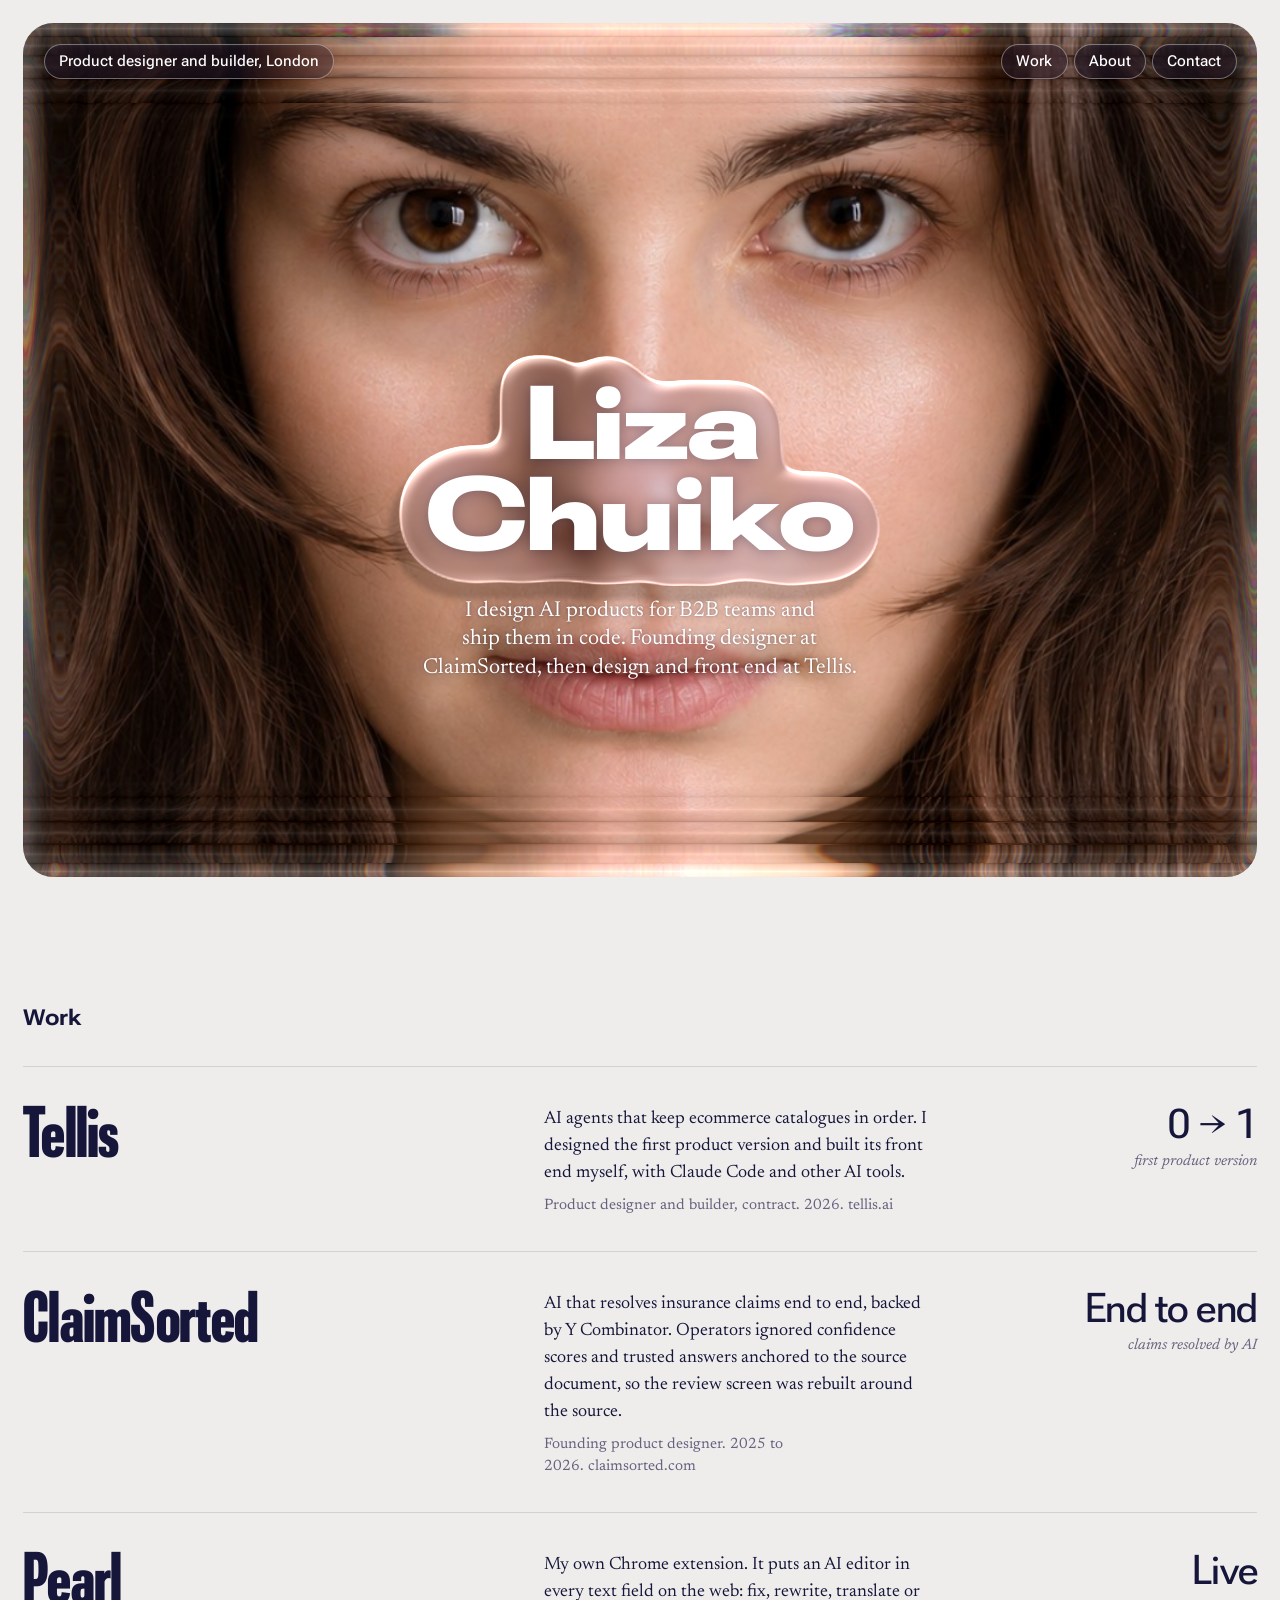
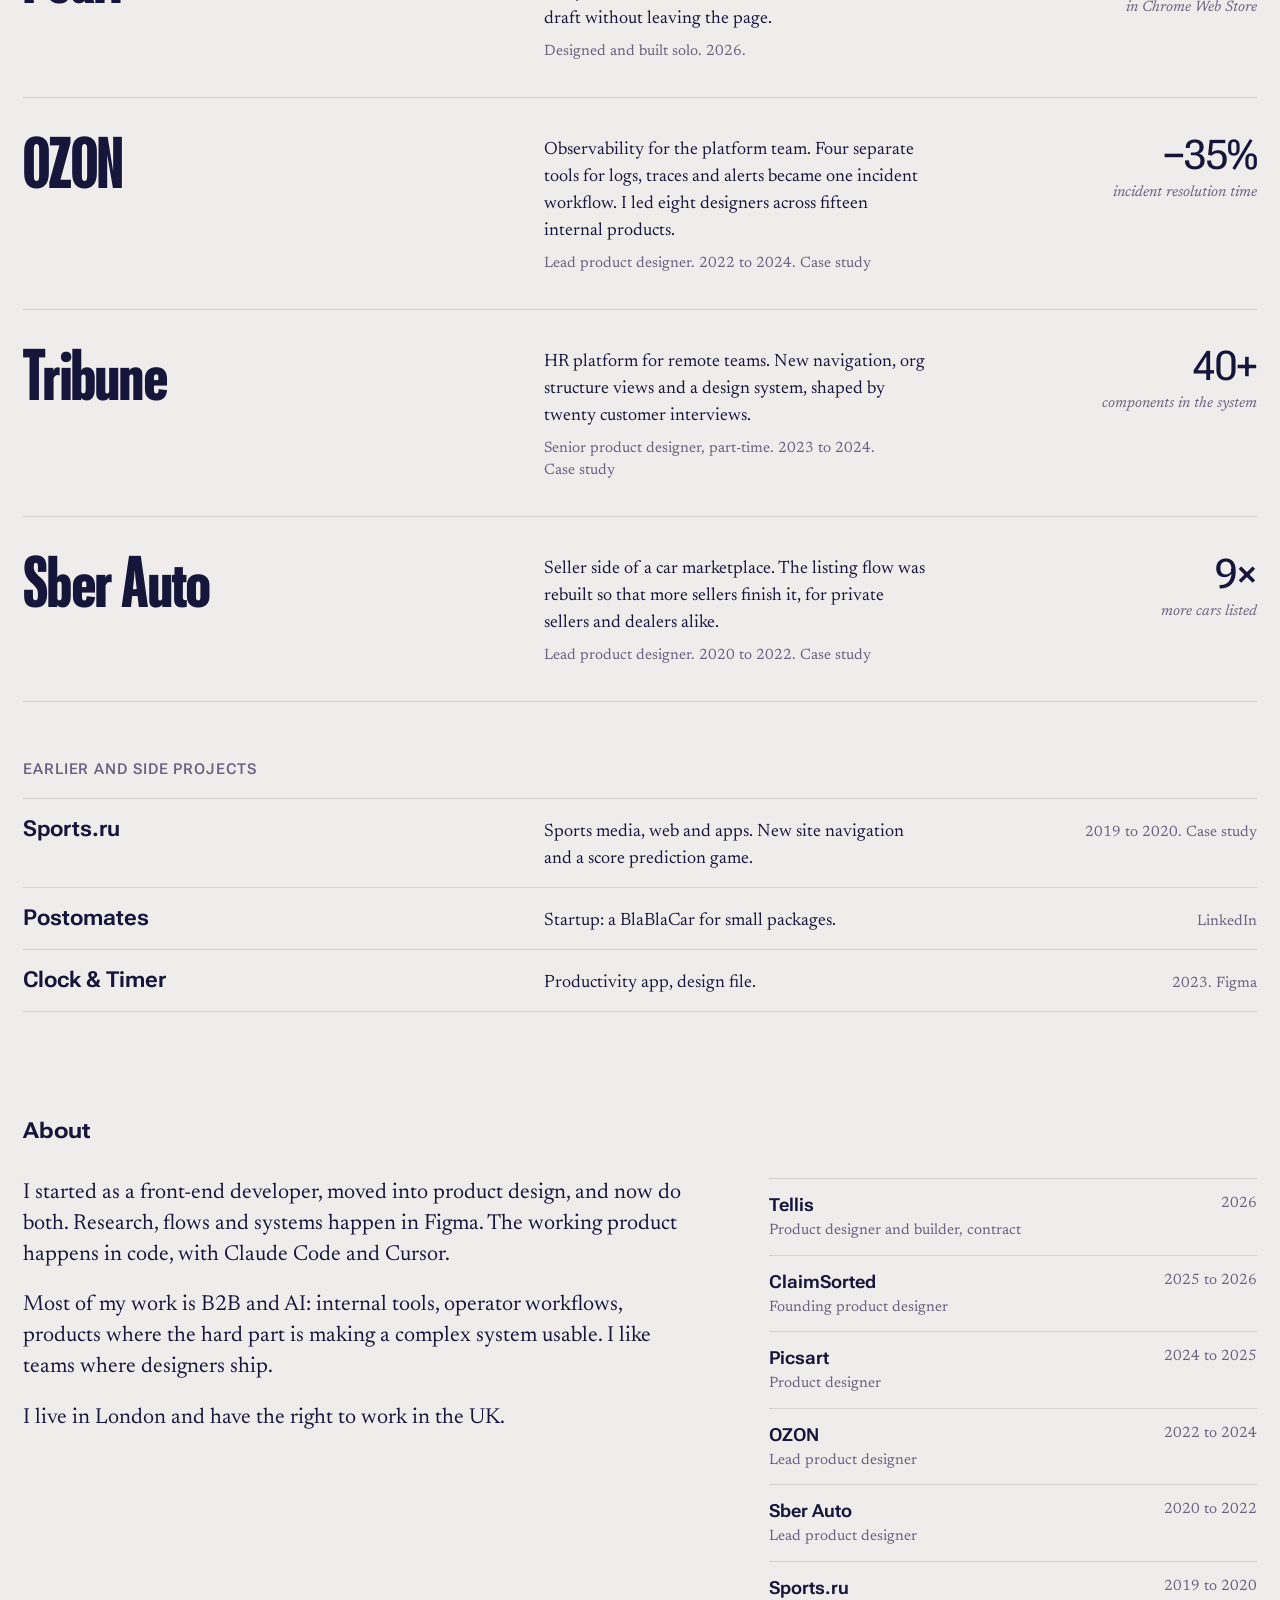
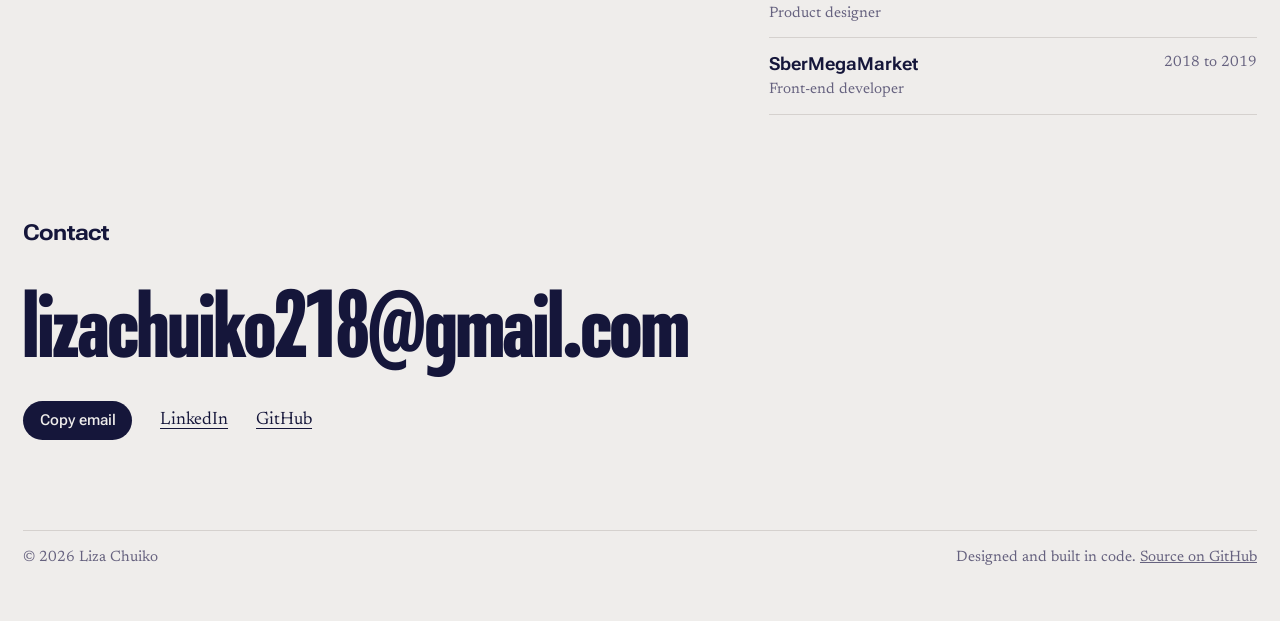
<file: index.html>
<!doctype html>
<html lang="en">
<head>
<meta charset="utf-8">
<meta name="viewport" content="width=device-width, initial-scale=1, viewport-fit=cover">
<title>Liza Chuiko Portfolio</title>
<meta name="description" content="Liza Chuiko, product designer and builder in London. AI products for B2B teams, designed and shipped in code.">
<link rel="canonical" href="https://lizachuiko.github.io/">
<meta property="og:type" content="website">
<meta property="og:url" content="https://lizachuiko.github.io/">
<meta property="og:title" content="Liza Chuiko, product designer and builder">
<meta property="og:description" content="AI products for B2B teams, designed and shipped in code. London.">
<meta property="og:image" content="https://lizachuiko.github.io/og.jpg">
<meta property="og:image:width" content="1200">
<meta property="og:image:height" content="630">
<meta name="twitter:card" content="summary_large_image">
<link rel="preconnect" href="https://fonts.googleapis.com">
<link rel="preconnect" href="https://fonts.gstatic.com" crossorigin>
<link rel="stylesheet" href="https://fonts.googleapis.com/css2?family=Newsreader:ital,opsz,wght@0,6..72,300..700;1,6..72,300..700&family=Roboto+Flex:opsz,wdth,wght@8..144,25..151,100..1000&display=swap">
<style>
  /* Layout: one inset slab of liquid glass holds the portrait and the name;
     below it the work is a ledger of wide rows whose type stretches the way the face does. */
  :root {
    --paper: #EFEDEB;
    --ink: #15163A;
    --mute: #66627F;
    --line: #D5D1CE;
    --signal: #3B2BFF;
    --on-glass: #FFFFFF;
    --glass-tint: rgba(21, 22, 58, 0.30);
    --glass-edge: rgba(255, 255, 255, 0.38);
    --plate: #15163A;
    --plate-alpha: 0.36;

    --display: "Roboto Flex", "Arial Black", "Helvetica Neue", Arial, sans-serif;
    --text: "Newsreader", "Iowan Old Style", Georgia, serif;

    --gutter: clamp(16px, 1.8vw, 28px);
    --pad-l: max(var(--gutter), env(safe-area-inset-left, 0px));
    --pad-r: max(var(--gutter), env(safe-area-inset-right, 0px));
    --step-0: 15px;
    --step-1: 18px;
    --step-2: clamp(20px, 1.7vw, 25px);
    color-scheme: light;
  }

  *, *::before, *::after { box-sizing: border-box; }
  [hidden] { display: none !important; }
  html { scroll-behavior: smooth; }
  body {
    margin: 0;
    background: var(--paper);
    color: var(--ink);
    font-family: var(--text);
    font-size: var(--step-1);
    line-height: 1.5;
    -webkit-font-smoothing: antialiased;
    overflow-x: hidden;
  }
  a { color: inherit; }
  :focus-visible { outline: 2px solid var(--signal); outline-offset: 3px; border-radius: 4px; }
  .hero :focus-visible { outline-color: var(--on-glass); }

  .wrap {
    padding-left: var(--pad-l);
    padding-right: var(--pad-r);
  }

  /* ───── Hero: the glass slab ───── */
  .hero-wrap { position: relative; padding-block: var(--gutter); }
  .hero {
    position: relative;
    height: min(calc(100svh - 2 * var(--gutter)), 105vw);
    min-height: min(540px, 105vw);
    border-radius: clamp(20px, 2.4vw, 36px);
    overflow: hidden;
    background: #CFC8C1;
    color: var(--on-glass);
    isolation: isolate;
  }
  .hero__glass, .hero__still {
    position: absolute; inset: 0;
    width: 100%; height: 100%;
    display: block;
    z-index: -1;
  }
  .hero__still { object-fit: cover; }
  .hero__top {
    position: absolute; inset: 0 0 auto 0;
    display: flex; justify-content: space-between; align-items: flex-start;
    flex-wrap: wrap; gap: 8px;
    padding: clamp(14px, 1.6vw, 24px);
  }
  .hero__nav { display: flex; gap: 6px; }
  .chip {
    display: inline-block;
    margin: 0;
    padding: 0.5em 0.95em 0.52em;
    border-radius: 999px;
    border: 1px solid var(--glass-edge);
    background: var(--glass-tint);
    -webkit-backdrop-filter: blur(14px) saturate(1.3);
    backdrop-filter: blur(14px) saturate(1.3);
    color: var(--on-glass);
    font-family: var(--display);
    font-size: var(--step-0);
    font-variation-settings: "wdth" 104, "wght" 480;
    line-height: 1.2;
    text-decoration: none;
    transition: background-color 0.2s;
  }
  a.chip:hover { background: rgba(21, 22, 58, 0.55); }

  .hero__foot {
    position: absolute;
    inset: var(--gutter) var(--pad-r) var(--gutter) var(--pad-l);
    padding: clamp(64px, 6vw, 96px) clamp(14px, 1.6vw, 24px) clamp(28px, 4vw, 64px);
    display: flex; flex-direction: column; align-items: center; justify-content: center;
    gap: clamp(16px, 1.9vw, 30px);
    text-align: center;
    translate: 0 8%;                 /* sit on the nose, below the eyes */
    color: var(--on-glass);
    pointer-events: none;
  }
  .hero__intro {
    margin: 0;
    max-width: 21em;
    font-size: var(--step-2);
    line-height: 1.32;
    text-wrap: balance;
    text-shadow: 0 1px 16px rgba(21, 22, 58, 0.5), 0 0 3px rgba(21, 22, 58, 0.3);
  }
  .hero__name {
    position: relative; isolation: isolate;
    margin: 0;
    display: grid; justify-items: center;
    white-space: nowrap;
    font-family: var(--display);
    font-size: 6vw;
    font-weight: 800;
    font-variation-settings: "wdth" 151, "wght" 820, "opsz" 144;
    letter-spacing: -0.025em;
    line-height: 0.88;
  }
  .hero__name span { display: block; }
  .hero__plate span::before { content: attr(data-w); }   /* not real text, so the name reads once */
  /* the plate: the same two words, swollen into one soft shape behind the name */
  .hero__name .hero__plate {
    position: absolute; inset: 0; z-index: -1;
    display: grid; justify-items: center;
    color: var(--plate);
    opacity: var(--plate-alpha);
    filter: url(#plate-goo);
  }
  .glass-on .hero__plate { display: none; }
  .glass-on .hero__name { text-shadow: 0 1px 14px rgba(21, 22, 58, 0.30); }
  .glass-on .hero__intro { margin-top: 0.55em; }       /* clear of the plate's lower edge */
  .hero__note { position: absolute; right: clamp(14px, 1.6vw, 24px); top: clamp(64px, 6vw, 84px); max-width: 14em; }
  @media (max-width: 760px) { .hero__note { top: 112px; right: auto; left: clamp(14px, 1.6vw, 24px); } }

  /* ───── Work ledger ───── */
  .section { padding-block: clamp(56px, 8vw, 128px) 0; }
  .section__head {
    display: grid; grid-template-columns: minmax(0, 5fr) minmax(0, 7fr);
    gap: 12px clamp(16px, 3vw, 48px);
    align-items: baseline;
    padding-bottom: clamp(20px, 2.4vw, 36px);
  }
  h2 {
    margin: 0;
    font-family: var(--display);
    font-size: var(--step-2);
    font-variation-settings: "wdth" 130, "wght" 700;
    letter-spacing: -0.005em;
  }
  .section__head p { margin: 0; color: var(--mute); max-width: 34em; text-wrap: pretty; }

  .ledger { list-style: none; margin: 0; padding: 0; border-top: 1px solid var(--line); }
  .job {
    display: grid;
    grid-template-columns: minmax(0, 5fr) minmax(0, 4fr) minmax(0, 3fr);
    gap: 10px clamp(16px, 3vw, 48px);
    align-items: start;
    padding-block: clamp(20px, 2.6vw, 38px);
    border-bottom: 1px solid var(--line);
    text-decoration: none;
  }
  .job__name {
    font-family: var(--display);
    font-size: clamp(40px, 5.6vw, 88px);
    line-height: 0.92;
    letter-spacing: -0.01em;
    font-variation-settings: "wdth" 38, "wght" 640, "opsz" 144;
    transition: font-variation-settings 0.6s cubic-bezier(0.2, 0.9, 0.25, 1.12), color 0.25s;
    white-space: nowrap;
  }
  .job:hover .job__name,
  .job:focus-visible .job__name {
    font-variation-settings: "wdth" 112, "wght" 780, "opsz" 144;
    color: var(--signal);
  }
  .job__what { min-width: 0; padding-top: 0.35em; }
  .job__what p { margin: 0; text-wrap: pretty; max-width: 30em; }
  .job__meta { color: var(--mute); font-size: var(--step-0); margin-top: 0.5em !important; }
  .job__fig { min-width: 0; text-align: right; padding-top: 0.2em; }
  .job__num {
    display: block;
    font-family: var(--display);
    font-size: clamp(26px, 3.2vw, 50px);
    line-height: 1;
    font-variation-settings: "wdth" 110, "wght" 520, "opsz" 144;
    font-variant-numeric: tabular-nums;
    letter-spacing: -0.02em;
    white-space: nowrap;
  }
  .job__label { display: block; margin-top: 0.4em; color: var(--mute); font-size: var(--step-0); font-style: italic; }

  /* smaller and earlier work: the same three columns as the ledger, in ordinary type */
  .more__h { margin: clamp(36px, 4.4vw, 64px) 0 clamp(12px, 1.4vw, 20px); font-family: var(--display); font-size: var(--step-0); font-variation-settings: "wdth" 110, "wght" 560; letter-spacing: 0.06em; text-transform: uppercase; color: var(--mute); }
  .more { list-style: none; margin: 0; padding: 0; border-top: 1px solid var(--line); }
  .more a {
    display: grid; grid-template-columns: minmax(0, 5fr) minmax(0, 4fr) minmax(0, 3fr);
    gap: 2px clamp(16px, 3vw, 48px); align-items: baseline;
    padding-block: 14px; border-bottom: 1px solid var(--line);
    text-decoration: none;
  }
  .more__name { font-family: var(--display); font-size: var(--step-2); font-variation-settings: "wdth" 112, "wght" 640; transition: color 0.25s; }
  .more a:hover .more__name, .more a:focus-visible .more__name { color: var(--signal); }
  .more__meta { color: var(--mute); font-size: var(--step-0); text-align: right; }

  /* ───── About ───── */
  .about {
    display: grid; grid-template-columns: minmax(0, 7fr) minmax(0, 5fr);
    gap: 40px clamp(24px, 5vw, 96px);
    align-items: start;
  }
  .about__text p { margin: 0 0 0.9em; font-size: var(--step-2); line-height: 1.42; max-width: 31em; text-wrap: pretty; }
  .cv { margin: 0; border-top: 1px solid var(--line); }
  .cv div {
    display: grid; grid-template-columns: minmax(0, 1fr) auto; gap: 2px 16px;
    padding-block: 12px; border-bottom: 1px solid var(--line);
  }
  .cv dt { font-family: var(--display); font-variation-settings: "wdth" 112, "wght" 640; font-size: var(--step-1); grid-column: 1; }
  .cv dd { margin: 0; color: var(--mute); font-size: var(--step-0); }
  .cv dd.years { grid-column: 2; grid-row: 1; font-variant-numeric: tabular-nums; align-self: center; }
  .cv dd.role { grid-column: 1 / -1; }

  /* ───── Contact ───── */
  .contact { padding-bottom: clamp(32px, 4vw, 56px); }
  .contact__mail {
    display: block;
    margin: 0;
    font-family: var(--display);
    font-size: clamp(30px, 7.4vw, 124px);
    line-height: 0.95;
    letter-spacing: -0.01em;
    font-variation-settings: "wdth" 36, "wght" 640, "opsz" 144;
    text-decoration: none;
    overflow-wrap: anywhere;
    transition: font-variation-settings 0.6s cubic-bezier(0.2, 0.9, 0.25, 1.12), color 0.25s;
  }
  a.contact__mail:hover { font-variation-settings: "wdth" 52, "wght" 760, "opsz" 144; color: var(--signal); }
  .contact__row {
    display: flex; flex-wrap: wrap; gap: 10px 28px; align-items: center;
    margin-top: clamp(20px, 2.4vw, 32px);
  }
  .contact__row a { text-underline-offset: 0.2em; text-decoration-thickness: 1px; }
  .contact__row a:hover { color: var(--signal); }
  .copy {
    font: inherit; font-family: var(--display); font-size: var(--step-0);
    font-variation-settings: "wdth" 104, "wght" 520;
    color: var(--paper); background: var(--ink);
    border: 0; border-radius: 999px; padding: 0.55em 1.1em 0.57em; cursor: pointer;
  }
  .copy:hover { background: var(--signal); }
  .foot {
    display: flex; flex-wrap: wrap; justify-content: space-between; gap: 8px 24px;
    margin-top: clamp(48px, 7vw, 104px);
    padding-top: 16px; border-top: 1px solid var(--line);
    color: var(--mute); font-size: var(--step-0);
  }

  @media (max-width: 760px) {
    /* phones: as tall as the photo allows. It is a landscape shot, so any taller and the eyes run off the sides */
    .hero { height: auto; min-height: 0; aspect-ratio: 16 / 25; max-height: calc(100svh - 2 * var(--gutter)); }
    .hero__foot { padding-top: 104px; padding-bottom: 20px; gap: 14px; translate: 0 6%; }
    .hero__intro { max-width: 17em; font-size: 17px; line-height: 1.3; }
    .section__head, .about { grid-template-columns: minmax(0, 1fr); }
    .job { grid-template-columns: minmax(0, 1fr); }
    .more a { grid-template-columns: minmax(0, 1fr); }
    .more__meta { text-align: left; }
    .job__name { font-size: clamp(44px, 15vw, 76px); }
    .job:hover .job__name, .job:focus-visible .job__name { font-variation-settings: "wdth" 70, "wght" 760, "opsz" 144; }
    .job__fig { text-align: left; display: flex; align-items: baseline; gap: 12px; flex-wrap: wrap; }
    .job__label { margin-top: 0; }
  }
  @media (prefers-reduced-motion: reduce) {
    html { scroll-behavior: auto; }
    .job__name, .contact__mail { transition: none; }
  }
</style>
</head>
<body>

<svg width="0" height="0" style="position:absolute" aria-hidden="true" focusable="false">
  <defs>
    <filter id="plate-goo" x="-30%" y="-45%" width="160%" height="190%" color-interpolation-filters="sRGB">
      <feGaussianBlur in="SourceGraphic" stdDeviation="16"/>
      <feColorMatrix values="1 0 0 0 0  0 1 0 0 0  0 0 1 0 0  0 0 0 30 -3"/>
    </filter>
  </defs>
</svg>

<div class="wrap hero-wrap">
  <header class="hero" id="top" data-photo="liza.jpg" data-focus="0.5 0.57" data-zoom="1.45" data-keep="0.36">
    <canvas class="hero__glass" aria-hidden="true"></canvas>

    <div class="hero__top">
      <p class="chip">Product designer and builder, London</p>
      <nav class="hero__nav" aria-label="Sections">
        <a class="chip" href="#work">Work</a>
        <a class="chip" href="#about">About</a>
        <a class="chip" href="#contact">Contact</a>
      </nav>
    </div>

    <p class="chip hero__note" hidden>Placeholder portrait. Your photo goes here.</p>
  </header>

  <div class="hero__foot">
    <h1 class="hero__name"><span class="hero__plate" aria-hidden="true"><span data-w="Liza"></span><span data-w="Chuiko"></span></span><span>Liza</span><span>Chuiko</span></h1>
    <p class="hero__intro">I design AI products for B2B teams and ship them in code. Founding designer at ClaimSorted, then design and front end at Tellis.</p>
  </div>
</div>

<main class="wrap">
  <section class="section" id="work" aria-labelledby="work-h">
    <div class="section__head">
      <h2 id="work-h">Work</h2>
    </div>

    <ul class="ledger">
      <li><a class="job" href="https://tellis.ai/" target="_blank" rel="noopener">
        <span class="job__name">Tellis</span>
        <span class="job__what">
          <p>AI agents that keep ecommerce catalogues in order. I designed the first product version and built its front end myself, with Claude Code and other AI tools.</p>
          <p class="job__meta">Product designer and builder, contract. 2026. tellis.ai</p>
        </span>
        <span class="job__fig"><span class="job__num">0 → 1</span><span class="job__label">first product version</span></span>
      </a></li>

      <li><a class="job" href="https://claimsorted.com/" target="_blank" rel="noopener">
        <span class="job__name">ClaimSorted</span>
        <span class="job__what">
          <p>AI that resolves insurance claims end to end, backed by Y Combinator. Operators ignored confidence scores and trusted answers anchored to the source document, so the review screen was rebuilt around the source.</p>
          <p class="job__meta">Founding product designer. 2025 to 2026. claimsorted.com</p>
        </span>
        <span class="job__fig"><span class="job__num">End to end</span><span class="job__label">claims resolved by AI</span></span>
      </a></li>

      <li><a class="job" href="https://chromewebstore.google.com/detail/bennnfghbaeajmjgnlncboleealmkgfk" target="_blank" rel="noopener">
        <span class="job__name">Pearl</span>
        <span class="job__what">
          <p>My own Chrome extension. It puts an AI editor in every text field on the web: fix, rewrite, translate or draft without leaving the page.</p>
          <p class="job__meta">Designed and built solo. 2026.</p>
        </span>
        <span class="job__fig"><span class="job__num">Live</span><span class="job__label">in Chrome Web Store</span></span>
      </a></li>

      <li><a class="job" href="case-ozon.html">
        <span class="job__name">OZON</span>
        <span class="job__what">
          <p>Observability for the platform team. Four separate tools for logs, traces and alerts became one incident workflow. I led eight designers across fifteen internal products.</p>
          <p class="job__meta">Lead product designer. 2022 to 2024. Case study</p>
        </span>
        <span class="job__fig"><span class="job__num">−35%</span><span class="job__label">incident resolution time</span></span>
      </a></li>

      <li><a class="job" href="case-tribune.html">
        <span class="job__name">Tribune</span>
        <span class="job__what">
          <p>HR platform for remote teams. New navigation, org structure views and a design system, shaped by twenty customer interviews.</p>
          <p class="job__meta">Senior product designer, part-time. 2023 to 2024. Case study</p>
        </span>
        <span class="job__fig"><span class="job__num">40+</span><span class="job__label">components in the system</span></span>
      </a></li>

      <li><a class="job" href="case-sberauto.html">
        <span class="job__name">Sber Auto</span>
        <span class="job__what">
          <p>Seller side of a car marketplace. The listing flow was rebuilt so that more sellers finish it, for private sellers and dealers alike.</p>
          <p class="job__meta">Lead product designer. 2020 to 2022. Case study</p>
        </span>
        <span class="job__fig"><span class="job__num">9×</span><span class="job__label">more cars listed</span></span>
      </a></li>
    </ul>
    <h3 class="more__h">Earlier and side projects</h3>
    <ul class="more">
      <li><a href="case-sports.html">
        <span class="more__name">Sports.ru</span>
        <span>Sports media, web and apps. New site navigation and a score prediction game.</span>
        <span class="more__meta">2019 to 2020. Case study</span>
      </a></li>
      <li><a href="https://www.linkedin.com/company/postomates/about/" target="_blank" rel="noopener">
        <span class="more__name">Postomates</span>
        <span>Startup: a BlaBlaCar for small packages.</span>
        <span class="more__meta">LinkedIn</span>
      </a></li>
      <li><a href="https://www.figma.com/file/zcFK0ZXOY7SRN7jhjCfYCC/Clock-%26-Timer?type=design&amp;node-id=0:1&amp;mode=design" target="_blank" rel="noopener">
        <span class="more__name">Clock &amp; Timer</span>
        <span>Productivity app, design file.</span>
        <span class="more__meta">2023. Figma</span>
      </a></li>
    </ul>
  </section>

  <section class="section" id="about" aria-labelledby="about-h">
    <div class="section__head">
      <h2 id="about-h">About</h2>
    </div>
    <div class="about">
      <div class="about__text">
        <p>I started as a front-end developer, moved into product design, and now do both. Research, flows and systems happen in Figma. The working product happens in code, with Claude Code and Cursor.</p>
        <p>Most of my work is B2B and AI: internal tools, operator workflows, products where the hard part is making a complex system usable. I like teams where designers ship.</p>
        <p>I live in London and have the right to work in the UK.</p>
      </div>
      <dl class="cv">
        <div><dt>Tellis</dt><dd class="years">2026</dd><dd class="role">Product designer and builder, contract</dd></div>
        <div><dt>ClaimSorted</dt><dd class="years">2025 to 2026</dd><dd class="role">Founding product designer</dd></div>
        <div><dt>Picsart</dt><dd class="years">2024 to 2025</dd><dd class="role">Product designer</dd></div>
        <div><dt>OZON</dt><dd class="years">2022 to 2024</dd><dd class="role">Lead product designer</dd></div>
        <div><dt>Sber Auto</dt><dd class="years">2020 to 2022</dd><dd class="role">Lead product designer</dd></div>
        <div><dt>Sports.ru</dt><dd class="years">2019 to 2020</dd><dd class="role">Product designer</dd></div>
        <div><dt>SberMegaMarket</dt><dd class="years">2018 to 2019</dd><dd class="role">Front-end developer</dd></div>
      </dl>
    </div>
  </section>

  <section class="section contact" id="contact" aria-labelledby="contact-h">
    <div class="section__head">
      <h2 id="contact-h">Contact</h2>
    </div>
    <a class="contact__mail" id="mail" href="mailto:lizachuiko218@gmail.com">lizachuiko218@gmail.com</a>
    <div class="contact__row">
      <button class="copy" id="copy-mail" type="button">Copy email</button>
      <a href="https://www.linkedin.com/in/elizaveta-chuiko-1a038ab4/" target="_blank" rel="noopener">LinkedIn</a>
      <a href="https://github.com/Lizachuiko" target="_blank" rel="noopener">GitHub</a>
    </div>
    <div class="foot">
      <span>© 2026 Liza Chuiko</span>
      <span>Designed and built in code. <a href="https://github.com/Lizachuiko/Lizachuiko.github.io" target="_blank" rel="noopener">Source on GitHub</a></span>
    </div>
  </section>
</main>

<script>
(() => {
  const hero = document.querySelector('.hero');
  const stage = hero.parentElement;
  const canvas = hero.querySelector('.hero__glass');
  const note = hero.querySelector('.hero__note');
  const reduce = matchMedia('(prefers-reduced-motion: reduce)').matches;

  /* ── Name: two lines in the middle of the slab, on a plate that hugs the letters ── */
  const nameEl = stage.querySelector('.hero__name');
  const words = [...nameEl.querySelectorAll(':scope > span:not(.hero__plate)')];
  const plateBlur = document.querySelector('#plate-goo feGaussianBlur');
  let onName = () => {};                                    // set once the shader is up
  function fitName() {
    const foot = nameEl.parentElement;
    const cs = getComputedStyle(foot);
    const room = foot.clientWidth - parseFloat(cs.paddingLeft) - parseFloat(cs.paddingRight);
    nameEl.style.fontSize = '100px';
    const widest = Math.max(...words.map(w => w.getBoundingClientRect().width));
    const share = room < 700 ? 0.6 : 0.36;                   // the longer word takes this much of the slab
    const size = Math.min(132, 100 * room * share / widest);
    if (isFinite(size) && size > 0) {
      nameEl.style.fontSize = size + 'px';
      plateBlur.setAttribute('stdDeviation', (size * 0.2).toFixed(2));   // plate swells by about a quarter of an em
    }
    onName();
  }
  fitName();
  if (document.fonts && document.fonts.ready) document.fonts.ready.then(fitName);
  addEventListener('resize', fitName);

  /* ── Copy email ── */
  const copyBtn = document.getElementById('copy-mail');
  copyBtn.addEventListener('click', () => {
    const mail = document.getElementById('mail');
    const done = () => { copyBtn.textContent = 'Copied'; setTimeout(() => (copyBtn.textContent = 'Copy email'), 1800); };
    const select = () => { const r = document.createRange(); r.selectNodeContents(mail); const s = getSelection(); s.removeAllRanges(); s.addRange(r); };
    try { navigator.clipboard.writeText(mail.textContent).then(done, select); } catch (e) { select(); }
  });

  /* ── Portrait source: the photo if set, otherwise a drawn stand-in ── */
  function drawStandIn() {
    const c = document.createElement('canvas'); c.width = 1200; c.height = 1500;
    const x = c.getContext('2d');
    const ell = (cx, cy, rx, ry) => { x.beginPath(); x.ellipse(cx, cy, rx, ry, 0, 0, Math.PI * 2); x.fill(); };
    let g = x.createLinearGradient(0, 0, 0, 1500);
    g.addColorStop(0, '#C3CEE4'); g.addColorStop(1, '#E6E9F1');
    x.fillStyle = g; x.fillRect(0, 0, 1200, 1500);
    // hair, back
    x.fillStyle = '#3B2A25';
    ell(600, 640, 440, 560);
    x.beginPath(); x.moveTo(170, 640); x.bezierCurveTo(130, 1100, 150, 1400, 210, 1500);
    x.lineTo(990, 1500); x.bezierCurveTo(1050, 1400, 1070, 1100, 1030, 640); x.closePath(); x.fill();
    // strands
    let seed = 7; const rnd = () => (seed = (seed * 16807) % 2147483647) / 2147483647;
    x.lineWidth = 3;
    for (let i = 0; i < 150; i++) {
      const sx = 170 + rnd() * 860, lean = (sx - 600) * 0.12;
      x.strokeStyle = `rgba(${150 + rnd() * 60 | 0},${105 + rnd() * 40 | 0},${85 + rnd() * 30 | 0},${0.10 + rnd() * 0.22})`;
      x.beginPath(); x.moveTo(sx - lean, 120 + rnd() * 200);
      x.bezierCurveTo(sx + lean * 0.4, 600, sx + lean, 1100, sx + lean * 1.2, 1500); x.stroke();
    }
    // shoulders
    x.fillStyle = '#1D1F52';
    x.beginPath(); x.moveTo(120, 1500); x.bezierCurveTo(190, 1290, 420, 1255, 600, 1255);
    x.bezierCurveTo(780, 1255, 1010, 1290, 1080, 1500); x.closePath(); x.fill();
    // neck
    x.fillStyle = '#E0A68C';
    x.beginPath(); x.moveTo(478, 1000); x.lineTo(722, 1000); x.lineTo(742, 1285);
    x.quadraticCurveTo(600, 1365, 458, 1285); x.closePath(); x.fill();
    // face
    g = x.createRadialGradient(600, 660, 60, 600, 700, 420);
    g.addColorStop(0, '#F8D3BD'); g.addColorStop(1, '#ECB398');
    x.fillStyle = g; ell(600, 700, 300, 400);
    // cheeks
    for (const cx of [415, 785]) {
      g = x.createRadialGradient(cx, 850, 0, cx, 850, 110);
      g.addColorStop(0, 'rgba(238,128,120,0.38)'); g.addColorStop(1, 'rgba(238,128,120,0)');
      x.fillStyle = g; ell(cx, 850, 110, 110);
    }
    // hair, front
    x.fillStyle = '#3B2A25';
    x.beginPath(); x.moveTo(282, 720); x.bezierCurveTo(262, 370, 520, 262, 650, 296);
    x.bezierCurveTo(830, 286, 946, 420, 918, 720); x.bezierCurveTo(900, 560, 820, 446, 650, 408);
    x.bezierCurveTo(520, 470, 336, 530, 282, 720); x.fill();
    // brows
    x.strokeStyle = '#3B2A25'; x.lineWidth = 17; x.lineCap = 'round';
    x.beginPath(); x.moveTo(420, 624); x.quadraticCurveTo(486, 588, 552, 612); x.stroke();
    x.beginPath(); x.moveTo(648, 612); x.quadraticCurveTo(714, 588, 780, 624); x.stroke();
    // eyes
    for (const cx of [486, 714]) {
      x.fillStyle = '#FBF7F2'; ell(cx, 688, 64, 31);
      x.fillStyle = '#6A4330'; ell(cx, 688, 29, 29);
      x.fillStyle = '#170F0D'; ell(cx, 688, 13, 13);
      x.fillStyle = '#FFFFFF'; ell(cx - 9, 679, 6, 6);
      x.strokeStyle = '#3B2A25'; x.lineWidth = 7;
      x.beginPath(); x.moveTo(cx - 68, 690); x.quadraticCurveTo(cx, 644, cx + 68, 690); x.stroke();
    }
    // nose
    x.strokeStyle = '#D29378'; x.lineWidth = 10;
    x.beginPath(); x.moveTo(596, 716); x.quadraticCurveTo(566, 836, 578, 862);
    x.quadraticCurveTo(600, 884, 632, 864); x.stroke();
    // lips
    x.fillStyle = '#C4625C';
    x.beginPath(); x.moveTo(498, 962); x.quadraticCurveTo(560, 924, 600, 946);
    x.quadraticCurveTo(640, 924, 702, 962); x.quadraticCurveTo(600, 986, 498, 962); x.fill();
    x.fillStyle = '#D67B72';
    x.beginPath(); x.moveTo(498, 962); x.quadraticCurveTo(600, 1050, 702, 962);
    x.quadraticCurveTo(600, 986, 498, 962); x.fill();
    // grain
    const im = x.getImageData(0, 0, 1200, 1500), d = im.data;
    for (let i = 0; i < d.length; i += 4) { const n = (rnd() - 0.5) * 16; d[i] += n; d[i + 1] += n; d[i + 2] += n; }
    x.putImageData(im, 0, 0);
    return c;
  }

  function loadPortrait() {
    const src = hero.dataset.photo;
    return new Promise(resolve => {
      const standIn = () => { note.hidden = false; resolve(drawStandIn()); };
      if (!src) return standIn();
      const img = new Image();
      img.onload = () => {
        // keep the texture under 2400px on the long side
        const k = Math.min(1, 2400 / Math.max(img.naturalWidth, img.naturalHeight));
        const c = document.createElement('canvas');
        c.width = Math.round(img.naturalWidth * k); c.height = Math.round(img.naturalHeight * k);
        c.getContext('2d').drawImage(img, 0, 0, c.width, c.height);
        resolve(c);
      };
      img.onerror = standIn;
      img.src = src;
    });
  }

  /* ── Liquid glass: one fragment shader over the portrait ── */
  const VERT = 'attribute vec2 a; varying vec2 vUv; void main(){ vUv = a * 0.5 + 0.5; gl_Position = vec4(a, 0.0, 1.0); }';
  const FRAG = `
    precision highp float;
    varying vec2 vUv;
    uniform sampler2D uTex, uPlate;
    uniform vec2 uRes, uScale, uFocus, uM, uVel;
    uniform float uT, uAmt, uRad, uGlass;

    float slab(vec2 px) {
      vec2 h = uRes * 0.5;
      vec2 q = abs(px - h) - (h - uRad);
      return length(max(q, 0.0)) + min(max(q.x, q.y), 0.0) - uRad;
    }
    vec3 portrait(vec2 p) {
      vec2 q = clamp((p - 0.5) * uScale + uFocus, 0.001, 0.999);
      return texture2D(uTex, q).rgb;
    }
    vec3 frosted(vec2 p) {
      vec2 q = clamp((p - 0.5) * uScale + uFocus, 0.001, 0.999);
      return texture2D(uTex, q, 2.2).rgb;
    }
    void main() {
      vec2 uv = vUv;
      vec2 p = uv;

      // a roll of glass lying across the face. It follows the pointer up and down
      // and stretches height only: tall in the middle, pressed together at its shoulders.
      float c = mix(0.27, 0.73, smoothstep(0.0, 1.0, uM.y));
      float dy = uv.y - c;
      float g = exp(-0.5 * dy * dy / (0.205 * 0.205));
      float dx = uv.x - mix(0.5, uM.x, 0.4);
      float across = 0.44 + 0.56 * exp(-dx * dx / 0.30);     // the roll is thickest where the pointer is
      p.y -= dy * 0.67 * uAmt * g * across;

      // the liquid lags behind the pointer, and never sits quite still
      p.y -= uVel.y * g * 0.16;
      p.y += uAmt * 0.0028 * (0.4 + g) * sin(uv.x * 7.0 + uT * 0.8);

      // reeded edges: the top and bottom of the slab are cut into ribs, each one a small lens
      float zone = 0.125;
      float eb = uv.y / zone, et = (1.0 - uv.y) / zone;
      float e1 = min(eb, et);
      float crest = 0.0, groove = 0.0;
      if (e1 < 1.0) {
        float t = pow(max(e1, 0.0005), 0.78) * 5.0;             // ribs thin out toward the edge
        float f = fract(t) - 0.5;
        float w = zone * pow(max(e1, 0.02), 0.22) / 3.9;
        float fade = smoothstep(1.0, 0.5, e1);
        p.y += (eb < et ? 1.0 : -1.0) * f * w * 1.35 * fade;       // the edges are part of the slab, always there
        float h = 1.0 - abs(f) * 2.0;
        crest = pow(h, 5.0) * fade;
        groove = pow(1.0 - h, 7.0) * fade;
      }

      // the thick rim of the slab bends the picture inward
      vec2 px = uv * uRes;
      float d = slab(px);
      float w2 = min(uRes.x, uRes.y) * 0.075;
      float e = smoothstep(-w2, 0.0, d);
      // only near the edge: in the middle of the slab the distance field has no direction,
      // and asking for one there gave stray lines of broken pixels
      if (e > 0.0) {
        vec2 gr = vec2(slab(px + vec2(1.0, 0.0)) - d, slab(px + vec2(0.0, 1.0)) - d);
        float gm = length(gr);
        if (gm > 1e-3) p -= (gr / gm) * e * e * e * (w2 * 1.5) / uRes;
      }

      // the name plate: a thick pebble of glass lying on the picture. uPlate is its height,
      // 0 outside, 1 on the flat top; the letters sit on it as plain type.
      float H = texture2D(uPlate, uv).r * uGlass;
      float inside = smoothstep(0.46, 0.54, H);
      float bevel = 0.0;
      vec2 gN = vec2(0.0);
      if (H > 0.01) {
        vec2 st = 3.0 / uRes;
        gN = vec2(texture2D(uPlate, uv + vec2(st.x, 0.0)).r - texture2D(uPlate, uv - vec2(st.x, 0.0)).r,
                  texture2D(uPlate, uv + vec2(0.0, st.y)).r - texture2D(uPlate, uv - vec2(0.0, st.y)).r);
        float glen = length(gN);
        gN = glen > 1e-4 ? gN / glen : vec2(0.0);                    // points up the slope, into the plate
        bevel = inside * (1.0 - smoothstep(0.5, 0.97, H));       // the rounded shoulder
        p += gN * bevel * bevel * 0.085 * vec2(uRes.y / uRes.x, 1.0);   // the shoulder is a lens
      }

      // dispersion grows with the amount of bending
      vec2 off = (p - uv) * 0.07;
      off *= min(1.0, 0.0045 / (length(off) + 1e-5));
      vec3 col = vec3(portrait(p + off).r, portrait(p).g, portrait(p - off).b);

      // light in the glass
      float sh = 4.0 * g * (1.0 - g);                                        // the roll's shoulders
      col += sh * 0.085 * uAmt * across * smoothstep(-0.03, 0.12, dy);       // upper one catches the light
      col *= 1.0 - sh * 0.07 * uAmt * across * smoothstep(0.03, -0.12, dy);  // lower one sits in shade
      float streak = exp(-pow((dy - 0.27) / 0.022, 2.0));                       // soft glint along the upper shoulder
      col += streak * 0.06 * uAmt * across * across;
      col += crest * 0.09 - groove * 0.08;
      col += pow(e, 5.0) * 0.24;                                             // rim

      if (H > 0.01) {
        // frost: what lies under the plate goes soft, a little deeper and cooler
        vec2 ar = vec2(uRes.y / uRes.x, 1.0) * 0.011;
        vec3 fr = frosted(p);
        for (int i = 0; i < 6; i++) {
          float a = float(i) * 1.0472;
          fr += frosted(p + vec2(cos(a), sin(a)) * ar);
        }
        fr /= 7.0;
        vec3 body = fr * vec3(0.84, 0.85, 0.90) + vec3(0.03, 0.03, 0.045);
        col = mix(col, body, inside * 0.92);
        // light from the upper left: bright shoulder facing it, a thinner glow on the far side
        vec2 L = normalize(vec2(-0.45, 0.89));
        float lit = max(dot(-gN, L), 0.0), back = max(dot(gN, L), 0.0);
        col += bevel * (0.62 * lit * lit + 0.24 * back * back * back);
        col *= 1.0 - bevel * 0.16 * back * (1.0 - back);
        float edge = inside * (1.0 - smoothstep(0.54, 0.64, H));               // hairline at the very edge
        col += edge * (0.14 + 0.34 * lit + 0.10 * back);
        // the plate's own shadow on the picture below it
        float Hs = texture2D(uPlate, uv + vec2(0.006, 0.016)).r * uGlass;
        col *= 1.0 - smoothstep(0.2, 0.62, Hs) * (1.0 - inside) * 0.2;
      }
      gl_FragColor = vec4(col, 1.0);
    }`;

  const gl = canvas.getContext('webgl', { antialias: false, alpha: false, powerPreference: 'high-performance' });

  function still(source) {
    // no WebGL: show the portrait as a plain picture
    const img = document.createElement('img');
    img.className = 'hero__still'; img.alt = '';
    img.src = source.toDataURL('image/jpeg', 0.9);
    canvas.replaceWith(img);
  }

  loadPortrait().then(source => {
    if (!gl) return still(source);

    const sh = (type, src) => { const s = gl.createShader(type); gl.shaderSource(s, src); gl.compileShader(s); return s; };
    const prog = gl.createProgram();
    gl.attachShader(prog, sh(gl.VERTEX_SHADER, VERT));
    gl.attachShader(prog, sh(gl.FRAGMENT_SHADER, FRAG));
    gl.linkProgram(prog);
    if (!gl.getProgramParameter(prog, gl.LINK_STATUS)) return still(source);
    gl.useProgram(prog);

    gl.bindBuffer(gl.ARRAY_BUFFER, gl.createBuffer());
    gl.bufferData(gl.ARRAY_BUFFER, new Float32Array([-1, -1, 3, -1, -1, 3]), gl.STATIC_DRAW);
    const loc = gl.getAttribLocation(prog, 'a');
    gl.enableVertexAttribArray(loc);
    gl.vertexAttribPointer(loc, 2, gl.FLOAT, false, 0, 0);

    gl.pixelStorei(gl.UNPACK_FLIP_Y_WEBGL, true);
    gl.bindTexture(gl.TEXTURE_2D, gl.createTexture());
    // power-of-two copy so the squeezed edges can use mipmaps instead of shimmering
    const pot = n => Math.min(2048, Math.pow(2, Math.ceil(Math.log2(n))));
    const texel = document.createElement('canvas');
    texel.width = pot(source.width); texel.height = pot(source.height);
    texel.getContext('2d').drawImage(source, 0, 0, texel.width, texel.height);
    gl.texImage2D(gl.TEXTURE_2D, 0, gl.RGB, gl.RGB, gl.UNSIGNED_BYTE, texel);
    gl.generateMipmap(gl.TEXTURE_2D);
    gl.texParameteri(gl.TEXTURE_2D, gl.TEXTURE_MIN_FILTER, gl.LINEAR_MIPMAP_LINEAR);
    gl.texParameteri(gl.TEXTURE_2D, gl.TEXTURE_MAG_FILTER, gl.LINEAR);
    gl.texParameteri(gl.TEXTURE_2D, gl.TEXTURE_WRAP_S, gl.CLAMP_TO_EDGE);
    gl.texParameteri(gl.TEXTURE_2D, gl.TEXTURE_WRAP_T, gl.CLAMP_TO_EDGE);

    const U = {};
    for (const n of ['uRes', 'uScale', 'uFocus', 'uM', 'uVel', 'uT', 'uAmt', 'uRad', 'uPlate', 'uGlass']) U[n] = gl.getUniformLocation(prog, n);

    const focusIn = (hero.dataset.focus || '0.5 0.45').split(/\s+/).map(Number);
    const zoom = Number(hero.dataset.zoom) || 1;
    const keep = Number(hero.dataset.keep) || 0;          // share of the photo's width that must stay in view
    const imgAsp = source.width / source.height;

    function resize() {
      const dpr = Math.min(devicePixelRatio || 1, 2);
      const w = Math.max(1, Math.round(hero.clientWidth * dpr)), h = Math.max(1, Math.round(hero.clientHeight * dpr));
      if (canvas.width !== w || canvas.height !== h) { canvas.width = w; canvas.height = h; }
      gl.viewport(0, 0, w, h);
      const asp = w / h;
      let sx = 1, sy = 1;
      if (asp > imgAsp) sy = imgAsp / asp; else sx = asp / imgAsp;
      // crop in on the face, but never tighter than `keep` of the photo's width (narrow screens)
      const z = Math.max(1, keep ? Math.min(zoom, sx / keep) : zoom);
      sx /= z; sy /= z;
      const fx = Math.min(1 - sx / 2, Math.max(sx / 2, focusIn[0]));
      const fy = Math.min(1 - sy / 2, Math.max(sy / 2, 1 - focusIn[1]));
      gl.uniform2f(U.uRes, w, h);
      gl.uniform2f(U.uScale, sx, sy);
      gl.uniform2f(U.uFocus, fx, fy);
      gl.uniform1f(U.uRad, parseFloat(getComputedStyle(hero).borderTopLeftRadius) * dpr);
    }

    // the name plate's height map: the two words, swollen and softened, drawn where the type stands
    const plateCv = document.createElement('canvas'), pc = plateCv.getContext('2d');
    const plateTex = gl.createTexture();
    gl.uniform1i(U.uPlate, 1);
    function buildPlate() {
      const r = hero.getBoundingClientRect();
      if (!r.width || !r.height) return;
      const s = Math.min(1, 1000 / r.width);
      const w = Math.max(2, Math.round(r.width * s)), h = Math.max(2, Math.round(r.height * s));
      plateCv.width = w; plateCv.height = h;
      const fs = parseFloat(getComputedStyle(nameEl).fontSize) * s;
      pc.fillStyle = '#000'; pc.fillRect(0, 0, w, h);
      pc.font = `820 extra-expanded ${fs}px "Roboto Flex", "Arial Black", sans-serif`;
      pc.textBaseline = 'alphabetic'; pc.lineJoin = 'round';
      pc.lineWidth = fs * 0.6;                                // how far the plate swells past the letters
      pc.fillStyle = pc.strokeStyle = '#fff';
      // drawn off to the left; only the blurred shadow lands on the canvas, which softens the edge
      const OFF = w * 3;
      pc.shadowColor = '#fff'; pc.shadowBlur = fs * 0.2; pc.shadowOffsetX = OFF; pc.shadowOffsetY = 0;
      for (const word of words) {
        const b = word.getBoundingClientRect(), txt = word.textContent;
        const m = pc.measureText(txt);
        const asc = m.fontBoundingBoxAscent || fs * 0.93, desc = m.fontBoundingBoxDescent || fs * 0.24;
        pc.save();
        pc.translate((b.left - r.left) * s - OFF, (b.top - r.top) * s + (b.height * s - asc - desc) / 2 + asc);
        pc.scale(b.width * s / m.width, 1);                  // match the width the page gave the word
        pc.strokeText(txt, 0, 0); pc.fillText(txt, 0, 0);
        pc.restore();
      }
      gl.activeTexture(gl.TEXTURE1);
      gl.bindTexture(gl.TEXTURE_2D, plateTex);
      gl.texImage2D(gl.TEXTURE_2D, 0, gl.LUMINANCE, gl.LUMINANCE, gl.UNSIGNED_BYTE, plateCv);
      gl.texParameteri(gl.TEXTURE_2D, gl.TEXTURE_MIN_FILTER, gl.LINEAR);
      gl.texParameteri(gl.TEXTURE_2D, gl.TEXTURE_MAG_FILTER, gl.LINEAR);
      gl.texParameteri(gl.TEXTURE_2D, gl.TEXTURE_WRAP_S, gl.CLAMP_TO_EDGE);
      gl.texParameteri(gl.TEXTURE_2D, gl.TEXTURE_WRAP_T, gl.CLAMP_TO_EDGE);
      gl.activeTexture(gl.TEXTURE0);
      gl.uniform1f(U.uGlass, 1);
      stage.classList.add('glass-on');
    }

    // pointer, with the weight of a liquid
    // the glass only bends the portrait while a mouse is over it; otherwise the photo is left as it is
    const pos = { x: 0.5, y: 0.56 }, vel = { x: 0, y: 0 }, target = { x: 0.5, y: 0.56 };
    let amt = 0, amtTo = 0, t = 0, last = performance.now(), running = false, raf = 0;
    const K = 38, C = reduce ? 12.4 : 7.5;

    stage.addEventListener('pointermove', e => {
      if (e.pointerType === 'touch') return;                // a finger is scrolling, not pointing
      const r = hero.getBoundingClientRect();
      target.x = (e.clientX - r.left) / r.width;
      target.y = 1 - (e.clientY - r.top) / r.height;
      if (amt < 0.02) { pos.x = target.x; pos.y = target.y; vel.x = vel.y = 0; }   // the roll swells up under the pointer
      amtTo = 1;
      kick();
    });
    const release = () => { amtTo = 0; kick(); };
    stage.addEventListener('pointerleave', e => { if (e.pointerType !== 'touch') release(); });
    document.addEventListener('mouseleave', release);       // the pointer left the window altogether
    addEventListener('blur', release);

    // Phones have nothing to hover with. There the roll of glass hangs at eye level on the screen and
    // the portrait slides under it as the page scrolls; a touch pulls it under the finger for a moment.
    const touchUI = matchMedia('(hover: none), (pointer: coarse)').matches || /[?&]touch\b/.test(location.search);
    if (touchUI) {
      let held = false, letGo = 0, intro = !reduce;
      const atTop = () => scrollY <= 8;
      const follow = () => {
        if (held || reduce) return;
        const r = hero.getBoundingClientRect();
        if (atTop() || r.bottom < 0) { if (!intro) release(); return; }   // browsers fire a scroll event on load
        intro = false;
        target.x = 0.5;
        target.y = Math.min(1, Math.max(0, 1 - (innerHeight * 0.42 - r.top) / r.height));
        amtTo = 1; kick();
      };
      addEventListener('scroll', follow, { passive: true });
      const touch = e => {
        if (e.pointerType !== 'touch') return;
        const r = hero.getBoundingClientRect();
        target.x = (e.clientX - r.left) / r.width;
        target.y = 1 - (e.clientY - r.top) / r.height;
        if (amt < 0.02) { pos.x = target.x; pos.y = target.y; vel.x = vel.y = 0; }
        held = true; intro = false; amtTo = 1; clearTimeout(letGo); kick();
      };
      const lift = e => {
        if (e.pointerType !== 'touch' || !held) return;
        held = false; clearTimeout(letGo);
        letGo = setTimeout(() => (atTop() ? release() : follow()), 1300);
      };
      stage.addEventListener('pointerdown', touch);
      stage.addEventListener('pointermove', e => { if (held) touch(e); });
      stage.addEventListener('pointerup', lift);
      stage.addEventListener('pointercancel', lift);
      // on opening, pass the roll over the face once to show what the glass does, then leave the photo alone
      if (intro) {
        pos.y = 0.98; target.y = 0.36; amtTo = 1;
        letGo = setTimeout(() => { intro = false; if (!held) (atTop() ? release() : follow()); }, 2200);
      }
    }

    function draw() {
      gl.uniform2f(U.uM, pos.x, pos.y);
      gl.uniform2f(U.uVel, Math.max(-0.05, Math.min(0.05, vel.x * 0.06)), Math.max(-0.05, Math.min(0.05, vel.y * 0.06)));
      gl.uniform1f(U.uT, t);
      gl.uniform1f(U.uAmt, amt);
      gl.drawArrays(gl.TRIANGLES, 0, 3);
    }
    function frame(now) {
      const dt = Math.min((now - last) / 1000, 0.05); last = now;
      if (!reduce) t += dt;
      for (const ax of ['x', 'y']) {
        vel[ax] += ((target[ax] - pos[ax]) * K - vel[ax] * C) * dt;
        pos[ax] += vel[ax] * dt;
      }
      amt += (amtTo - amt) * Math.min(1, dt * (amtTo > amt ? 4.0 : 2.6));
      draw();
      const settled = Math.abs(target.x - pos.x) + Math.abs(target.y - pos.y) + Math.abs(vel.x) + Math.abs(vel.y) + Math.abs(amtTo - amt) < 0.002;
      raf = running && !settled ? requestAnimationFrame(frame) : 0;
    }
    function kick() { if (!raf && running) { last = performance.now(); raf = requestAnimationFrame(frame); } }

    let onScreen = true;
    const sync = () => { running = onScreen && !document.hidden; kick(); };
    if ('IntersectionObserver' in window) {
      new IntersectionObserver(es => { onScreen = es[0].isIntersecting; sync(); }).observe(hero);
    }
    document.addEventListener('visibilitychange', sync);
    addEventListener('resize', () => { resize(); buildPlate(); if (!raf) draw(); });
    onName = () => { buildPlate(); if (!raf) draw(); };

    resize();
    buildPlate();
    draw();
    sync();
  });
})();
</script>
</body>
</html>
</file>
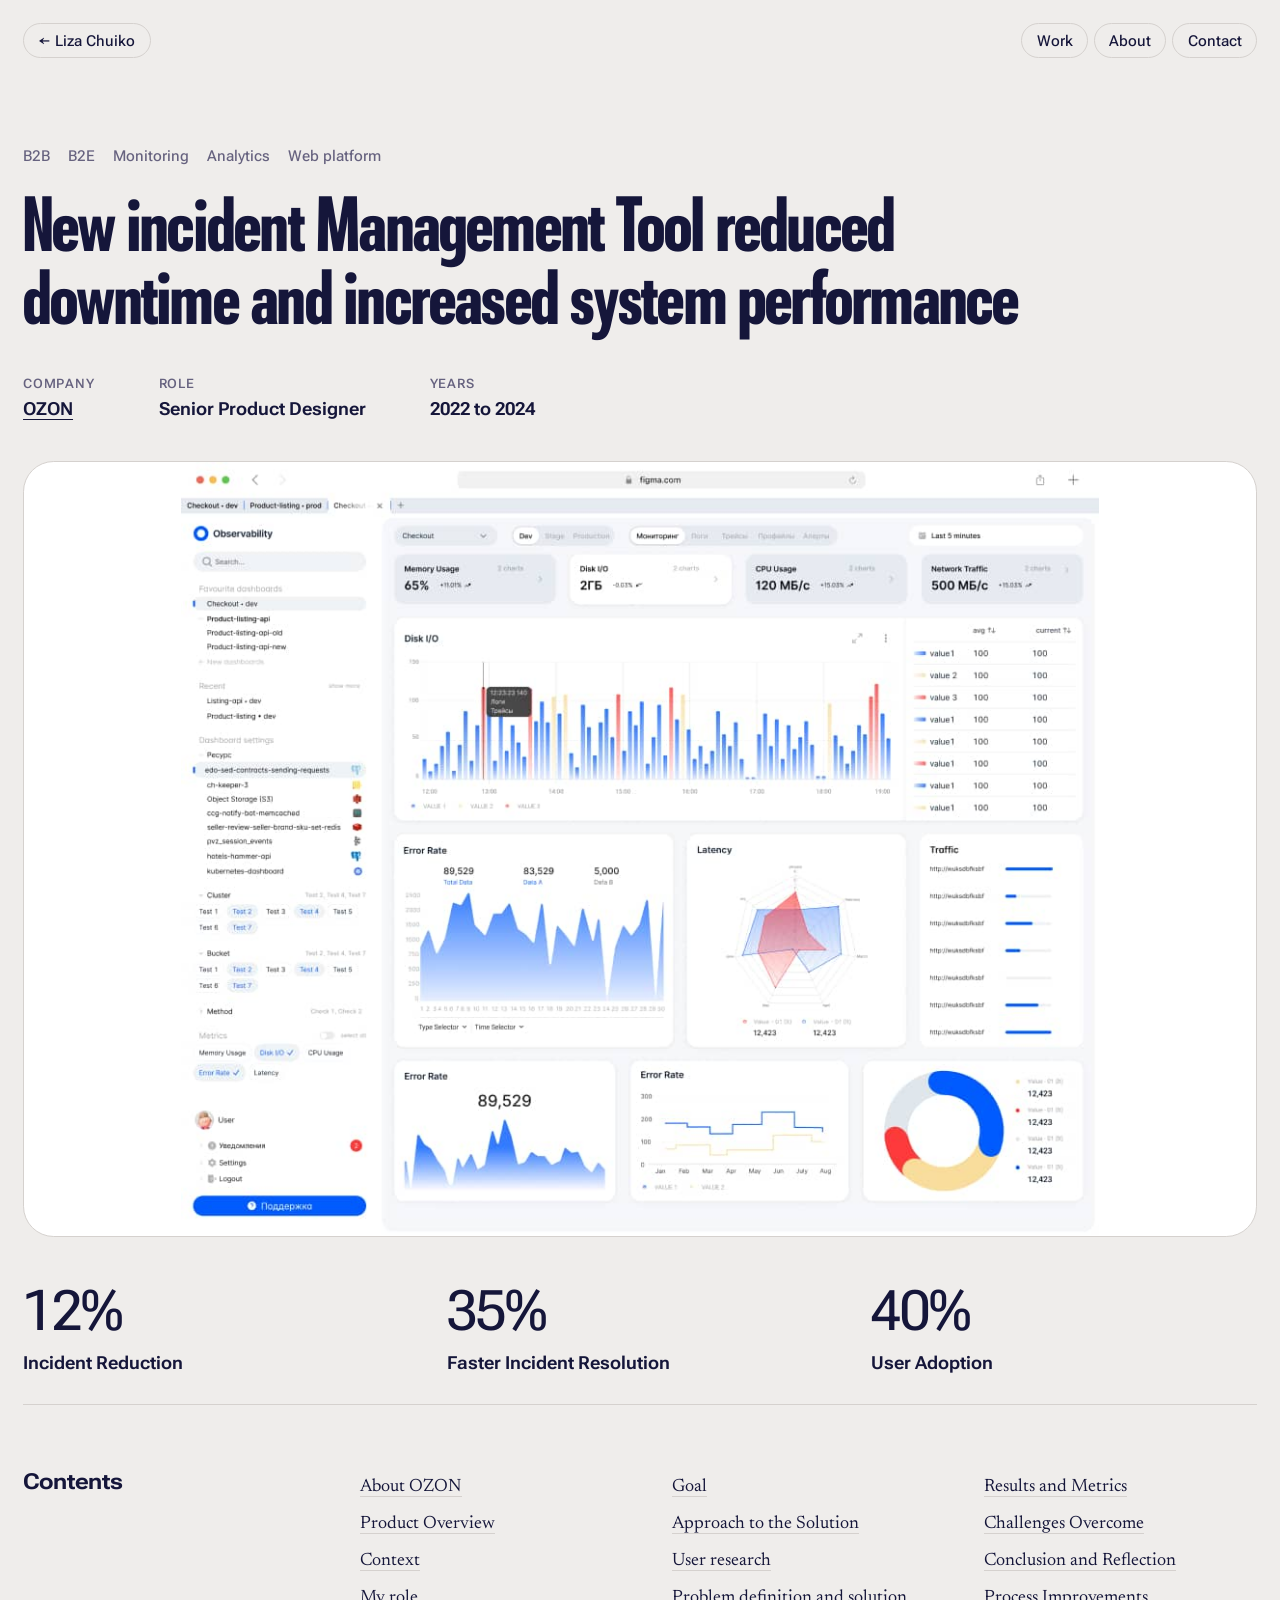
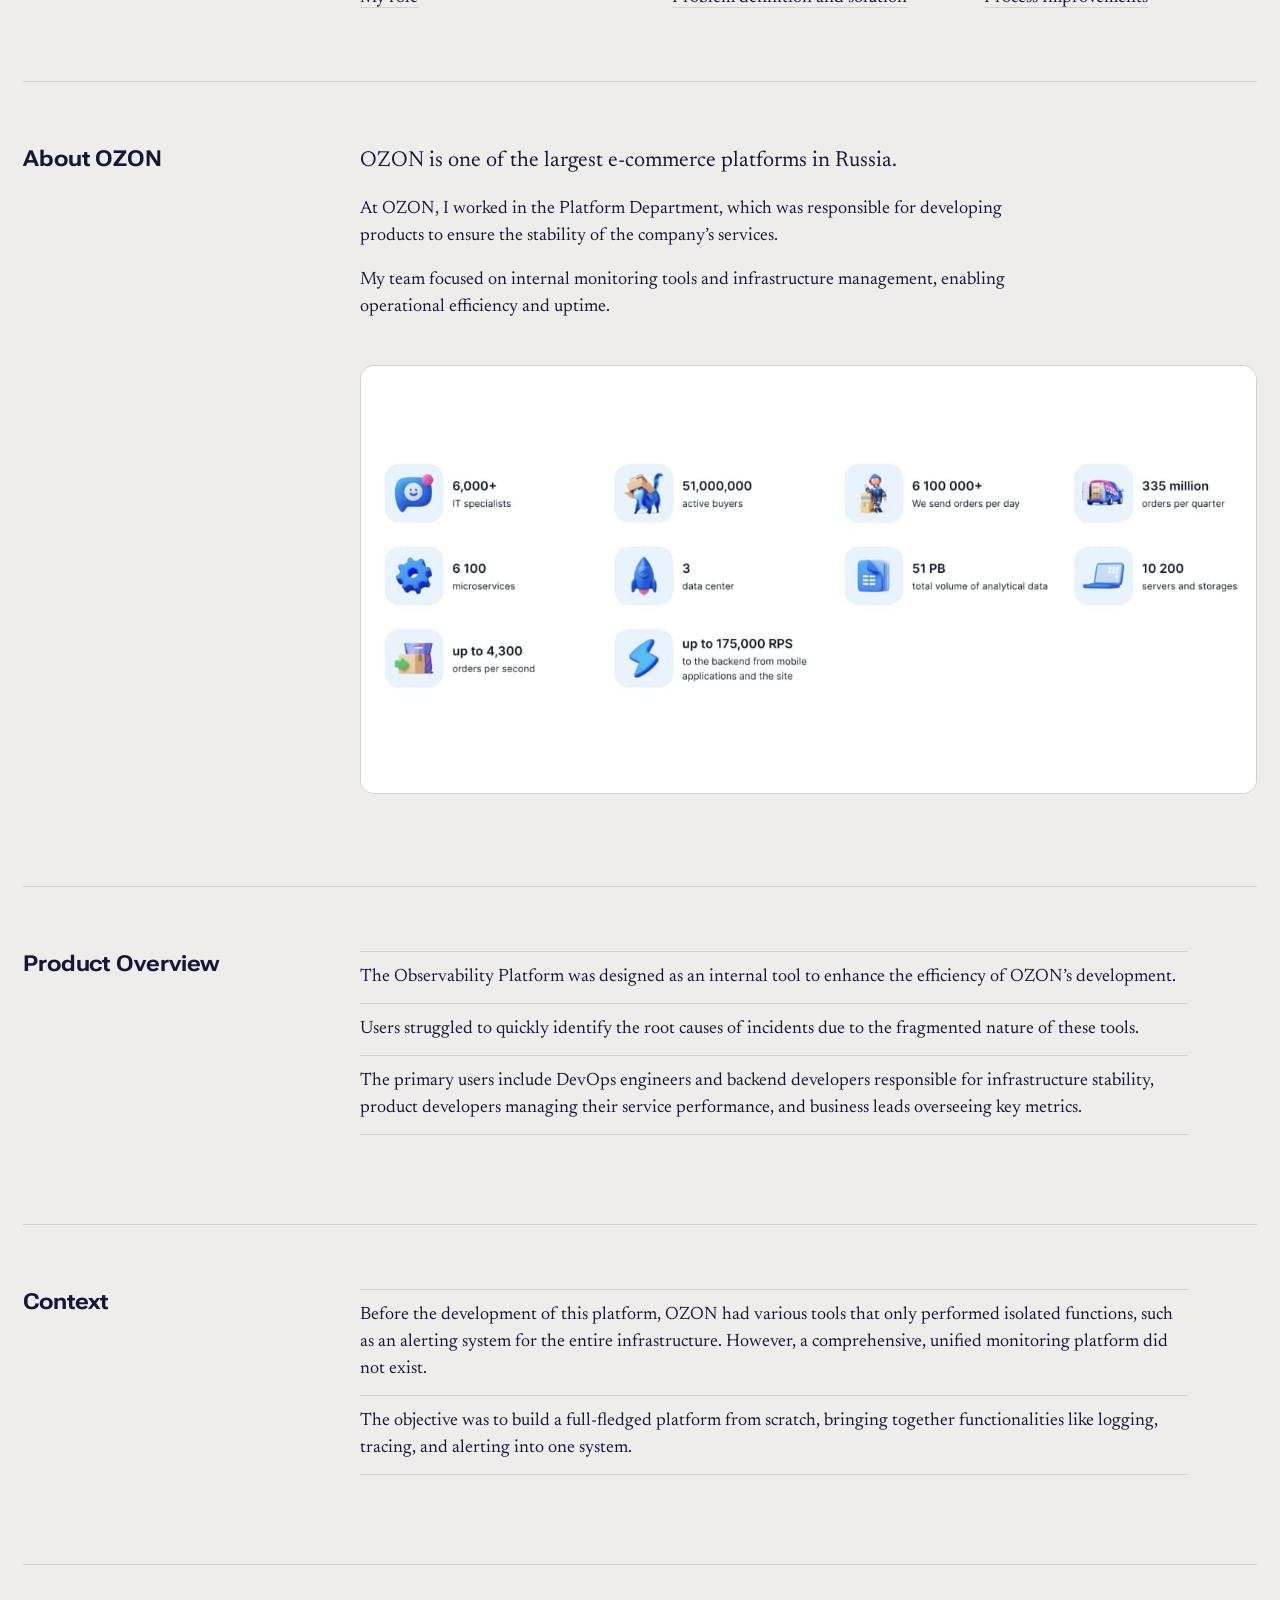
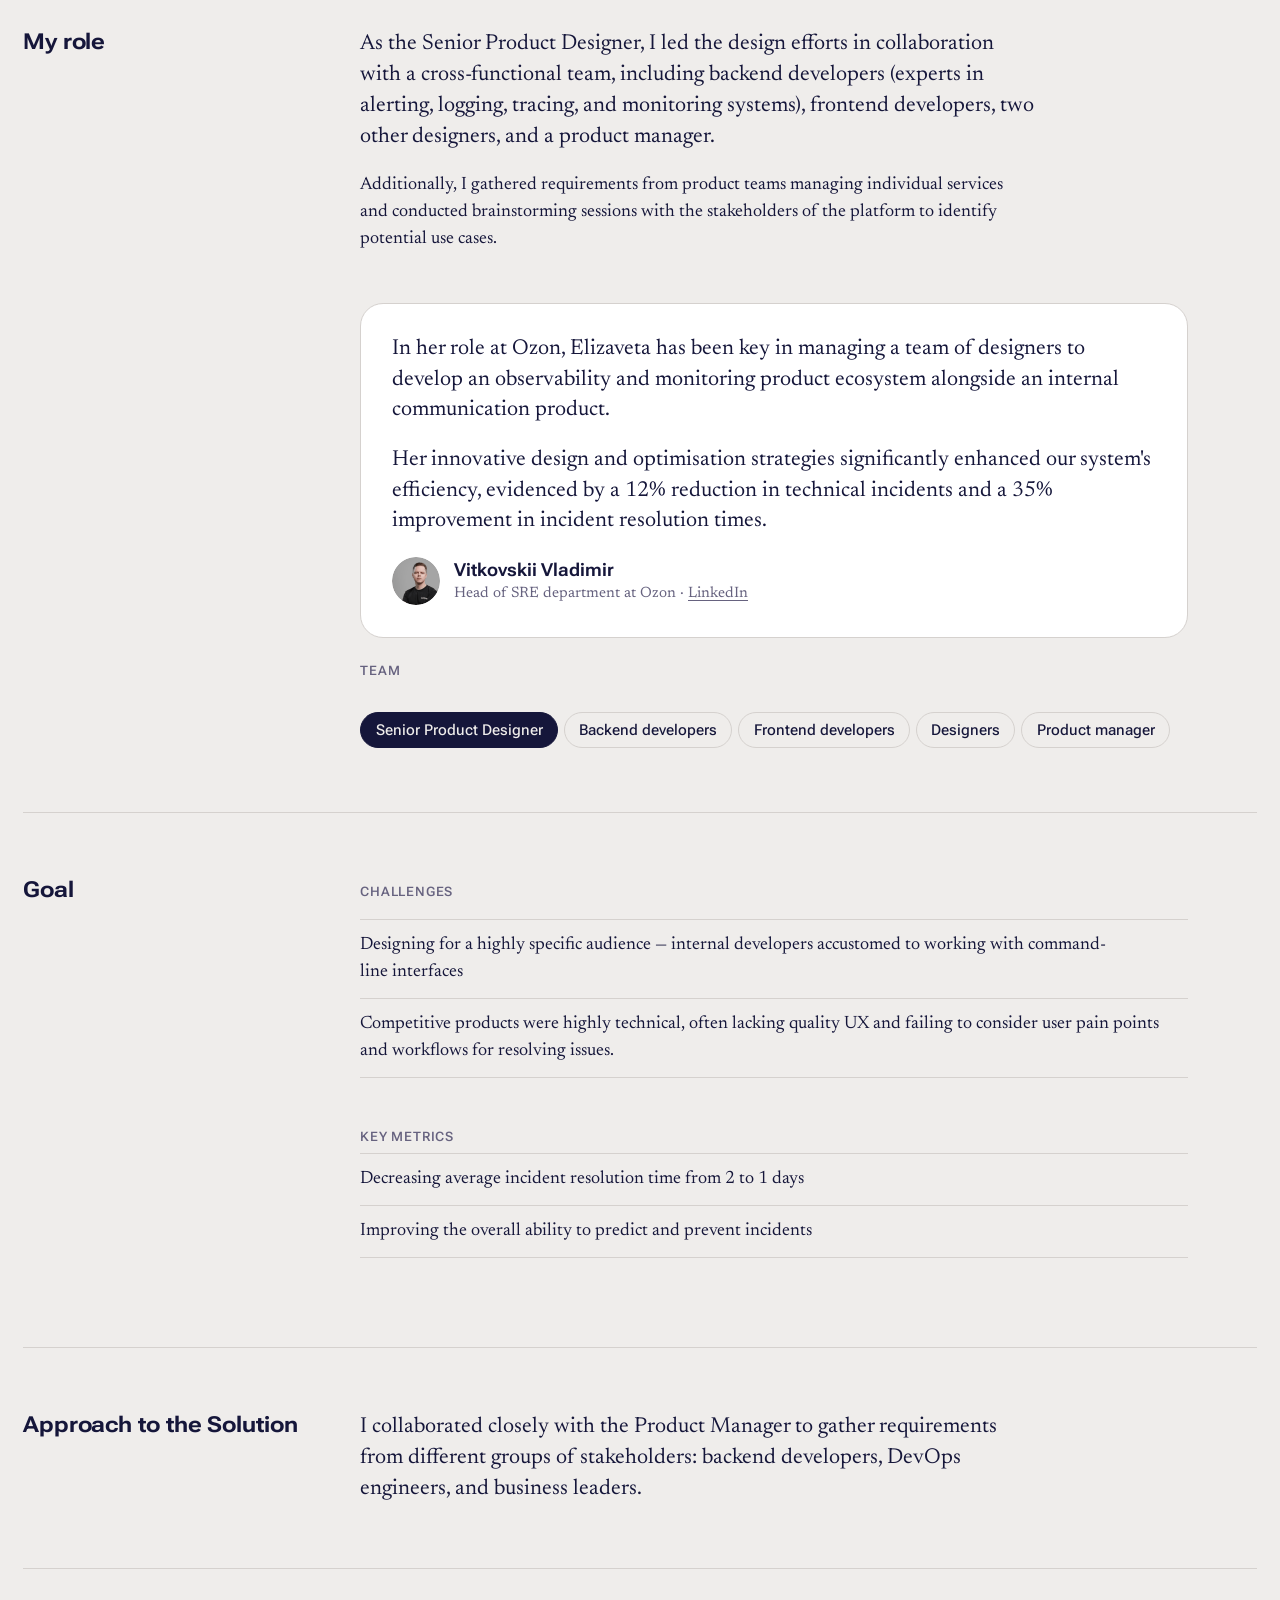
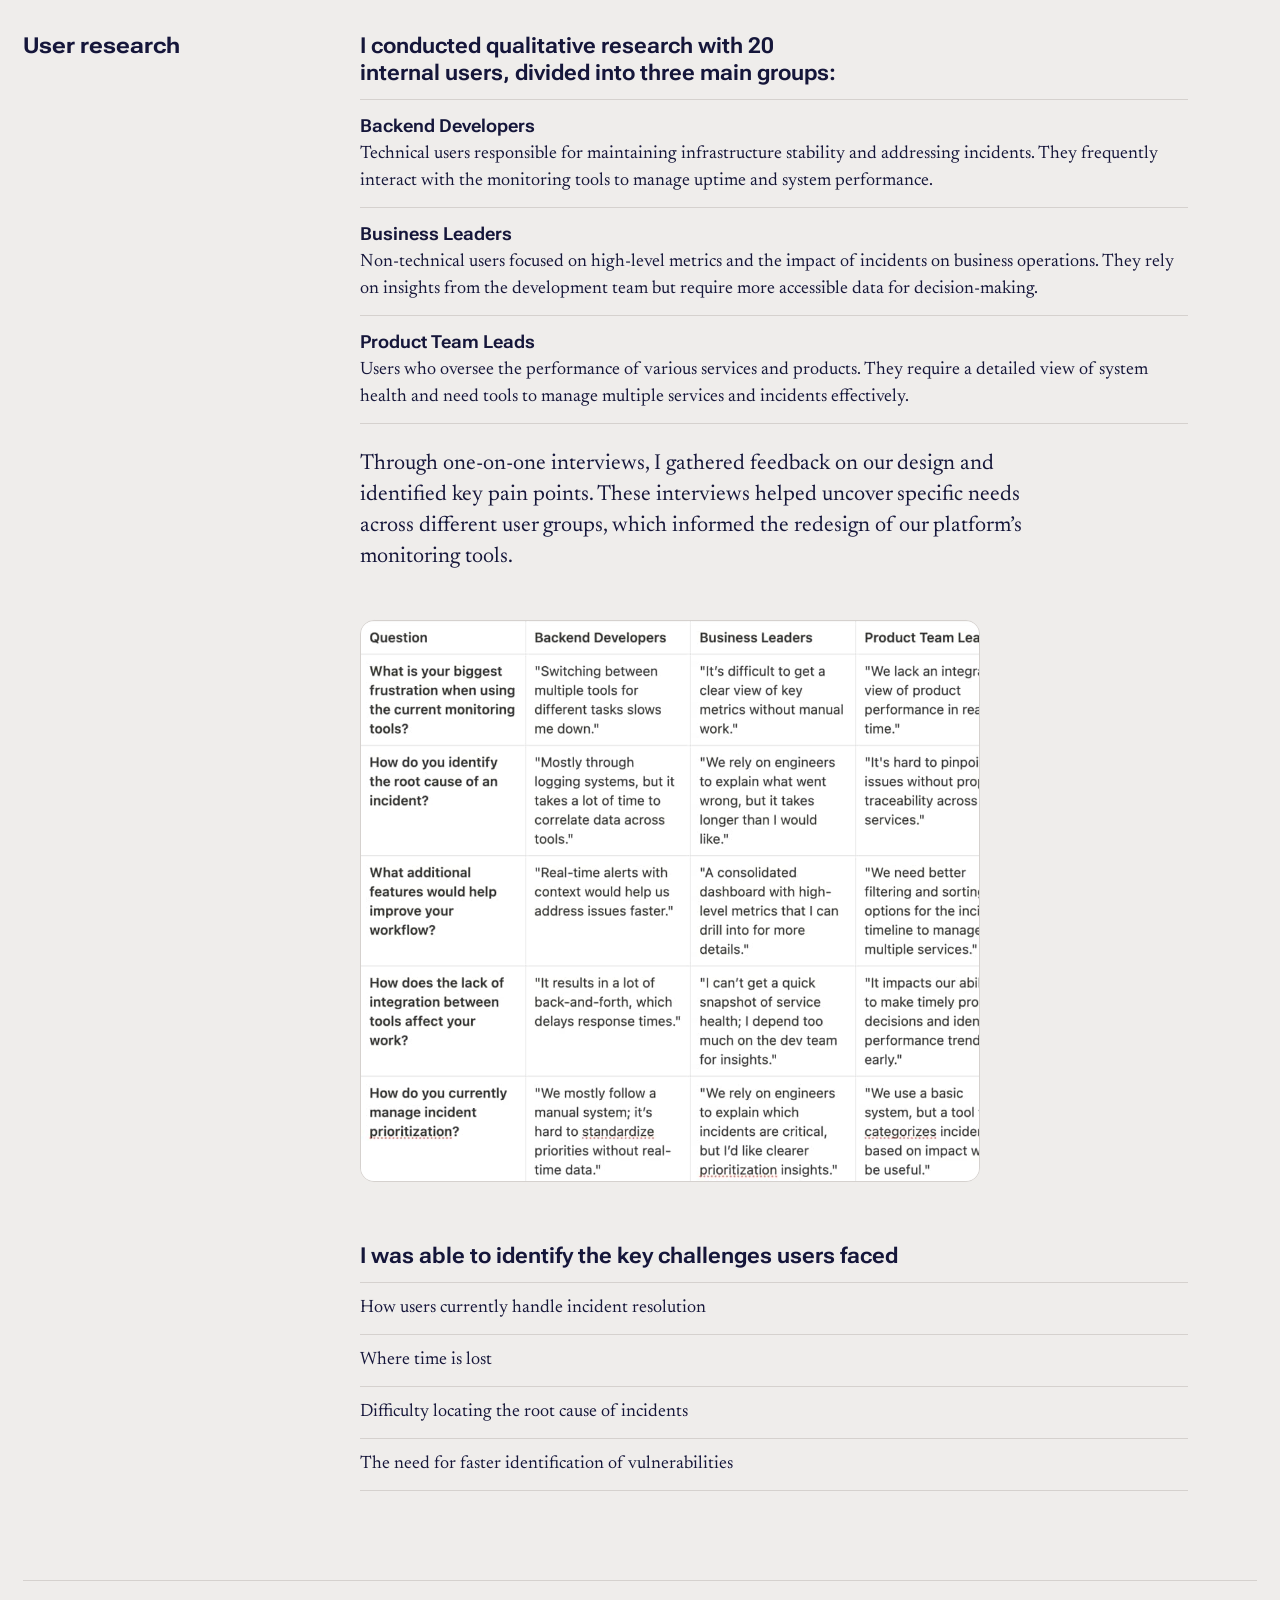
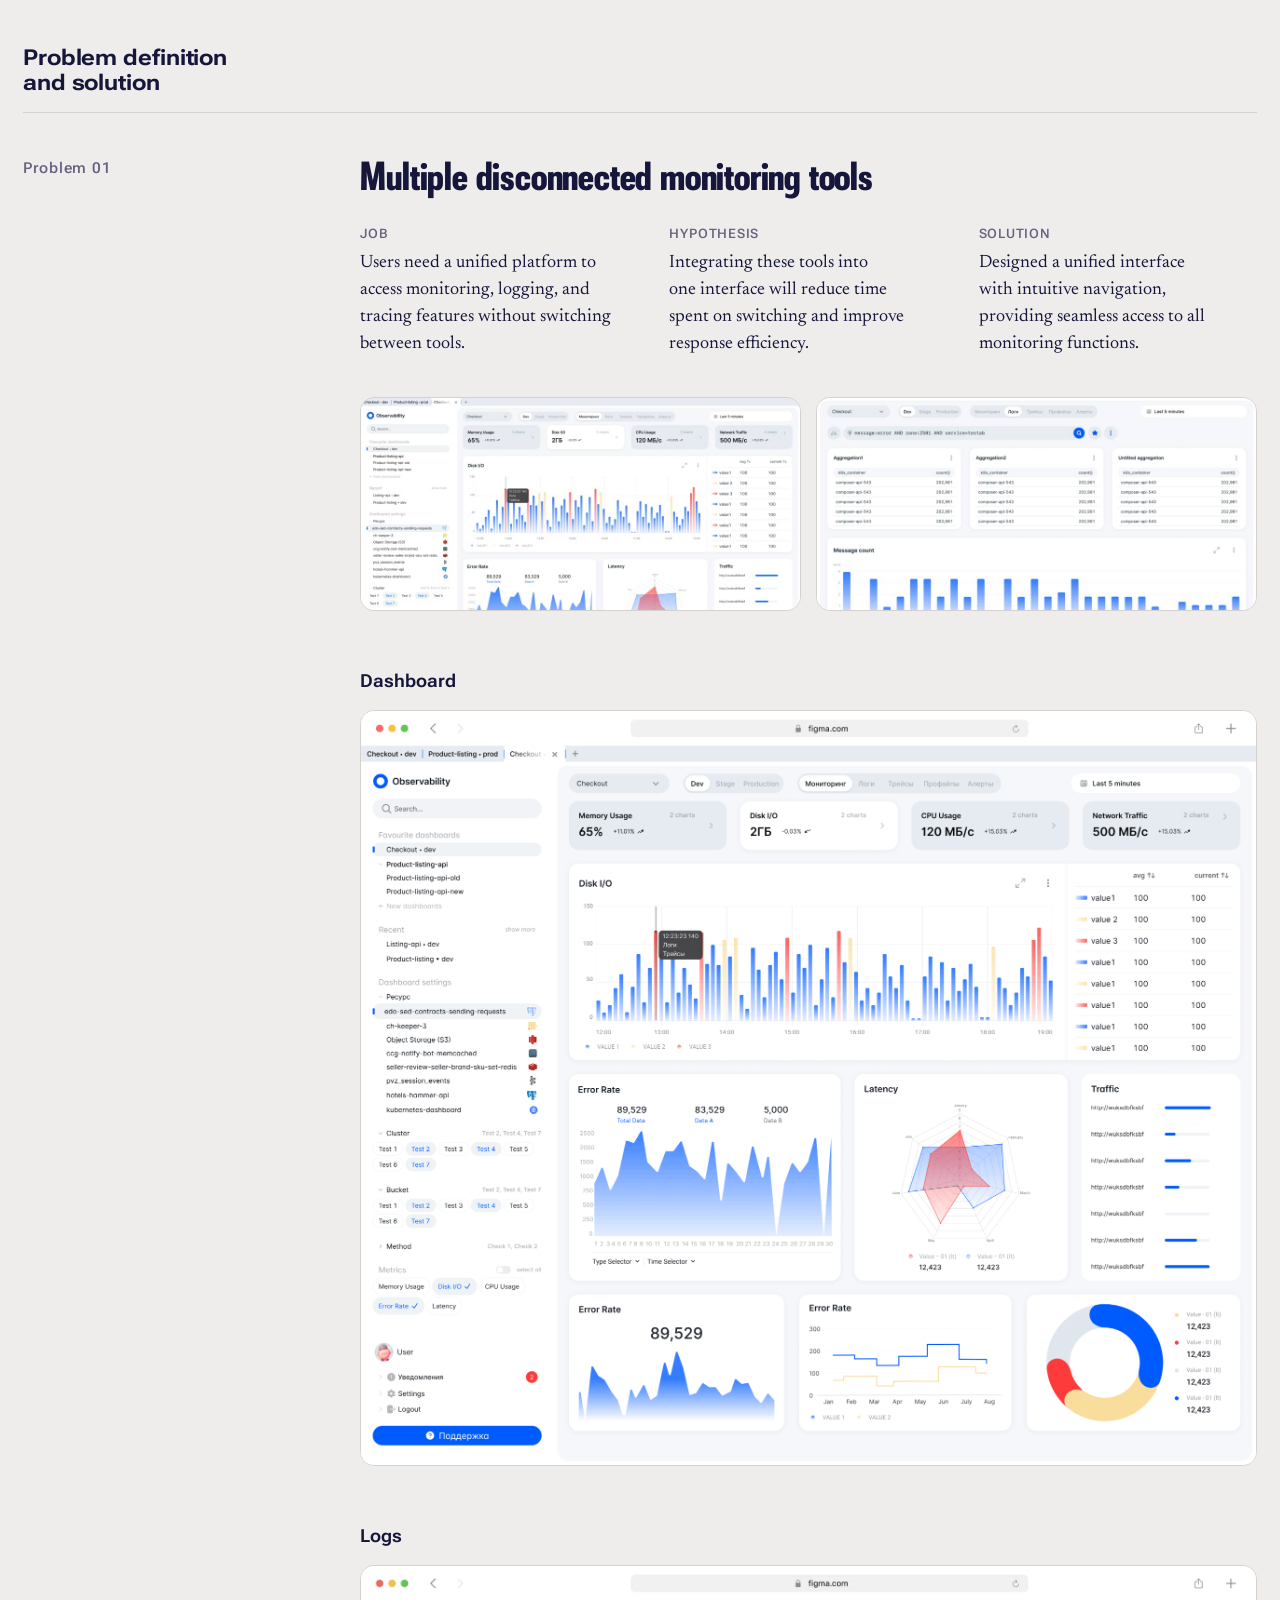
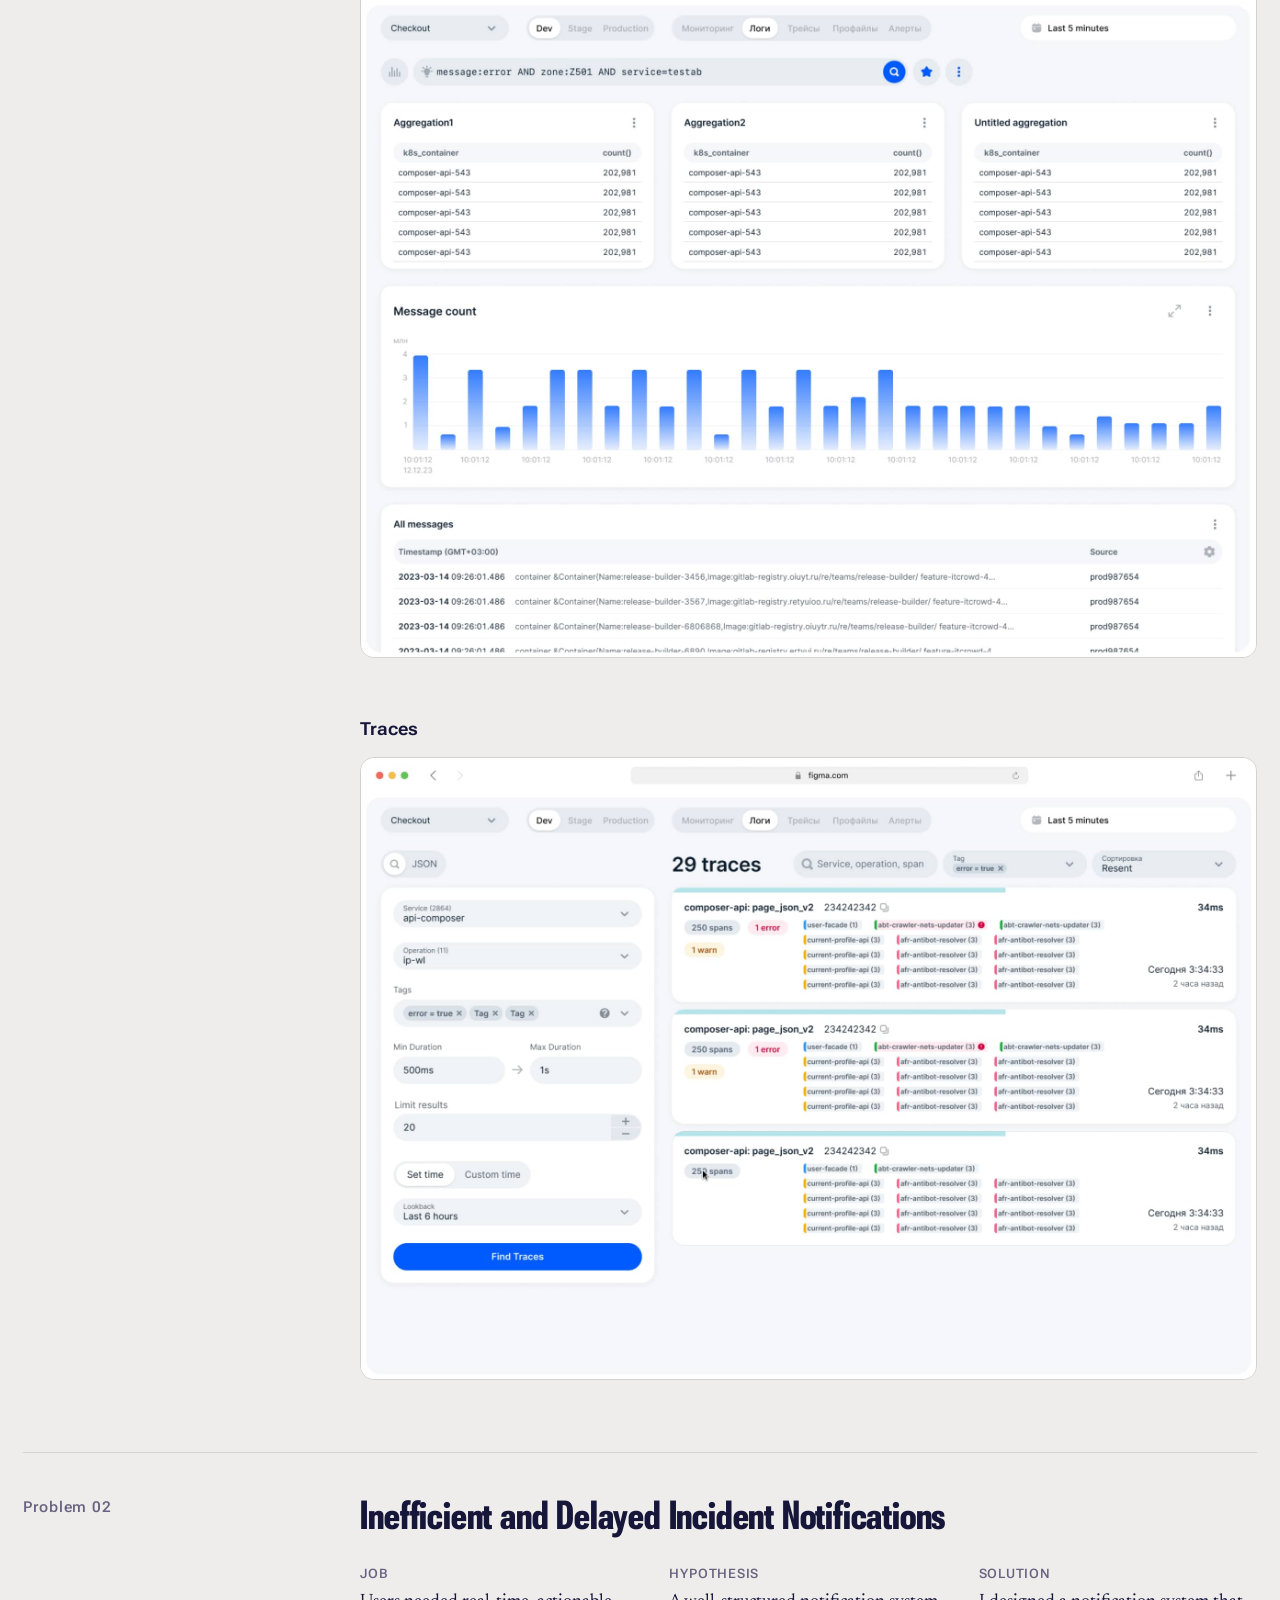
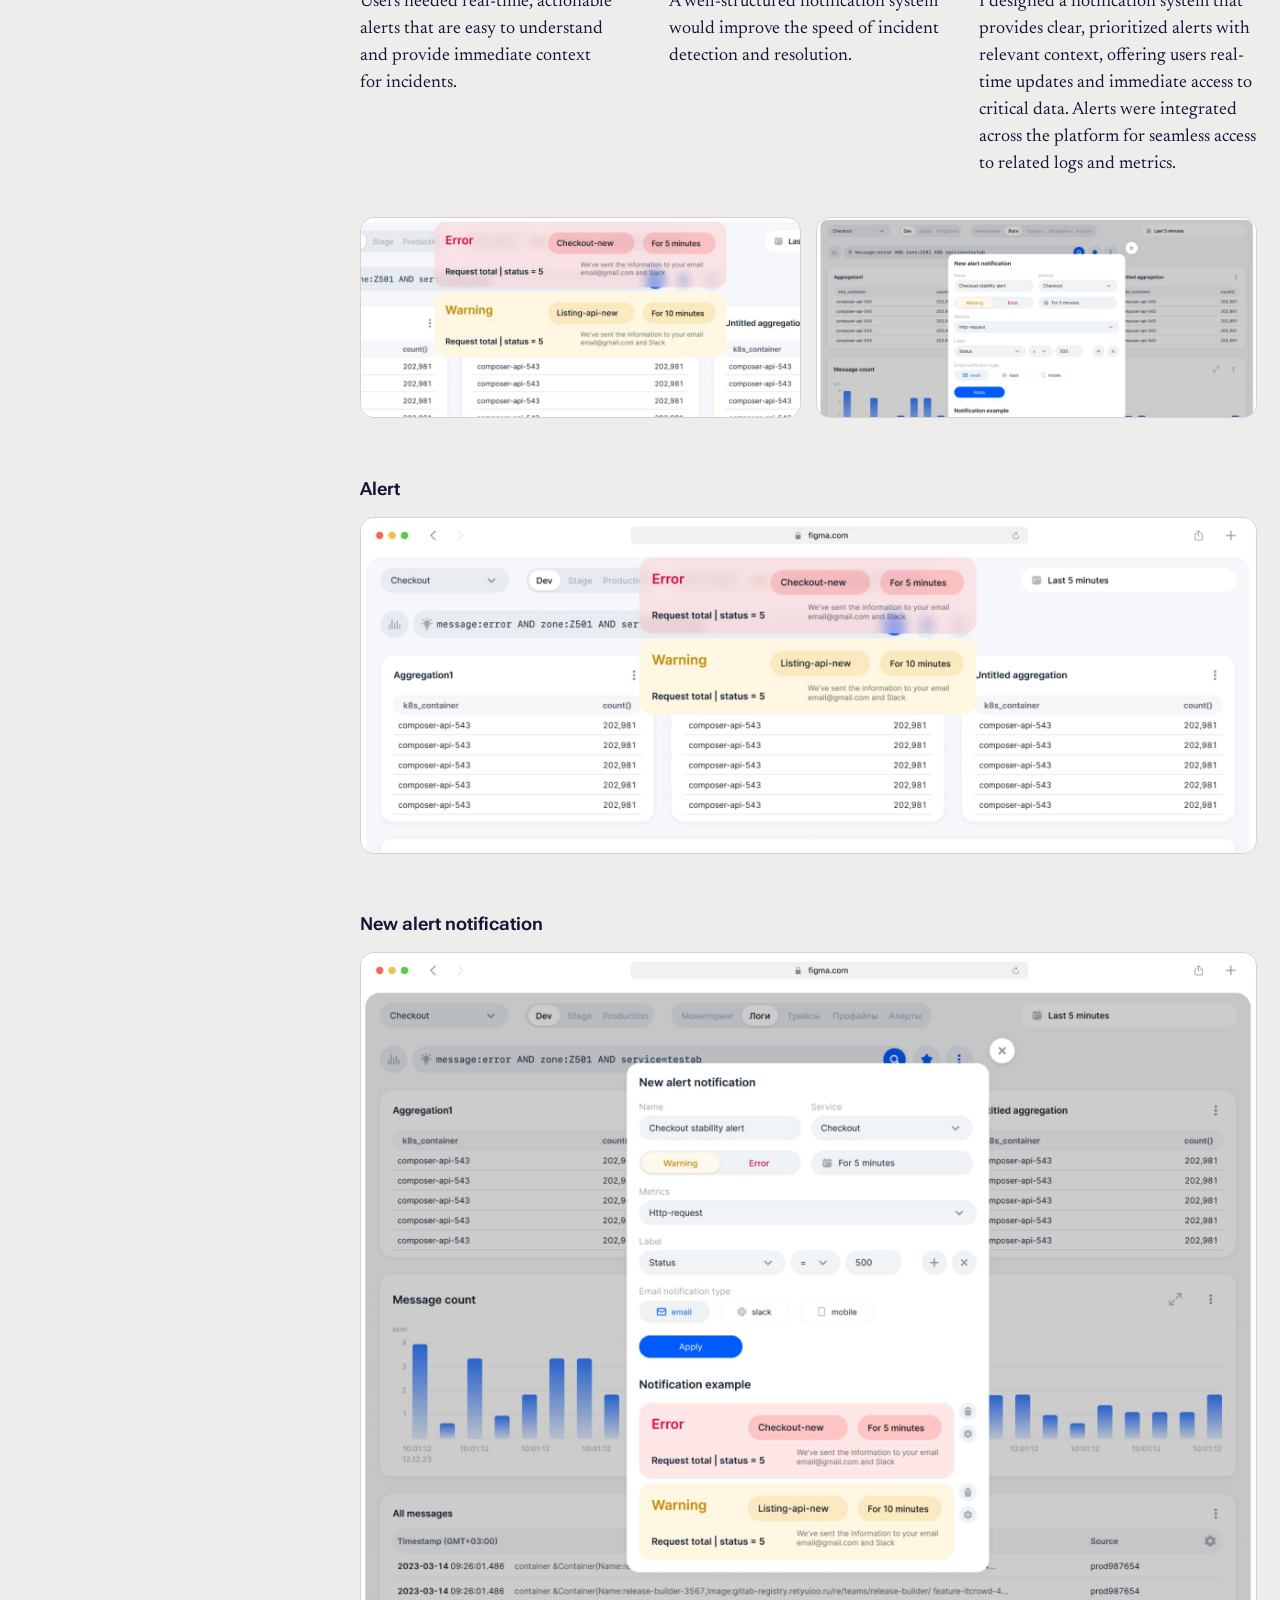
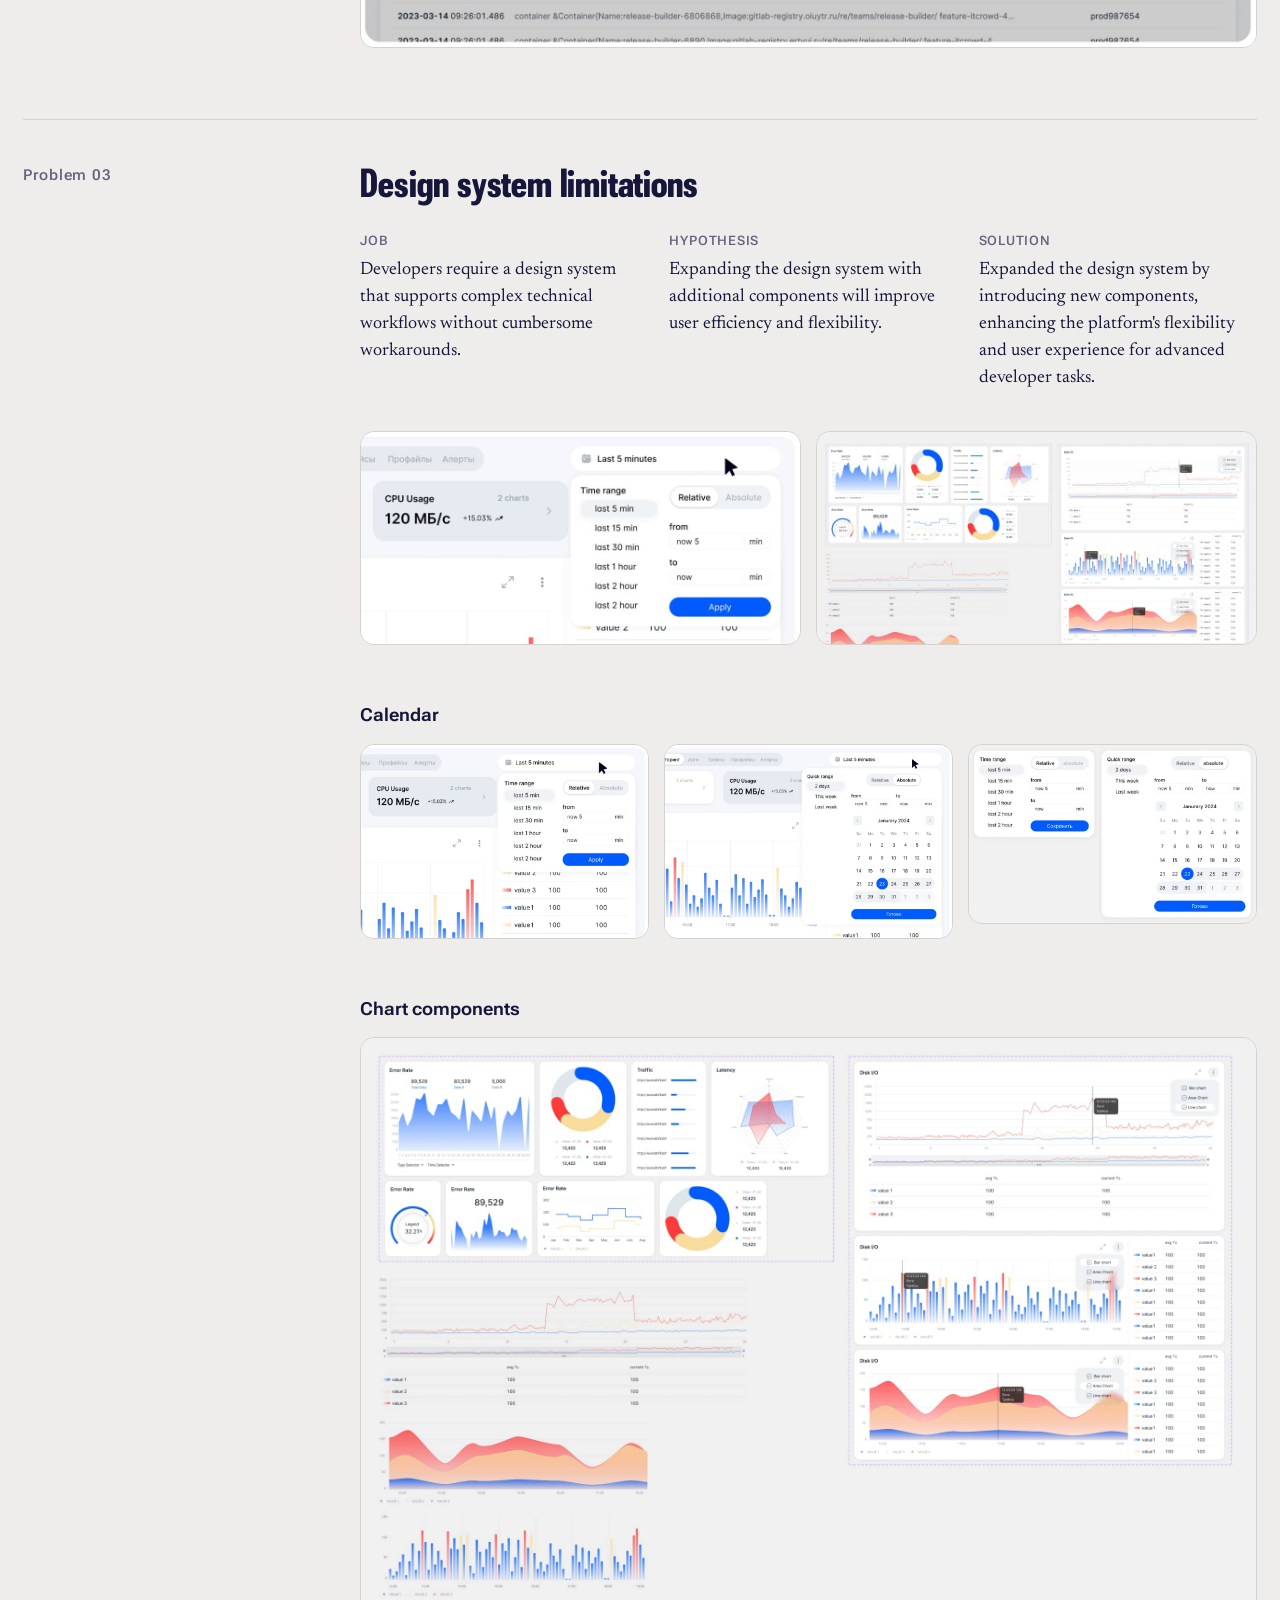
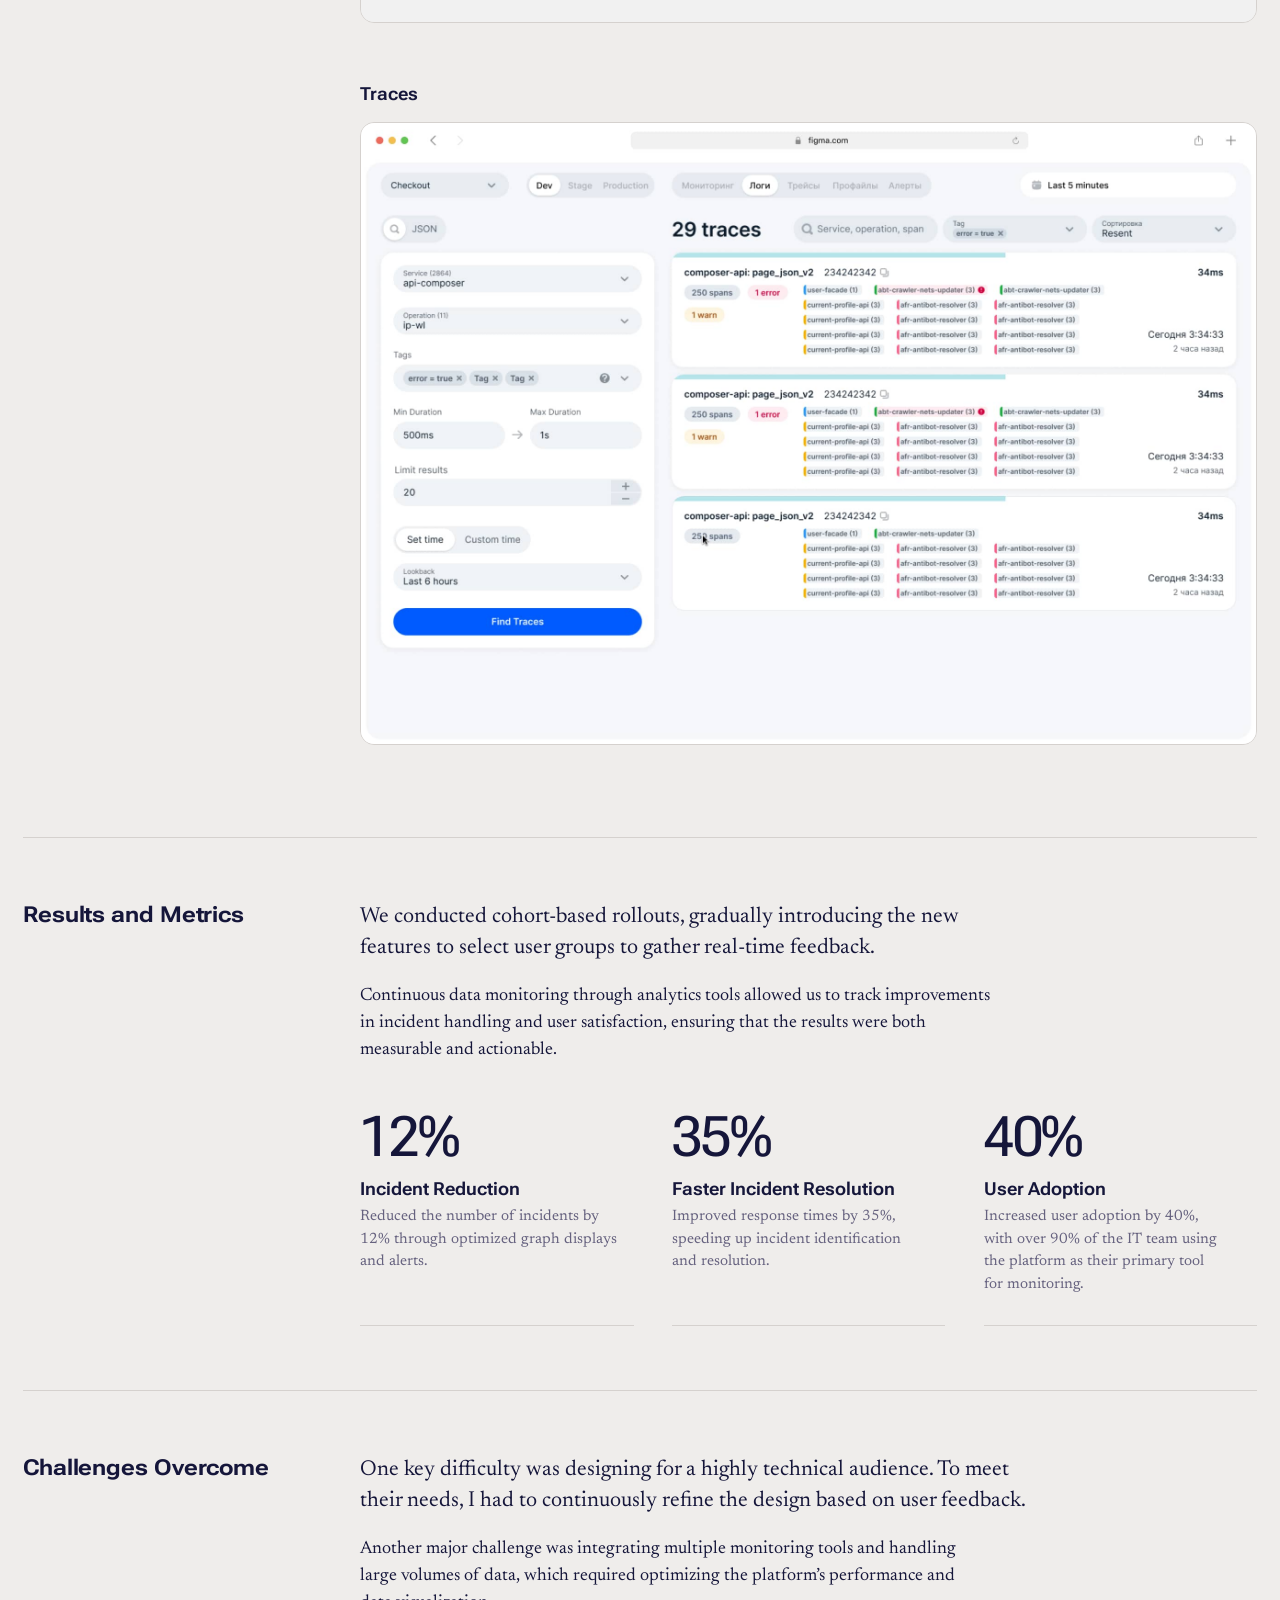
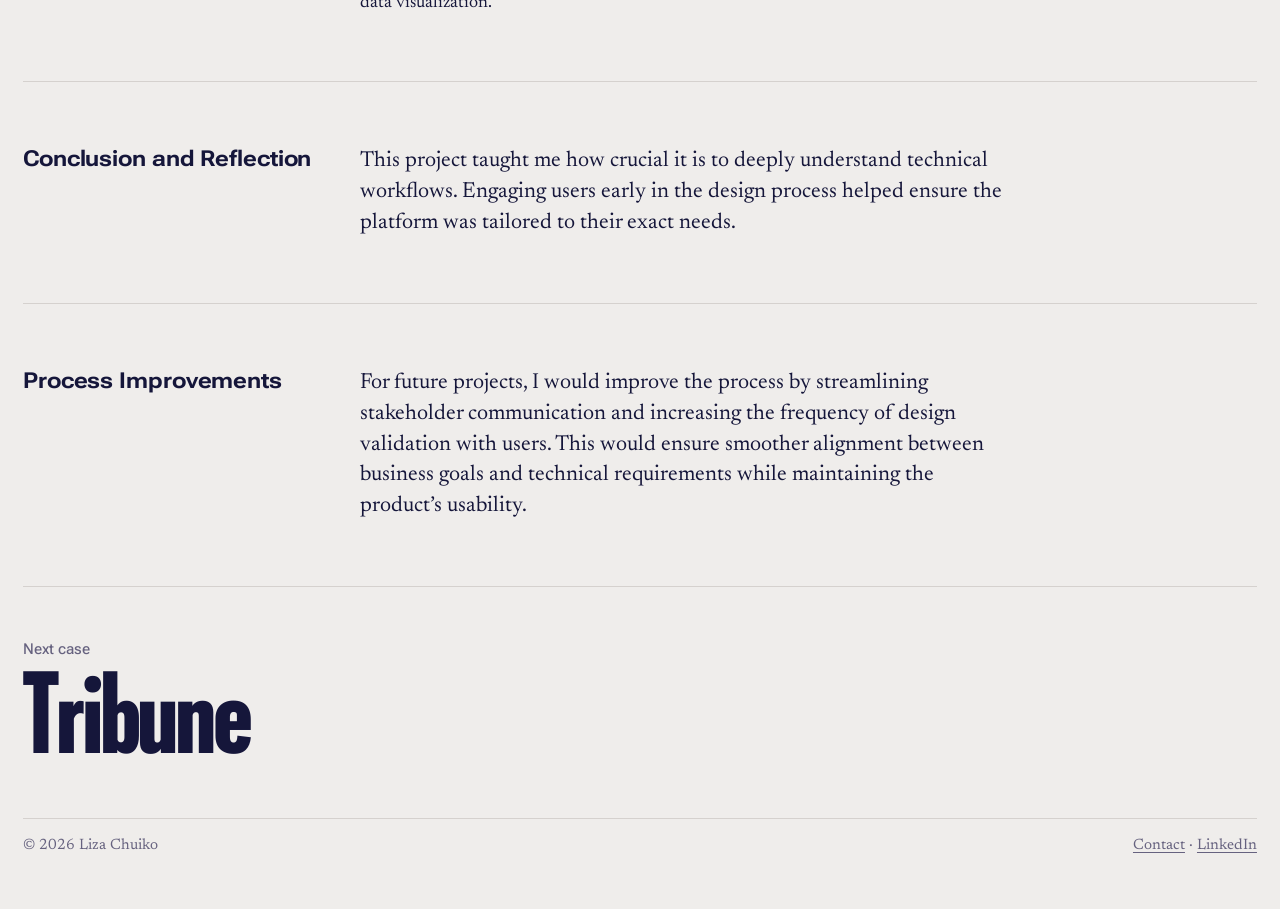
<file: case-ozon.html>
<!doctype html>
<html lang="en">
<head>
<meta charset="utf-8">
<meta name="viewport" content="width=device-width, initial-scale=1, viewport-fit=cover">
<title>OZON case study, Liza Chuiko</title>
<meta name="description" content="OZON case study by Liza Chuiko. New incident Management Tool reduced downtime and increased system performance">
<link rel="canonical" href="https://lizachuiko.github.io/case-ozon.html">
<meta property="og:type" content="article">
<meta property="og:url" content="https://lizachuiko.github.io/case-ozon.html">
<meta property="og:title" content="OZON case study, Liza Chuiko">
<meta property="og:description" content="New incident Management Tool reduced downtime and increased system performance">
<meta property="og:image" content="https://lizachuiko.github.io/assets/cases/ozon/01-ozon-final-dashboard.jpg">
<meta name="twitter:card" content="summary_large_image">
<link rel="preconnect" href="https://fonts.googleapis.com">
<link rel="preconnect" href="https://fonts.gstatic.com" crossorigin>
<link rel="stylesheet" href="https://fonts.googleapis.com/css2?family=Newsreader:ital,opsz,wght@0,6..72,300..700;1,6..72,300..700&family=Roboto+Flex:opsz,wdth,wght@8..144,25..151,100..1000&display=swap">
<link rel="stylesheet" href="assets/case.css">
</head>
<body>

<header class="wrap bar">
  <a class="chip" href="./">← Liza Chuiko</a>
  <nav aria-label="Site">
    <a class="chip" href="./#work">Work</a>
    <a class="chip" href="./#about">About</a>
    <a class="chip" href="./#contact">Contact</a>
  </nav>
</header>

<main class="wrap">
<article>
<header class="case-head">
  <ul class="tags"><li>B2B</li><li>B2E</li><li>Monitoring</li><li>Analytics</li><li>Web platform</li></ul>
  <h1>New incident Management Tool reduced downtime and increased system performance</h1>
  <dl class="facts">
    <div><dt>Company</dt><dd><a href="https://www.ozon.ru" target="_blank" rel="noopener">OZON</a></dd></div>
    <div><dt>Role</dt><dd>Senior Product Designer</dd></div>
    <div><dt>Years</dt><dd>2022 to 2024</dd></div>
  </dl>
</header>

<figure class="lead"><img src="assets/cases/ozon/01-ozon-final-dashboard.jpg" width="952" height="802" alt="OZON: the finished product"></figure>
<dl class="stats stats--top"><div><dt>12%</dt><dd class="stat__label">Incident Reduction</dd></div><div><dt>35%</dt><dd class="stat__label">Faster Incident Resolution</dd></div><div><dt>40%</dt><dd class="stat__label">User Adoption</dd></div></dl>

<section class="row" aria-labelledby="toc-h">
<h2 id="toc-h">Contents</h2>
<ol class="toc"><li><a href="#about">About OZON</a></li><li><a href="#product-overview">Product Overview</a></li><li><a href="#context">Context</a></li><li><a href="#my-role">My role</a></li><li><a href="#goal">Goal</a></li><li><a href="#approach-to-the-solution">Approach to the Solution</a></li><li><a href="#user-research">User research</a></li><li><a href="#problem-definition-and-solution">Problem definition and solution</a></li><li><a href="#results-and-metrics">Results and Metrics</a></li><li><a href="#challenges-overcome">Challenges Overcome</a></li><li><a href="#conclusion-and-reflection">Conclusion and Reflection</a></li><li><a href="#process-improvements">Process Improvements</a></li></ol>
</section>

<section class="row" id="about" aria-labelledby="about-h">
<h2 id="about-h">About OZON</h2>
<p class="lede">OZON is one of the largest e-commerce platforms in Russia.</p><p>At OZON, I worked in the Platform Department, which was responsible for developing products to ensure the stability of the company’s services.</p><p>My team focused on internal monitoring tools and infrastructure management, enabling operational efficiency and uptime.</p><figure class="shots"><img src="assets/cases/ozon/02-ozon-about-company.jpg" width="1208" height="576" alt="OZON in numbers" loading="lazy" decoding="async"></figure>
</section>

<section class="row" id="product-overview" aria-labelledby="product-overview-h">
<h2 id="product-overview-h">Product Overview</h2>
<ul class="list"><li>The Observability Platform was designed as an internal tool to enhance the efficiency of OZON’s development.</li><li>Users struggled to quickly identify the root causes of incidents due to the fragmented nature of these tools.</li><li>The primary users include DevOps engineers and backend developers responsible for infrastructure stability, product developers managing their service performance, and business leads overseeing key metrics.</li></ul>
</section>

<section class="row" id="context" aria-labelledby="context-h">
<h2 id="context-h">Context</h2>
<ul class="list"><li>Before the development of this platform, OZON had various tools that only performed isolated functions, such as an alerting system for the entire infrastructure. However, a comprehensive, unified monitoring platform did not exist.</li><li>The objective was to build a full-fledged platform from scratch, bringing together functionalities like logging, tracing, and alerting into one system.</li></ul>
</section>

<section class="row" id="my-role" aria-labelledby="my-role-h">
<h2 id="my-role-h">My role</h2>
<p class="lede">As the Senior Product Designer, I led the design efforts in collaboration with a cross-functional team, including backend developers (experts in alerting, logging, tracing, and monitoring systems), frontend developers, two other designers, and a product manager.</p>
<p>Additionally, I gathered requirements from product teams managing individual services and conducted brainstorming sessions with the stakeholders of the platform to identify potential use cases.</p>
<figure class="quote"><blockquote><p>In her role at Ozon, Elizaveta has been key in managing a team of designers to develop an observability and monitoring product ecosystem alongside an internal communication product.</p><p>Her innovative design and optimisation strategies significantly enhanced our system's efficiency, evidenced by a 12% reduction in technical incidents and a 35% improvement in incident resolution times.</p></blockquote><figcaption><img src="assets/cases/ozon/03-vitkovskii-vladimir-photo.png" width="96" height="96" alt="" loading="lazy" decoding="async"><span><b>Vitkovskii Vladimir</b>Head of SRE department at Ozon · <a href="https://www.linkedin.com/in/vitkovskiivladimir" target="_blank" rel="noopener">LinkedIn</a></span></figcaption></figure>
<p class="label">Team</p><ul class="team"><li class="chip">Senior Product Designer</li><li class="chip">Backend developers</li><li class="chip">Frontend developers</li><li class="chip">Designers</li><li class="chip">Product manager</li></ul>
</section>

<section class="row" id="goal" aria-labelledby="goal-h">
<h2 id="goal-h">Goal</h2>
<p class="label">Challenges</p>
<ul class="list"><li>Designing for a highly specific audience — internal developers accustomed to working with command-line interfaces</li><li>Competitive products were highly technical, often lacking quality UX and failing to consider user pain points and workflows for resolving issues.</li></ul>
<p class="label">Key metrics</p>
<ul class="list"><li>Decreasing average incident resolution time from 2 to 1 days</li><li>Improving the overall ability to predict and prevent incidents</li></ul>
</section>

<section class="row" id="approach-to-the-solution" aria-labelledby="approach-to-the-solution-h">
<h2 id="approach-to-the-solution-h">Approach to the Solution</h2>
<p class="lede">I collaborated closely with the Product Manager to gather requirements from different groups of stakeholders: backend developers, DevOps engineers, and business leaders.</p>
</section>

<section class="row" id="user-research" aria-labelledby="user-research-h">
<h2 id="user-research-h">User research</h2>
<h3>I conducted qualitative research with 20 internal users, divided into three main groups:</h3>
<ul class="list"><li><strong>Backend Developers</strong>Technical users responsible for maintaining infrastructure stability and addressing incidents. They frequently interact with the monitoring tools to manage uptime and system performance.</li><li><strong>Business Leaders</strong>Non-technical users focused on high-level metrics and the impact of incidents on business operations. They rely on insights from the development team but require more accessible data for decision-making.</li><li><strong>Product Team Leads</strong>Users who oversee the performance of various services and products. They require a detailed view of system health and need tools to manage multiple services and incidents effectively.</li></ul>
<p class="lede">Through one-on-one interviews, I gathered feedback on our design and identified key pain points. These interviews helped uncover specific needs across different user groups, which informed the redesign of our platform’s monitoring tools.</p>
<figure class="shots shots--plain"><img src="assets/cases/ozon/04-research-fragment.jpg" width="972" height="880" alt="OZON. research fragment" loading="lazy" decoding="async"></figure>
<h3>I was able to identify the key challenges users faced</h3>
<ul class="list"><li>How users currently handle incident resolution</li><li>Where time is lost</li><li>Difficulty locating the root cause of incidents</li><li>The need for faster identification of vulnerabilities</li></ul>
</section>

<section class="row" id="problem-definition-and-solution" aria-labelledby="problem-definition-and-solution-h">
<h2 id="problem-definition-and-solution-h">Problem definition and solution</h2>
<article class="problem"><div class="problem__head"><p class="problem__n">Problem 01</p></div><h3>Multiple disconnected monitoring tools</h3><dl class="jhs"><div><dt>Job</dt><dd>Users need a unified platform to access monitoring, logging, and tracing features without switching between tools.</dd></div><div><dt>Hypothesis</dt><dd>Integrating these tools into one interface will reduce time spent on switching and improve response efficiency.</dd></div><div><dt>Solution</dt><dd>Designed a unified interface with intuitive navigation, providing seamless access to all monitoring functions.</dd></div></dl><figure class="shots shots--pair"><img src="assets/cases/ozon/05-problem-1-dashboard.jpg" width="942" height="456" alt="OZON. problem 1 dashboard" loading="lazy" decoding="async"><img src="assets/cases/ozon/06-problem-1-dashboard.jpg" width="942" height="456" alt="OZON. problem 1 dashboard" loading="lazy" decoding="async"></figure>
<figure class="shots"><figcaption>Dashboard</figcaption><img src="assets/cases/ozon/07-dashboard.png" width="1920" height="1619" alt="OZON. dashboard" loading="lazy" decoding="async"></figure>
<figure class="shots"><figcaption>Logs</figcaption><img src="assets/cases/ozon/08-logs.jpg" width="1948" height="1506" alt="OZON. logs" loading="lazy" decoding="async"></figure>
<figure class="shots"><figcaption>Traces</figcaption><img src="assets/cases/ozon/09-traces.jpg" width="1948" height="1352" alt="OZON. traces" loading="lazy" decoding="async"></figure></article>
<article class="problem"><div class="problem__head"><p class="problem__n">Problem 02</p></div><h3>Inefficient and Delayed Incident Notifications</h3><dl class="jhs"><div><dt>Job</dt><dd>Users needed real-time, actionable alerts that are easy to understand and provide immediate context for incidents.</dd></div><div><dt>Hypothesis</dt><dd>A well-structured notification system would improve the speed of incident detection and resolution.</dd></div><div><dt>Solution</dt><dd>I designed a notification system that provides clear, prioritized alerts with relevant context, offering users real-time updates and immediate access to critical data. Alerts were integrated across the platform for seamless access to related logs and metrics.</dd></div></dl><figure class="shots shots--pair"><img src="assets/cases/ozon/10-problem-2-dashboard.jpg" width="942" height="428" alt="OZON. problem 2 dashboard" loading="lazy" decoding="async"><img src="assets/cases/ozon/11-problem-2-dashboard.jpg" width="942" height="428" alt="OZON. problem 2 dashboard" loading="lazy" decoding="async"></figure>
<figure class="shots"><figcaption>Alert</figcaption><img src="assets/cases/ozon/12-alert-dashboard.jpg" width="1948" height="728" alt="OZON. Alert dashboard" loading="lazy" decoding="async"></figure>
<figure class="shots"><figcaption>New alert notification</figcaption><img src="assets/cases/ozon/13-new-alert-notification-dashboard.jpg" width="1948" height="1510" alt="OZON. new alert notification dashboard" loading="lazy" decoding="async"></figure></article>
<article class="problem"><div class="problem__head"><p class="problem__n">Problem 03</p></div><h3>Design system limitations</h3><dl class="jhs"><div><dt>Job</dt><dd>Developers require a design system that supports complex technical workflows without cumbersome workarounds.</dd></div><div><dt>Hypothesis</dt><dd>Expanding the design system with additional components will improve user efficiency and flexibility.</dd></div><div><dt>Solution</dt><dd>Expanded the design system by introducing new components, enhancing the platform's flexibility and user experience for advanced developer tasks.</dd></div></dl><figure class="shots shots--pair"><img src="assets/cases/ozon/14-problem-3-dashboard.jpg" width="942" height="456" alt="OZON. problem 3 dashboard" loading="lazy" decoding="async"><img src="assets/cases/ozon/15-problem-3-dashboard.jpg" width="942" height="456" alt="OZON. problem 3 dashboard" loading="lazy" decoding="async"></figure>
<figure class="shots shots--pair"><figcaption>Calendar</figcaption><img src="assets/cases/ozon/16-calendar-dashboard-1.jpg" width="942" height="634" alt="OZON. calendar dashboard 1" loading="lazy" decoding="async"><img src="assets/cases/ozon/17-calendar-dashboard-2.jpg" width="942" height="634" alt="OZON. calendar dashboard 2" loading="lazy" decoding="async"><img src="assets/cases/ozon/18-calendar-dashboard-3.jpg" width="942" height="586" alt="OZON. calendar dashboard 3" loading="lazy" decoding="async"></figure>
<figure class="shots"><figcaption>Chart components</figcaption><img src="assets/cases/ozon/19-chart-components.jpg" width="1946" height="1270" alt="OZON. chart components" loading="lazy" decoding="async"></figure>
<figure class="shots"><figcaption>Traces</figcaption><img src="assets/cases/ozon/09-traces.jpg" width="1948" height="1352" alt="OZON. traces" loading="lazy" decoding="async"></figure></article>
</section>

<section class="row" id="results-and-metrics" aria-labelledby="results-and-metrics-h">
<h2 id="results-and-metrics-h">Results and Metrics</h2>
<p class="lede">We conducted cohort-based rollouts, gradually introducing the new features to select user groups to gather real-time feedback.</p>
<p>Continuous data monitoring through analytics tools allowed us to track improvements in incident handling and user satisfaction, ensuring that the results were both measurable and actionable.</p>
<dl class="stats"><div><dt>12%</dt><dd class="stat__label">Incident Reduction</dd><dd class="stat__text">Reduced the number of incidents by 12% through optimized graph displays and alerts.</dd></div><div><dt>35%</dt><dd class="stat__label">Faster Incident Resolution</dd><dd class="stat__text">Improved response times by 35%, speeding up incident identification and resolution.</dd></div><div><dt>40%</dt><dd class="stat__label">User Adoption</dd><dd class="stat__text">Increased user adoption by 40%, with over 90% of the IT team using the platform as their primary tool for monitoring.</dd></div></dl>
</section>

<section class="row" id="challenges-overcome" aria-labelledby="challenges-overcome-h">
<h2 id="challenges-overcome-h">Challenges Overcome</h2>
<p class="lede">One key difficulty was designing for a highly technical audience. To meet their needs, I had to continuously refine the design based on user feedback.</p>
<p>Another major challenge was integrating multiple monitoring tools and handling large volumes of data, which required optimizing the platform’s performance and data visualization.</p>
</section>

<section class="row" id="conclusion-and-reflection" aria-labelledby="conclusion-and-reflection-h">
<h2 id="conclusion-and-reflection-h">Conclusion and Reflection</h2>
<p class="lede">This project taught me how crucial it is to deeply understand technical workflows. Engaging users early in the design process helped ensure the platform was tailored to their exact needs.</p>
</section>

<section class="row" id="process-improvements" aria-labelledby="process-improvements-h">
<h2 id="process-improvements-h">Process Improvements</h2>
<p class="lede">For future projects, I would improve the process by streamlining stakeholder communication and increasing the frequency of design validation with users. This would ensure smoother alignment between business goals and technical requirements while maintaining the product’s usability.</p>
</section>
</article>

<a class="next" href="case-tribune.html"><span>Next case</span><b>Tribune</b></a>

<footer class="foot">
  <span>© 2026 Liza Chuiko</span>
  <span><a href="./#contact">Contact</a> · <a href="https://www.linkedin.com/in/elizaveta-chuiko-1a038ab4/" target="_blank" rel="noopener">LinkedIn</a></span>
</footer>
</main>
</body>
</html>
</file>
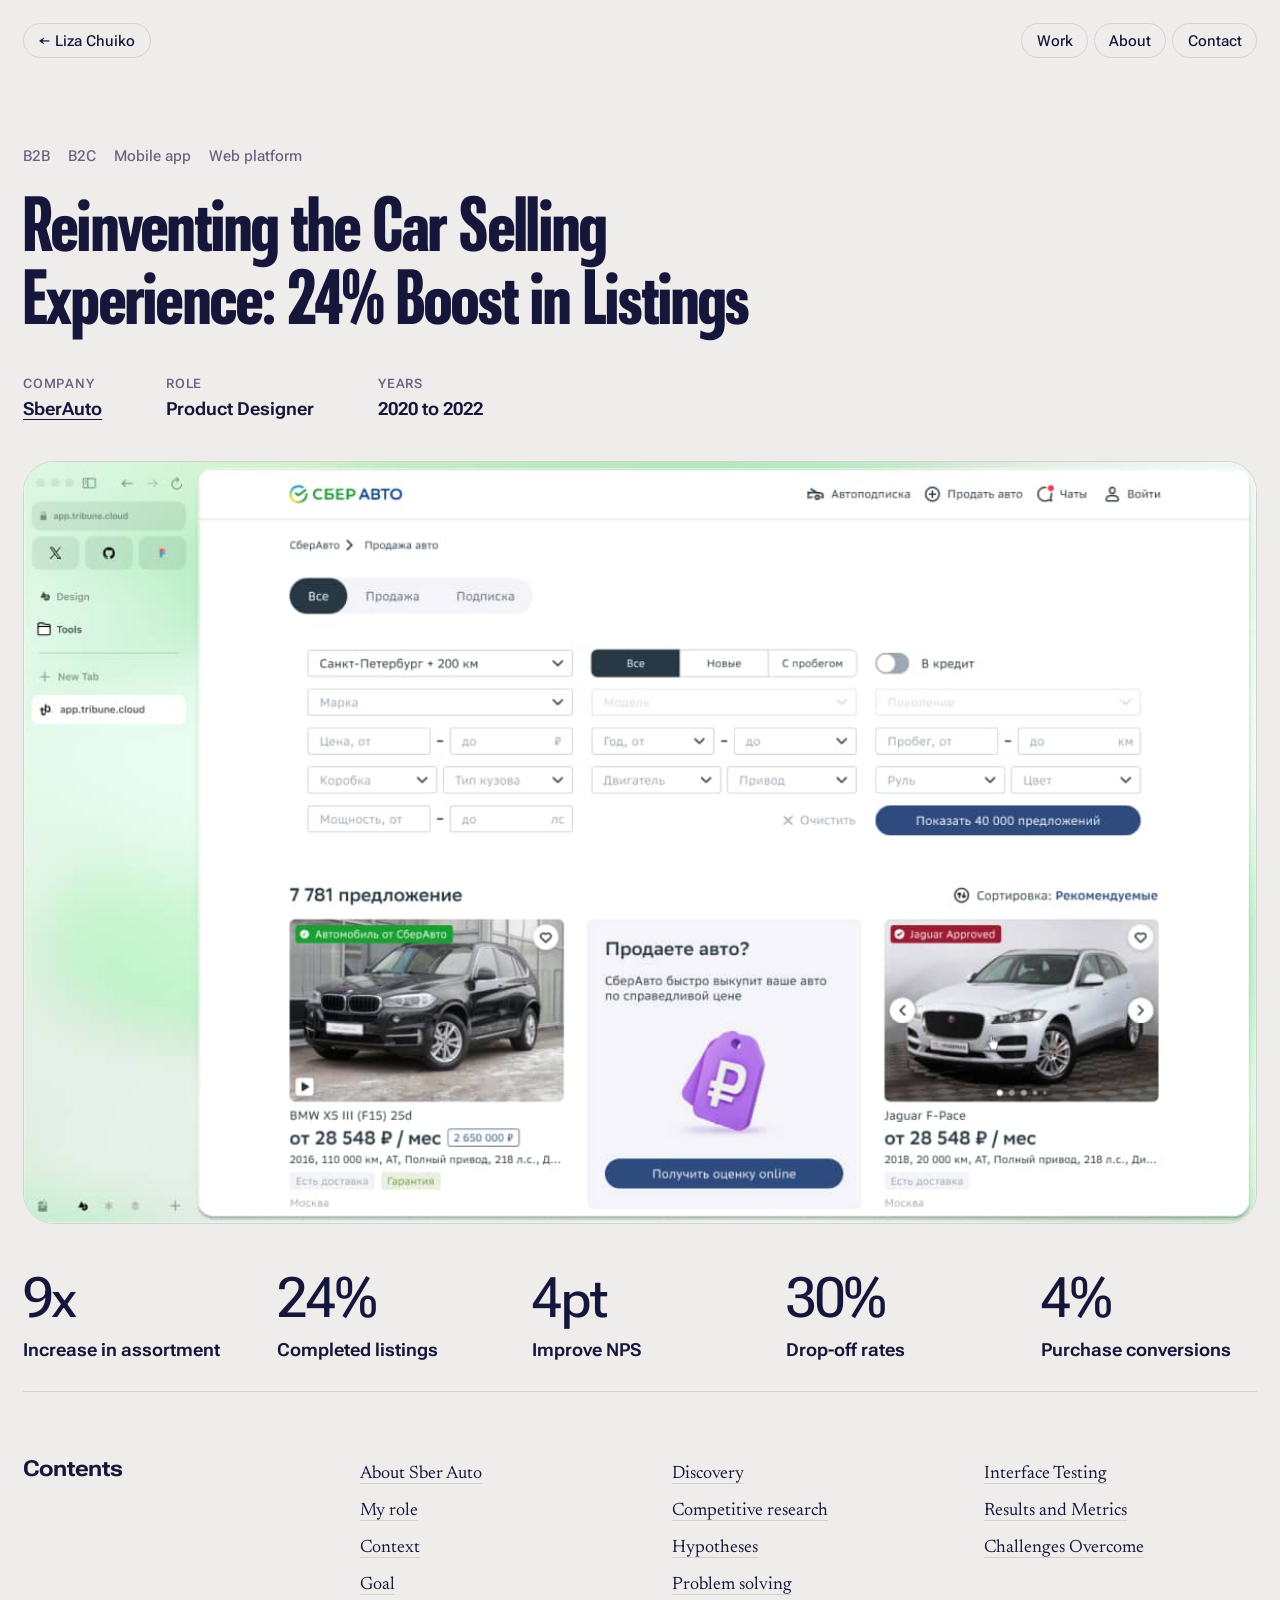
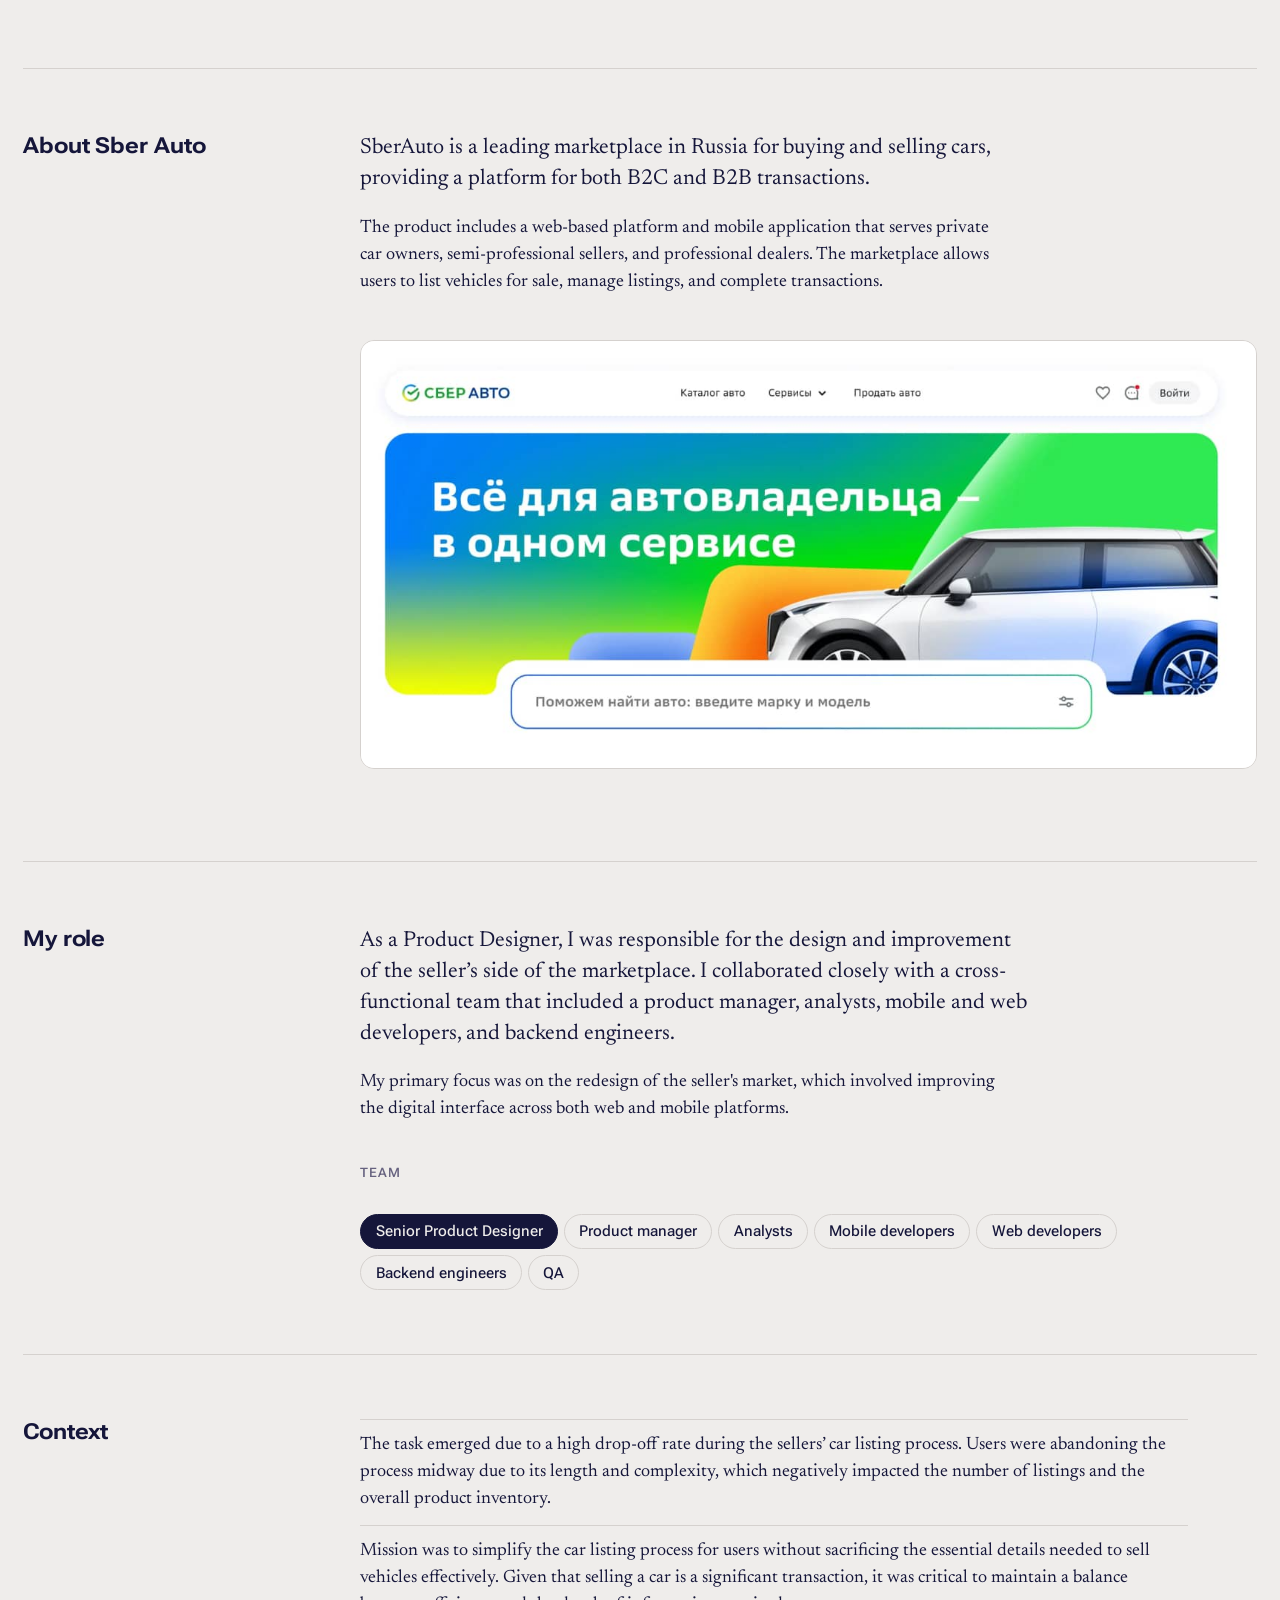
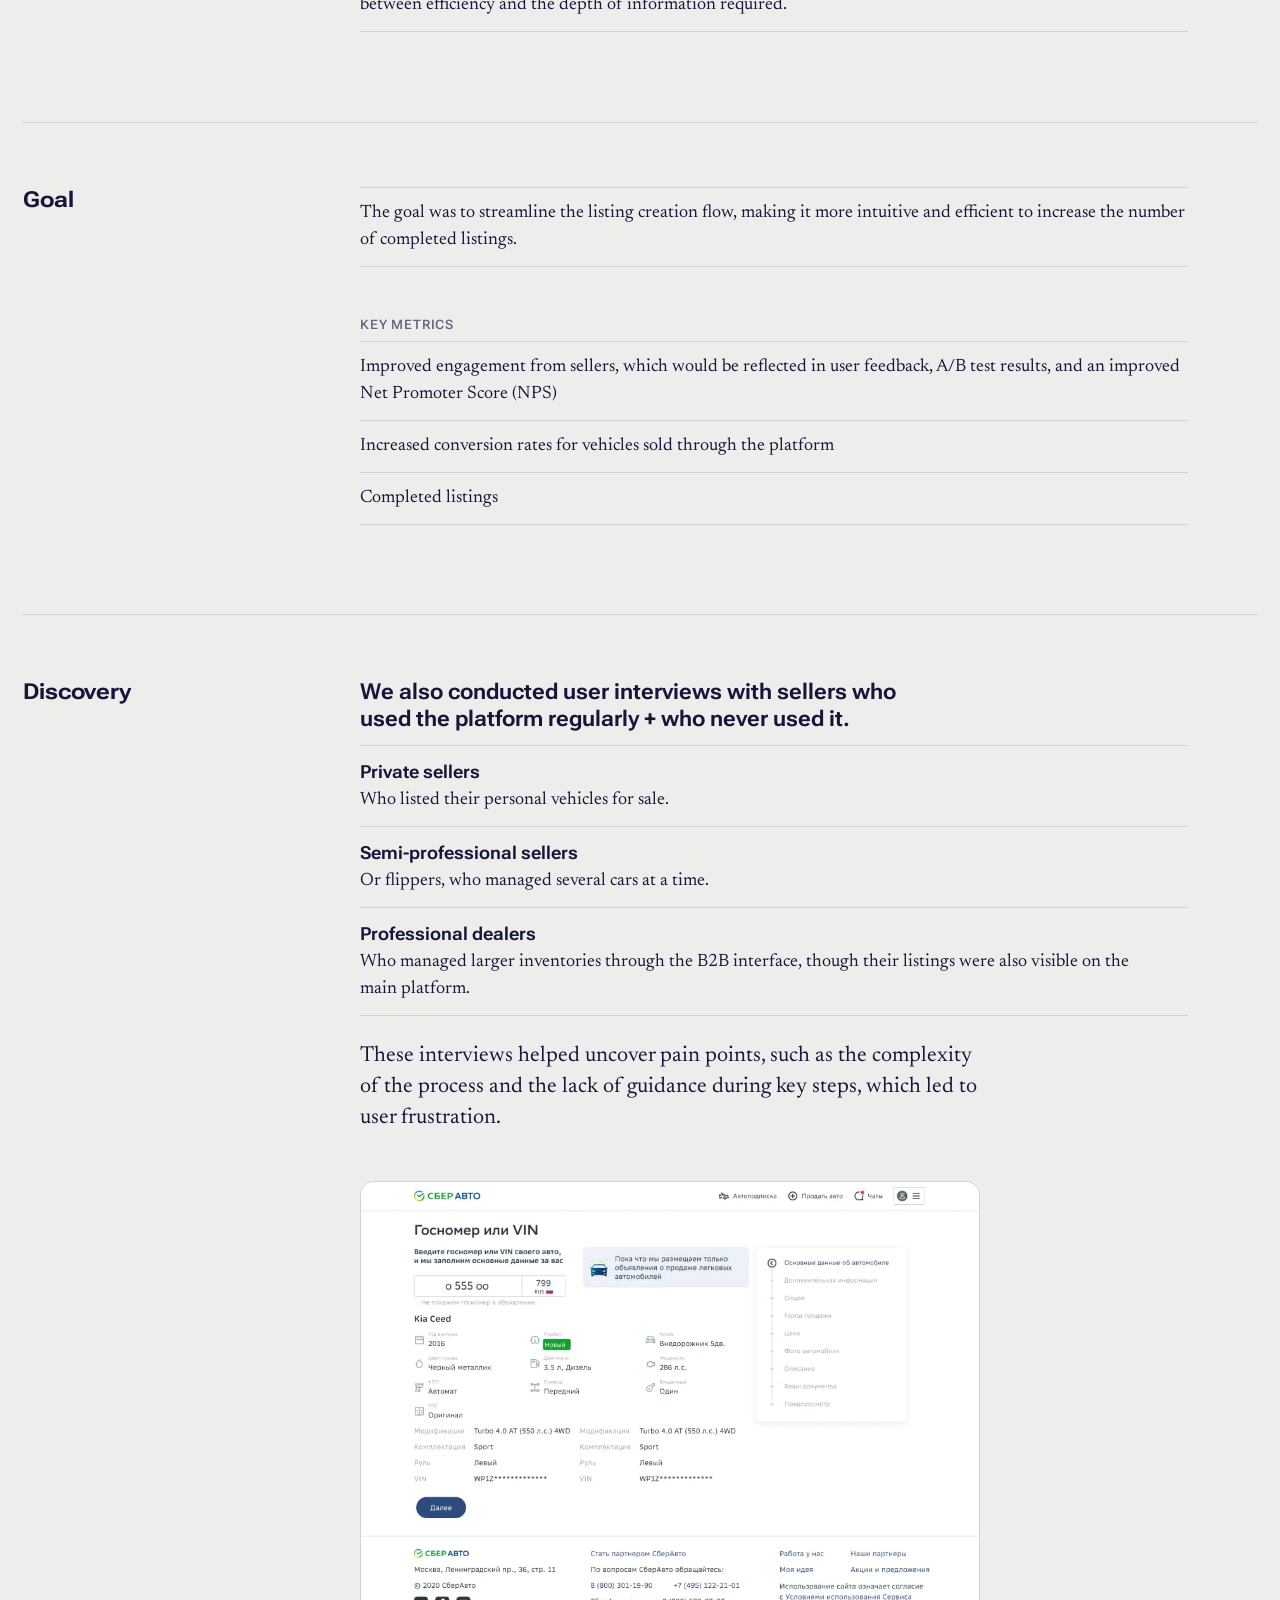
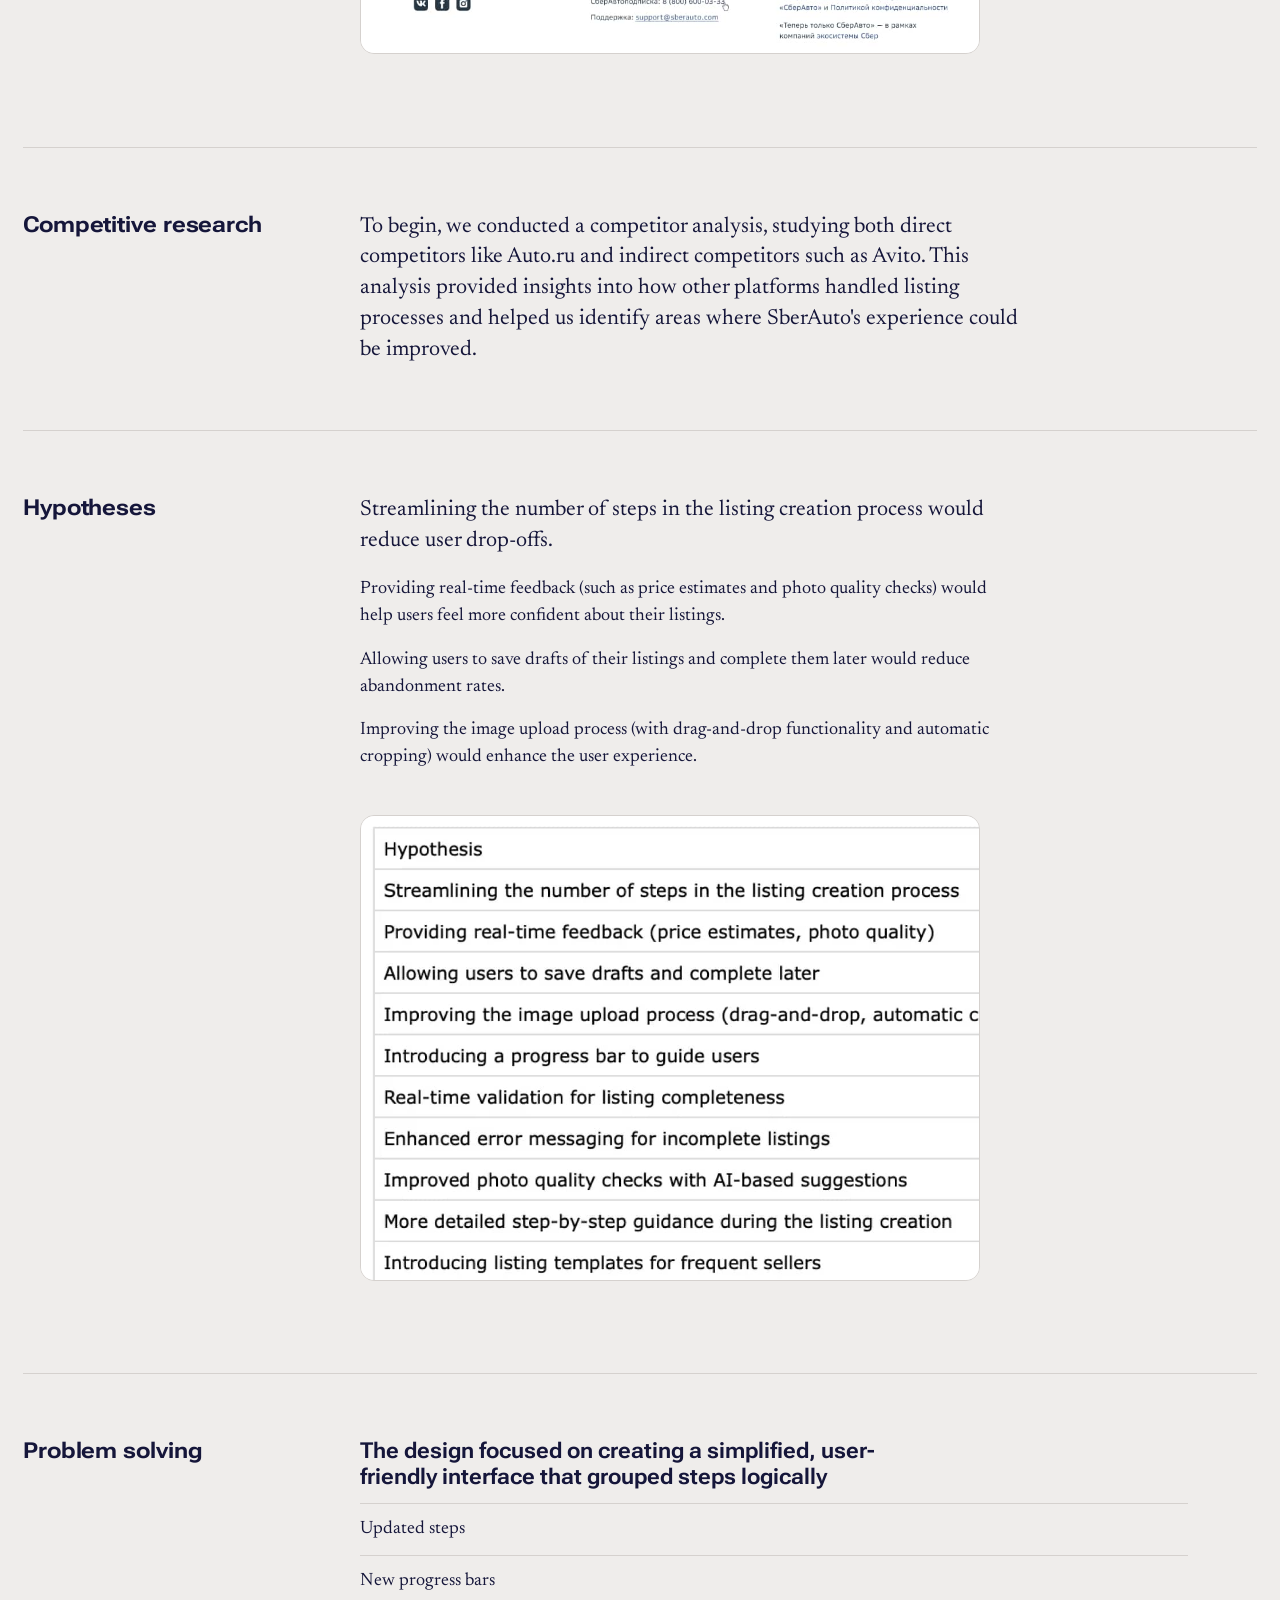
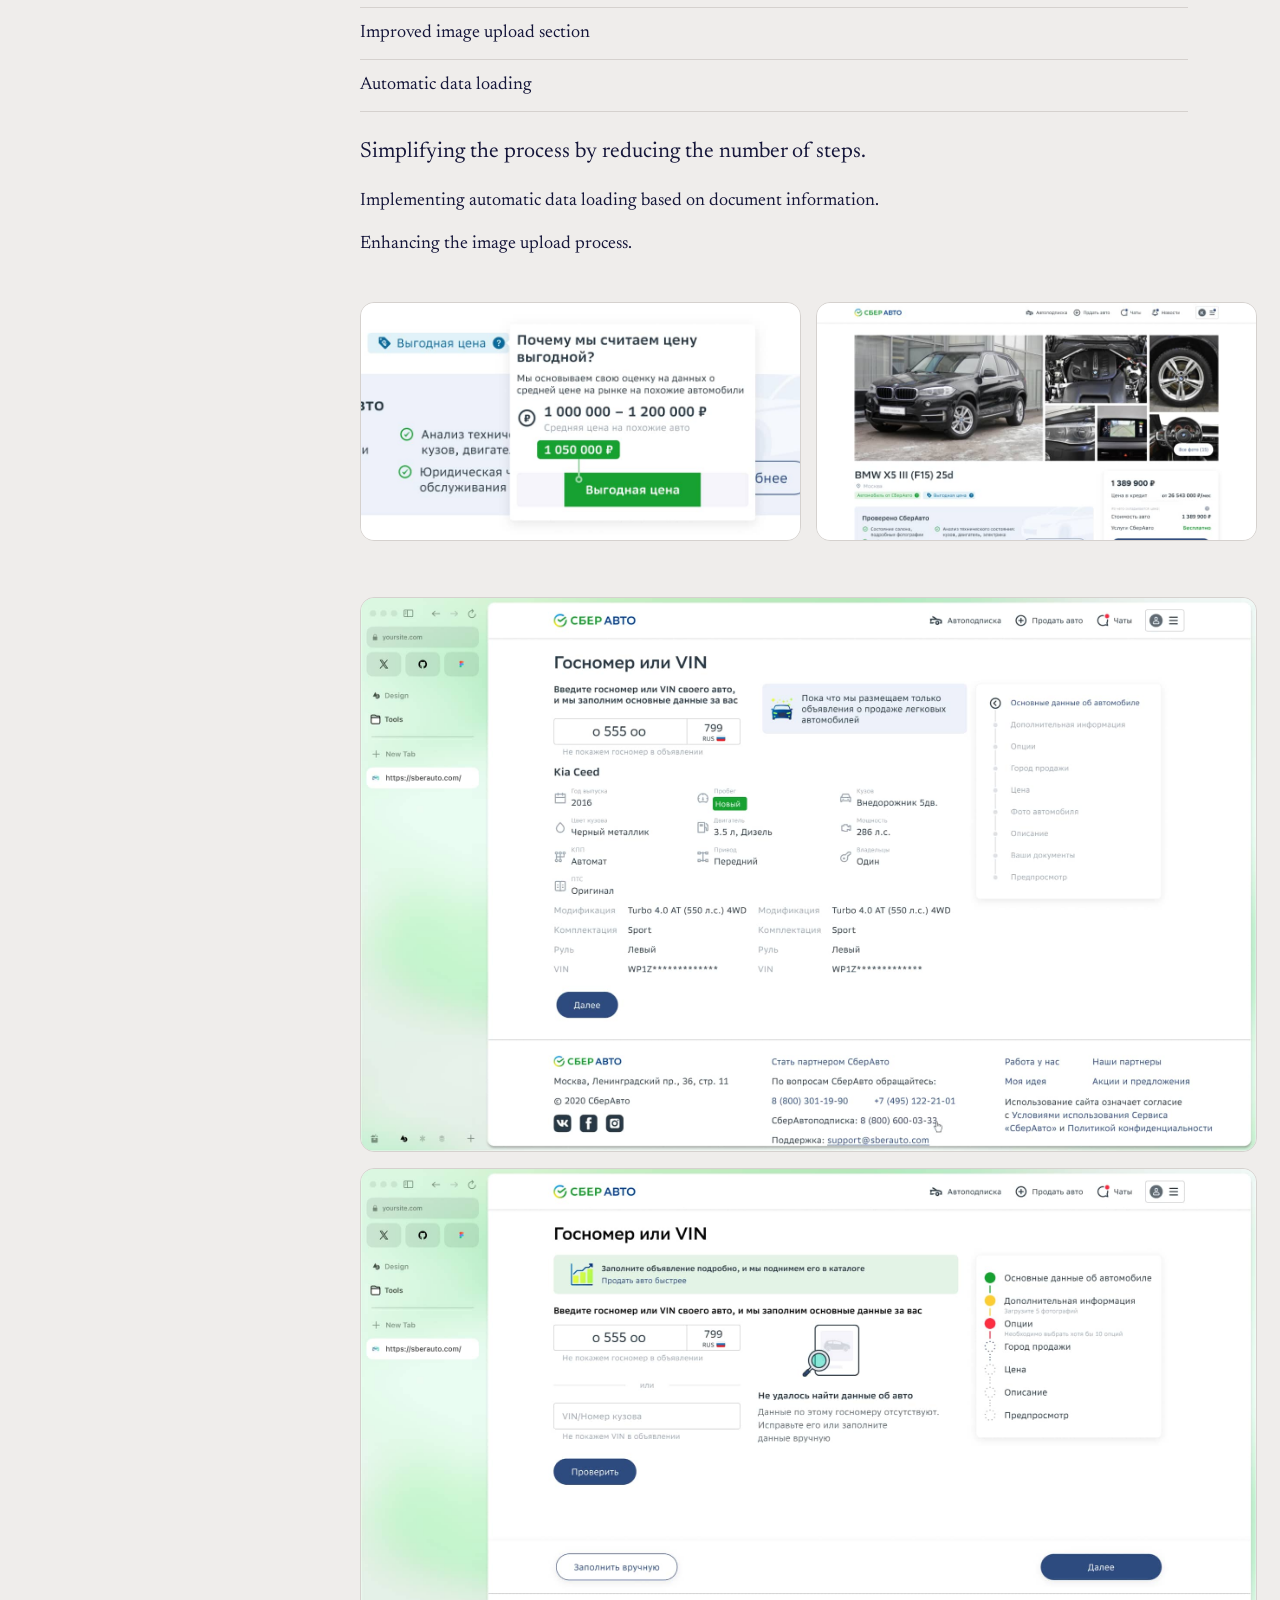
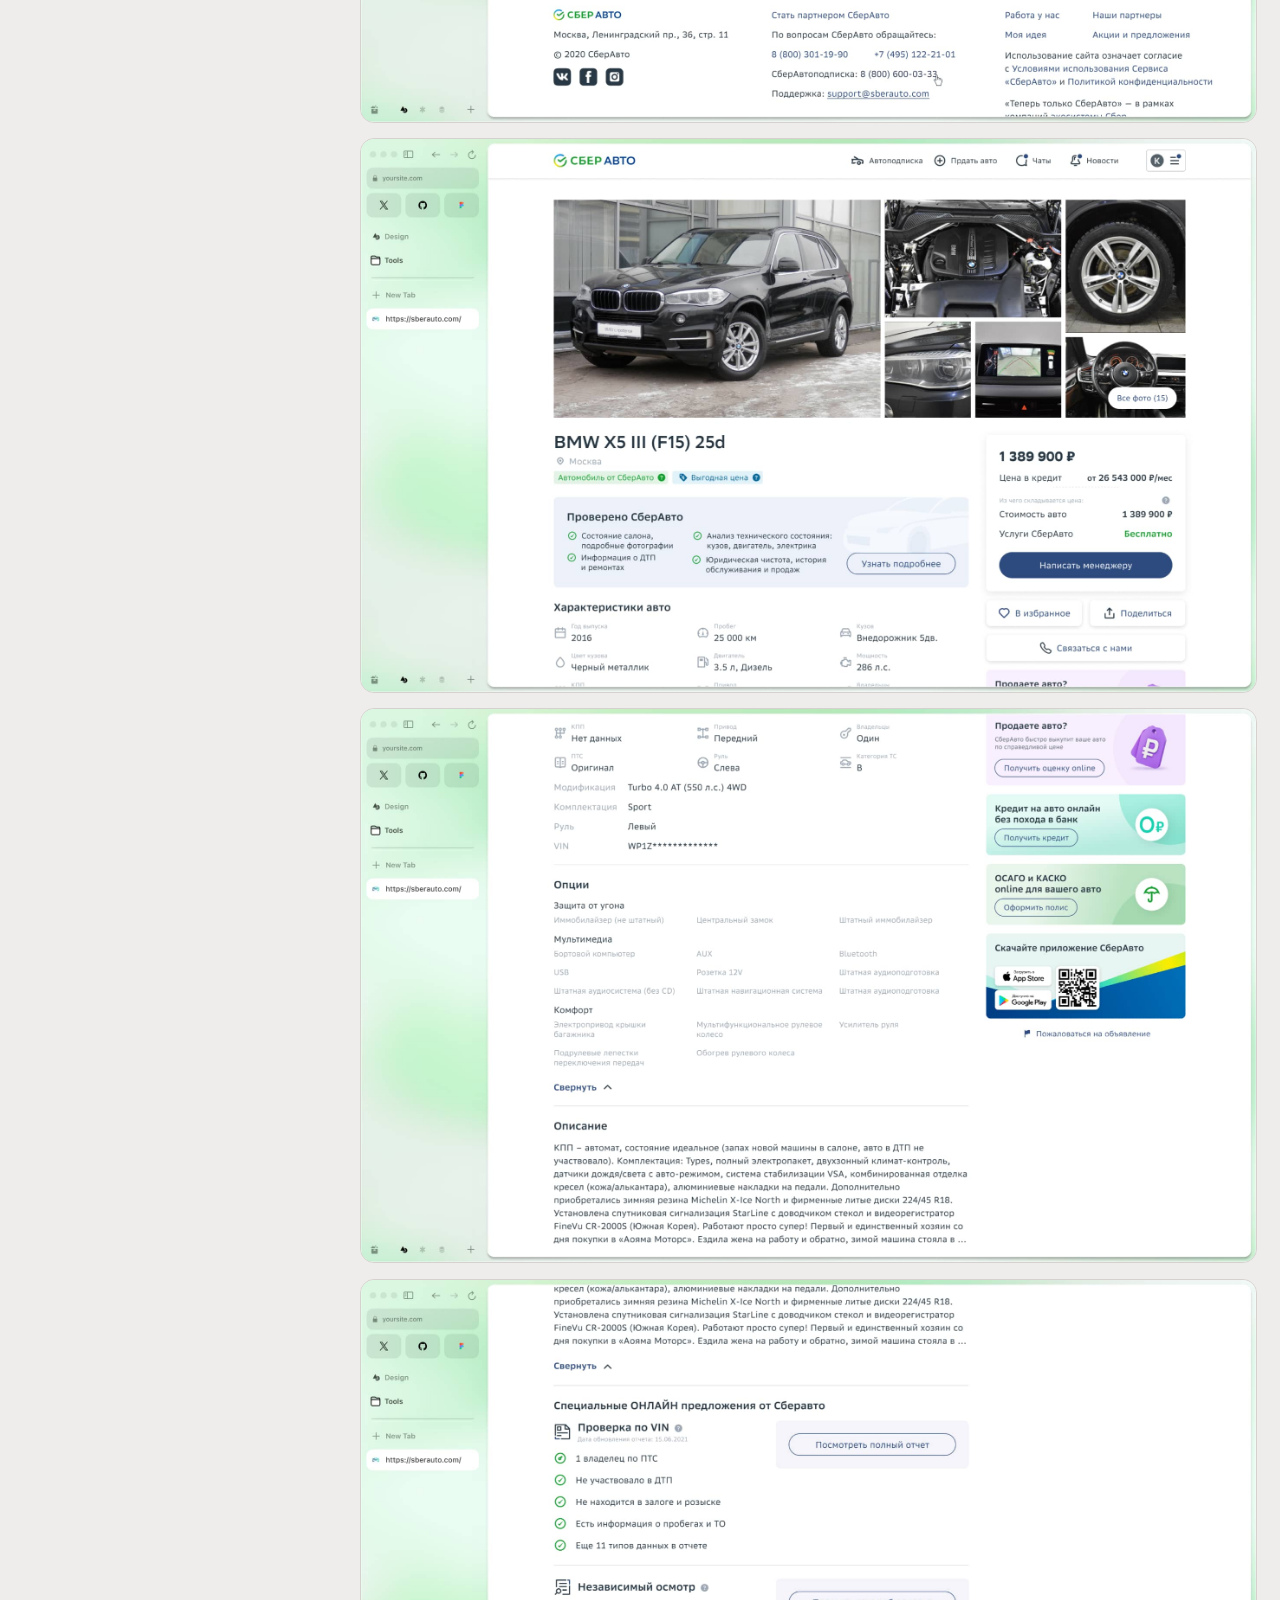
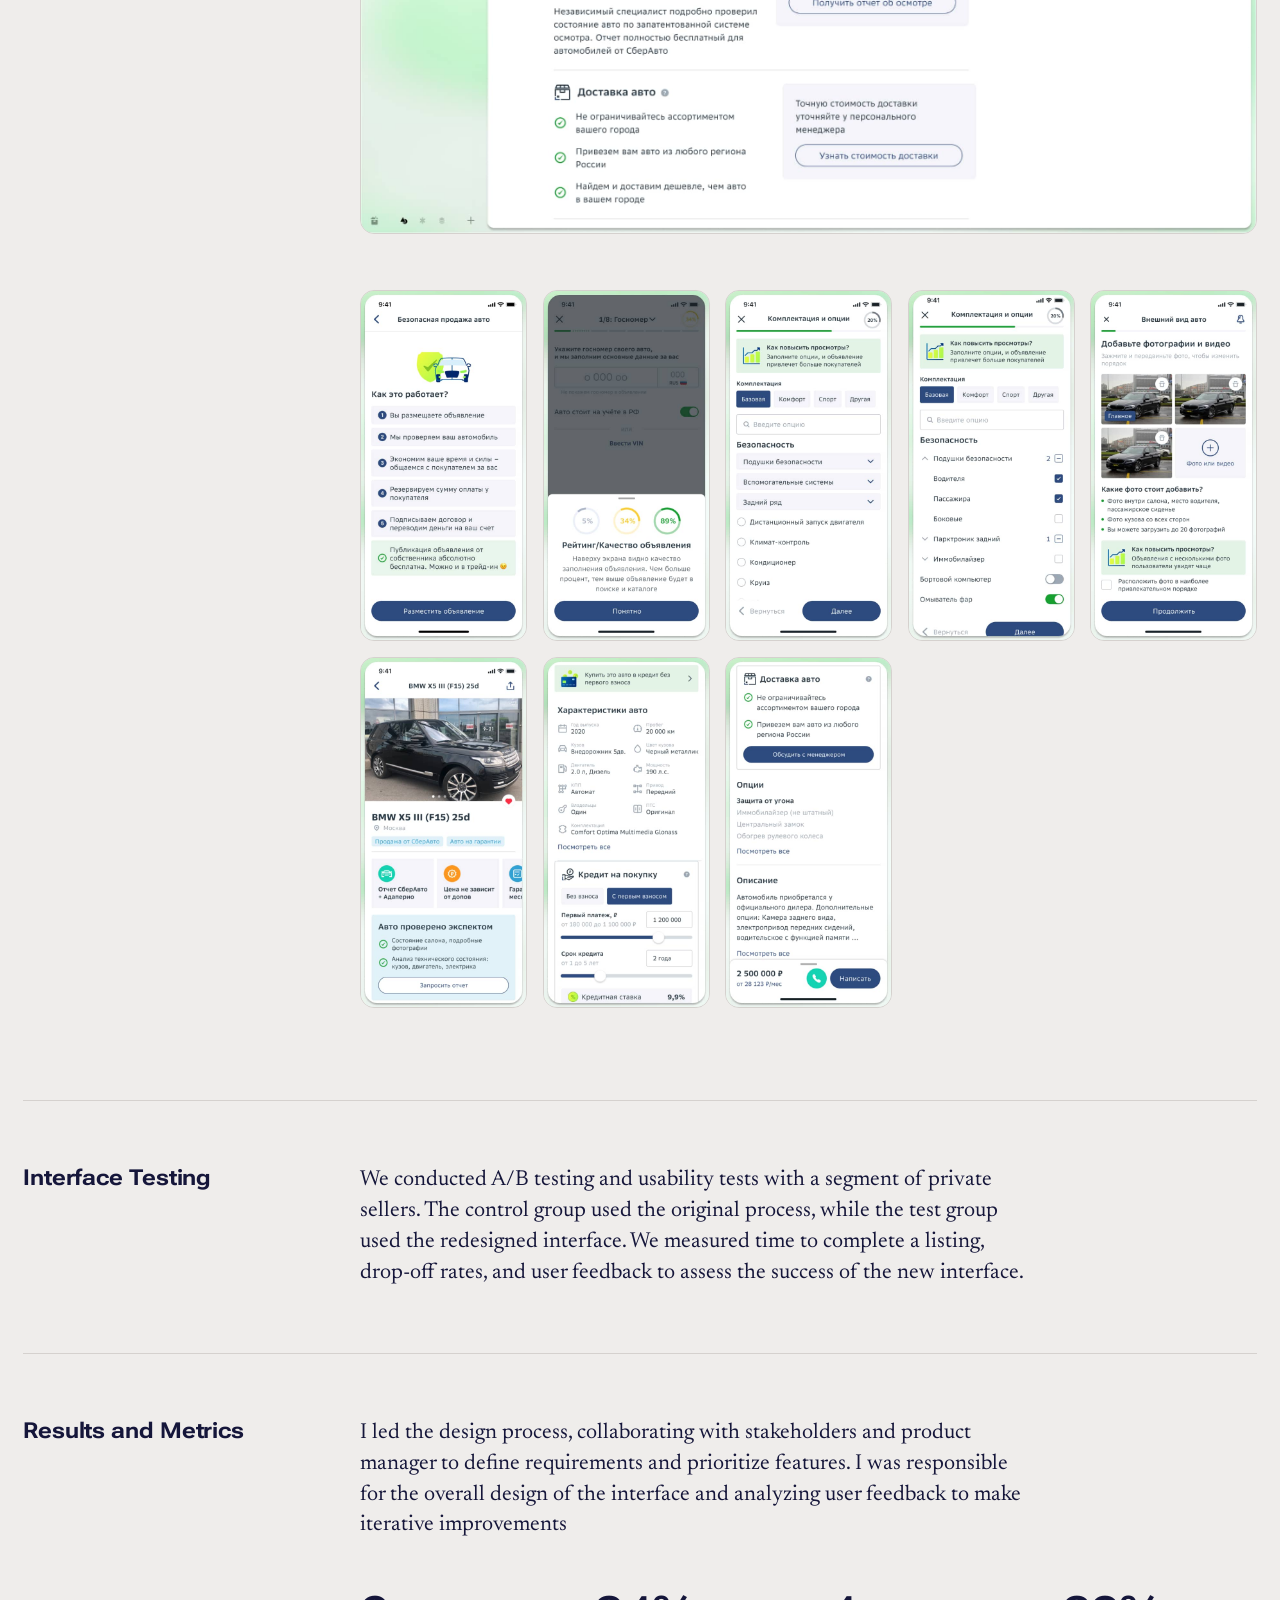
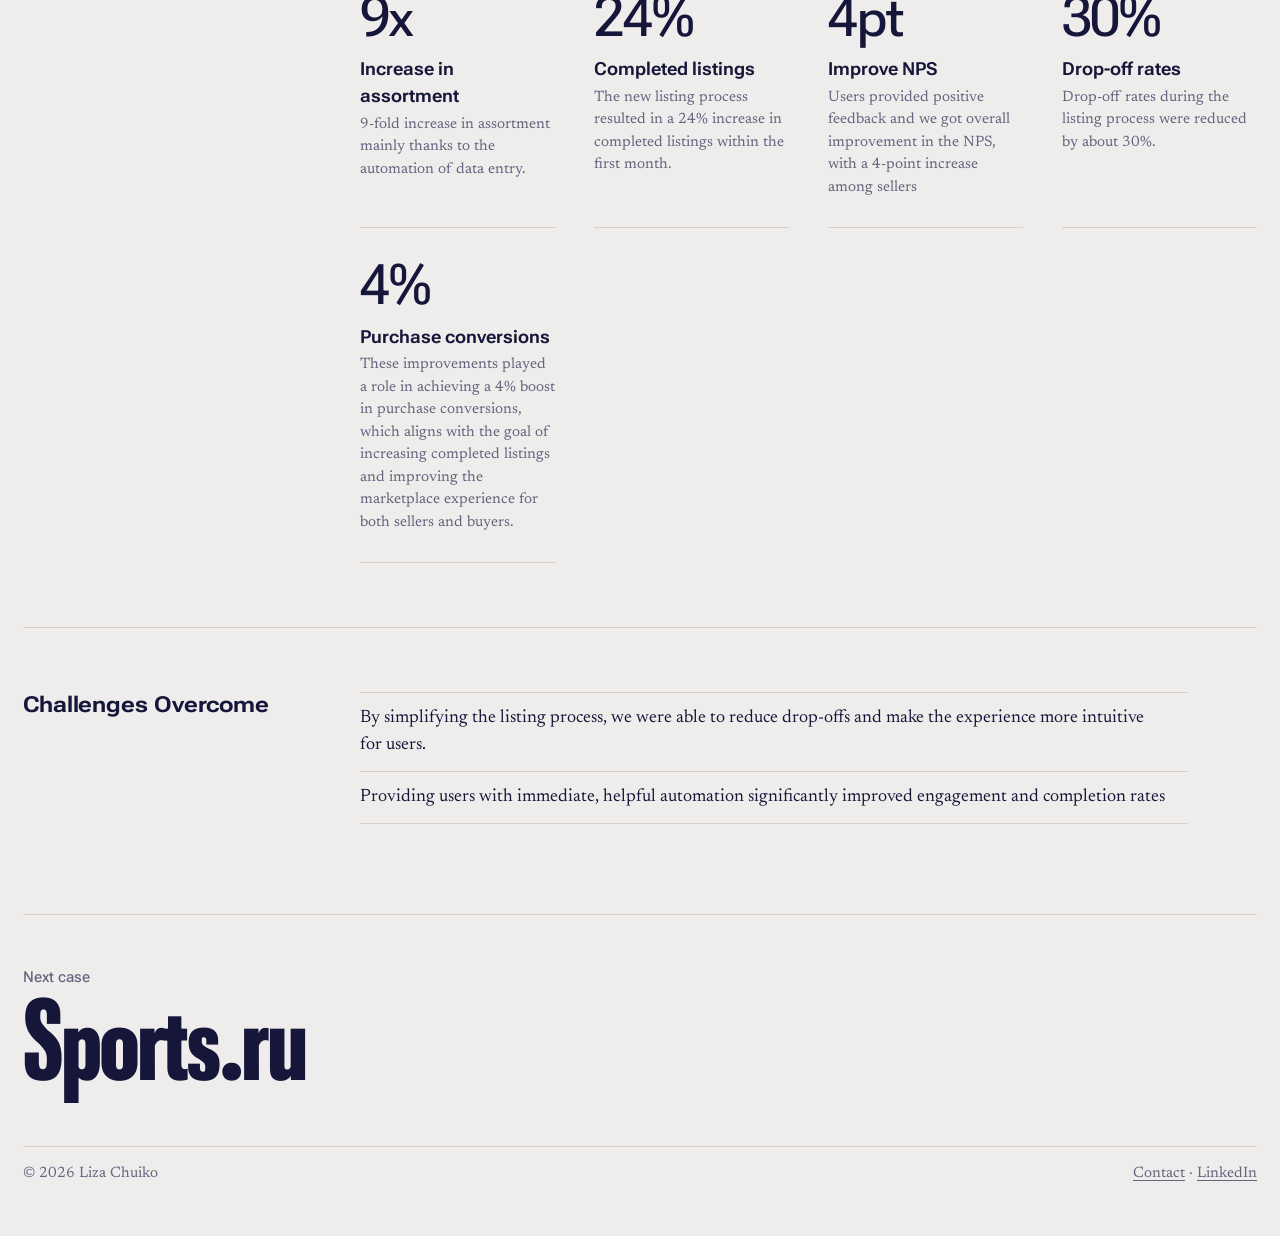
<file: case-sberauto.html>
<!doctype html>
<html lang="en">
<head>
<meta charset="utf-8">
<meta name="viewport" content="width=device-width, initial-scale=1, viewport-fit=cover">
<title>Sber Auto case study, Liza Chuiko</title>
<meta name="description" content="Sber Auto case study by Liza Chuiko. Reinventing the Car Selling Experience: 24% Boost in Listings">
<link rel="canonical" href="https://lizachuiko.github.io/case-sberauto.html">
<meta property="og:type" content="article">
<meta property="og:url" content="https://lizachuiko.github.io/case-sberauto.html">
<meta property="og:title" content="Sber Auto case study, Liza Chuiko">
<meta property="og:description" content="Reinventing the Car Selling Experience: 24% Boost in Listings">
<meta property="og:image" content="https://lizachuiko.github.io/assets/cases/sberauto/01-dashboard.jpg">
<meta name="twitter:card" content="summary_large_image">
<link rel="preconnect" href="https://fonts.googleapis.com">
<link rel="preconnect" href="https://fonts.gstatic.com" crossorigin>
<link rel="stylesheet" href="https://fonts.googleapis.com/css2?family=Newsreader:ital,opsz,wght@0,6..72,300..700;1,6..72,300..700&family=Roboto+Flex:opsz,wdth,wght@8..144,25..151,100..1000&display=swap">
<link rel="stylesheet" href="assets/case.css">
</head>
<body>

<header class="wrap bar">
  <a class="chip" href="./">← Liza Chuiko</a>
  <nav aria-label="Site">
    <a class="chip" href="./#work">Work</a>
    <a class="chip" href="./#about">About</a>
    <a class="chip" href="./#contact">Contact</a>
  </nav>
</header>

<main class="wrap">
<article>
<header class="case-head">
  <ul class="tags"><li>B2B</li><li>B2C</li><li>Mobile app</li><li>Web platform</li></ul>
  <h1>Reinventing the Car Selling Experience: 24% Boost in Listings</h1>
  <dl class="facts">
    <div><dt>Company</dt><dd><a href="https://sberauto.com/" target="_blank" rel="noopener">SberAuto</a></dd></div>
    <div><dt>Role</dt><dd>Product Designer</dd></div>
    <div><dt>Years</dt><dd>2020 to 2022</dd></div>
  </dl>
</header>

<figure class="lead"><img src="assets/cases/sberauto/01-dashboard.jpg" width="1194" height="738" alt="Sber Auto: the finished product"></figure>
<dl class="stats stats--top"><div><dt>9x</dt><dd class="stat__label">Increase in assortment</dd></div><div><dt>24%</dt><dd class="stat__label">Completed listings</dd></div><div><dt>4pt</dt><dd class="stat__label">Improve NPS</dd></div><div><dt>30%</dt><dd class="stat__label">Drop-off rates</dd></div><div><dt>4%</dt><dd class="stat__label">Purchase conversions</dd></div></dl>

<section class="row" aria-labelledby="toc-h">
<h2 id="toc-h">Contents</h2>
<ol class="toc"><li><a href="#about">About Sber Auto</a></li><li><a href="#my-role">My role</a></li><li><a href="#context">Context</a></li><li><a href="#goal">Goal</a></li><li><a href="#discovery">Discovery</a></li><li><a href="#competitive-research">Competitive research</a></li><li><a href="#hypotheses">Hypotheses</a></li><li><a href="#problem-solving">Problem solving</a></li><li><a href="#interface-testing">Interface Testing</a></li><li><a href="#results-and-metrics">Results and Metrics</a></li><li><a href="#challenges-overcome">Challenges Overcome</a></li></ol>
</section>

<section class="row" id="about" aria-labelledby="about-h">
<h2 id="about-h">About Sber Auto</h2>
<p class="lede">SberAuto is a leading marketplace in Russia for buying and selling cars, providing a platform for both B2C and B2B transactions.</p><p>The product includes a web-based platform and mobile application that serves private car owners, semi-professional sellers, and professional dealers. The marketplace allows users to list vehicles for sale, manage listings, and complete transactions.</p><figure class="shots"><img src="assets/cases/sberauto/02-sberauto-about.jpg" width="1208" height="576" alt="Sber Auto in numbers" loading="lazy" decoding="async"></figure>
</section>

<section class="row" id="my-role" aria-labelledby="my-role-h">
<h2 id="my-role-h">My role</h2>
<p class="lede">As a Product Designer, I was responsible for the design and improvement of the seller’s side of the marketplace. I collaborated closely with a cross-functional team that included a product manager, analysts, mobile and web developers, and backend engineers.</p>
<p>My primary focus was on the redesign of the seller's market, which involved improving the digital interface across both web and mobile platforms.</p>
<p class="label">Team</p><ul class="team"><li class="chip">Senior Product Designer</li><li class="chip">Product manager</li><li class="chip">Analysts</li><li class="chip">Mobile developers</li><li class="chip">Web developers</li><li class="chip">Backend engineers</li><li class="chip">QA</li></ul>
</section>

<section class="row" id="context" aria-labelledby="context-h">
<h2 id="context-h">Context</h2>
<ul class="list"><li>The task emerged due to a high drop-off rate during the sellers’ car listing process. Users were abandoning the process midway due to its length and complexity, which negatively impacted the number of listings and the overall product inventory.</li><li>Mission was to simplify the car listing process for users without sacrificing the essential details needed to sell vehicles effectively. Given that selling a car is a significant transaction, it was critical to maintain a balance between efficiency and the depth of information required.</li></ul>
</section>

<section class="row" id="goal" aria-labelledby="goal-h">
<h2 id="goal-h">Goal</h2>
<ul class="list"><li>The goal was to streamline the listing creation flow, making it more intuitive and efficient to increase the number of completed listings.</li></ul>
<p class="label">Key metrics</p>
<ul class="list"><li>Improved engagement from sellers, which would be reflected in user feedback, A/B test results, and an improved Net Promoter Score (NPS)</li><li>Increased conversion rates for vehicles sold through the platform</li><li>Completed listings</li></ul>
</section>

<section class="row" id="discovery" aria-labelledby="discovery-h">
<h2 id="discovery-h">Discovery</h2>
<h3>We also conducted user interviews with sellers who used the platform regularly + who never used it.</h3>
<ul class="list"><li><strong>Private sellers</strong>Who listed their personal vehicles for sale.</li><li><strong>Semi-professional sellers</strong>Or flippers, who managed several cars at a time.</li><li><strong>Professional dealers</strong>Who managed larger inventories through the B2B interface, though their listings were also visible on the main platform.</li></ul>
<p class="lede">These interviews helped uncover pain points, such as the complexity of the process and the lack of guidance during key steps, which led to user frustration.</p>
<figure class="shots shots--plain"><img src="assets/cases/sberauto/03-dashboard.jpg" width="976" height="744" alt="Sber Auto. dashboard" loading="lazy" decoding="async"></figure>
</section>

<section class="row" id="competitive-research" aria-labelledby="competitive-research-h">
<h2 id="competitive-research-h">Competitive research</h2>
<p class="lede">To begin, we conducted a competitor analysis, studying both direct competitors like Auto.ru and indirect competitors such as Avito. This analysis provided insights into how other platforms handled listing processes and helped us identify areas where SberAuto's experience could be improved.</p>
</section>

<section class="row" id="hypotheses" aria-labelledby="hypotheses-h">
<h2 id="hypotheses-h">Hypotheses</h2>
<p class="lede">Streamlining the number of steps in the listing creation process would reduce user drop-offs.</p>
<p>Providing real-time feedback (such as price estimates and photo quality checks) would help users feel more confident about their listings.</p>
<p>Allowing users to save drafts of their listings and complete them later would reduce abandonment rates.</p>
<p>Improving the image upload process (with drag-and-drop functionality and automatic cropping) would enhance the user experience.</p>
<figure class="shots shots--plain"><img src="assets/cases/sberauto/04-hypotheses-list.jpg" width="1080" height="810" alt="Sber Auto. hypotheses list" loading="lazy" decoding="async"></figure>
</section>

<section class="row" id="problem-solving" aria-labelledby="problem-solving-h">
<h2 id="problem-solving-h">Problem solving</h2>
<h3>The design focused on creating a simplified, user-friendly interface that grouped steps logically</h3>
<ul class="list"><li>Updated steps</li><li>New progress bars</li><li>Improved image upload section</li><li>Automatic data loading</li></ul>
<p class="lede">Simplifying the process by reducing the number of steps.</p>
<p>Implementing automatic data loading based on document information.</p>
<p>Enhancing the image upload process.</p>
<figure class="shots shots--pair"><img src="assets/cases/sberauto/05-interface.jpg" width="942" height="508" alt="Sber Auto. interface" loading="lazy" decoding="async"><img src="assets/cases/sberauto/06-interface.jpg" width="942" height="508" alt="Sber Auto. interface" loading="lazy" decoding="async"></figure>
<figure class="shots"><img src="assets/cases/sberauto/07-dashboard.jpg" width="2066" height="1277" alt="Sber Auto. dashboard" loading="lazy" decoding="async"><img src="assets/cases/sberauto/08-dashboard.jpg" width="2066" height="1277" alt="Sber Auto. dashboard" loading="lazy" decoding="async"><img src="assets/cases/sberauto/09-dashboard.jpg" width="2066" height="1277" alt="Sber Auto. dashboard" loading="lazy" decoding="async"><img src="assets/cases/sberauto/10-dashboard.jpg" width="2066" height="1277" alt="Sber Auto. dashboard" loading="lazy" decoding="async"><img src="assets/cases/sberauto/11-dashboard.jpg" width="2066" height="1277" alt="Sber Auto. dashboard" loading="lazy" decoding="async"></figure>
<figure class="shots shots--phones"><img src="assets/cases/sberauto/12-dashboard-mobile.jpg" width="514" height="1088" alt="Sber Auto. dashboard mobile" loading="lazy" decoding="async"><img src="assets/cases/sberauto/13-dashboard-mobile.jpg" width="514" height="1088" alt="Sber Auto. dashboard mobile" loading="lazy" decoding="async"><img src="assets/cases/sberauto/14-dashboard-mobile.jpg" width="514" height="1088" alt="Sber Auto. dashboard mobile" loading="lazy" decoding="async"><img src="assets/cases/sberauto/15-dashboard-mobile.jpg" width="514" height="1088" alt="Sber Auto. dashboard mobile" loading="lazy" decoding="async"><img src="assets/cases/sberauto/16-dashboard-mobile.jpg" width="514" height="1088" alt="Sber Auto. dashboard mobile" loading="lazy" decoding="async"><img src="assets/cases/sberauto/17-dashboard-mobile.jpg" width="514" height="1088" alt="Sber Auto. dashboard mobile" loading="lazy" decoding="async"><img src="assets/cases/sberauto/18-dashboard-mobile.jpg" width="514" height="1088" alt="Sber Auto. dashboard mobile" loading="lazy" decoding="async"><img src="assets/cases/sberauto/19-dashboard-mobile.jpg" width="514" height="1088" alt="Sber Auto. dashboard mobile" loading="lazy" decoding="async"></figure>
</section>

<section class="row" id="interface-testing" aria-labelledby="interface-testing-h">
<h2 id="interface-testing-h">Interface Testing</h2>
<p class="lede">We conducted A/B testing and usability tests with a segment of private sellers. The control group used the original process, while the test group used the redesigned interface. We measured time to complete a listing, drop-off rates, and user feedback to assess the success of the new interface.</p>
</section>

<section class="row" id="results-and-metrics" aria-labelledby="results-and-metrics-h">
<h2 id="results-and-metrics-h">Results and Metrics</h2>
<p class="lede">I led the design process, collaborating with stakeholders and product manager to define requirements and prioritize features. I was responsible for the overall design of the interface and analyzing user feedback to make iterative improvements</p>
<dl class="stats"><div><dt>9x</dt><dd class="stat__label">Increase in assortment</dd><dd class="stat__text">9-fold increase in assortment mainly thanks to the automation of data entry.</dd></div><div><dt>24%</dt><dd class="stat__label">Completed listings</dd><dd class="stat__text">The new listing process resulted in a 24% increase in completed listings within the first month.</dd></div><div><dt>4pt</dt><dd class="stat__label">Improve NPS</dd><dd class="stat__text">Users provided positive feedback and we got overall improvement in the NPS, with a 4-point increase among sellers</dd></div><div><dt>30%</dt><dd class="stat__label">Drop-off rates</dd><dd class="stat__text">Drop-off rates during the listing process were reduced by about 30%.</dd></div><div><dt>4%</dt><dd class="stat__label">Purchase conversions</dd><dd class="stat__text">These improvements played a role in achieving a 4% boost in purchase conversions, which aligns with the goal of increasing completed listings and improving the marketplace experience for both sellers and buyers.</dd></div></dl>
</section>

<section class="row" id="challenges-overcome" aria-labelledby="challenges-overcome-h">
<h2 id="challenges-overcome-h">Challenges Overcome</h2>
<ul class="list"><li>By simplifying the listing process, we were able to reduce drop-offs and make the experience more intuitive for users.</li><li>Providing users with immediate, helpful automation significantly improved engagement and completion rates</li></ul>
</section>
</article>

<a class="next" href="case-sports.html"><span>Next case</span><b>Sports.ru</b></a>

<footer class="foot">
  <span>© 2026 Liza Chuiko</span>
  <span><a href="./#contact">Contact</a> · <a href="https://www.linkedin.com/in/elizaveta-chuiko-1a038ab4/" target="_blank" rel="noopener">LinkedIn</a></span>
</footer>
</main>
</body>
</html>
</file>
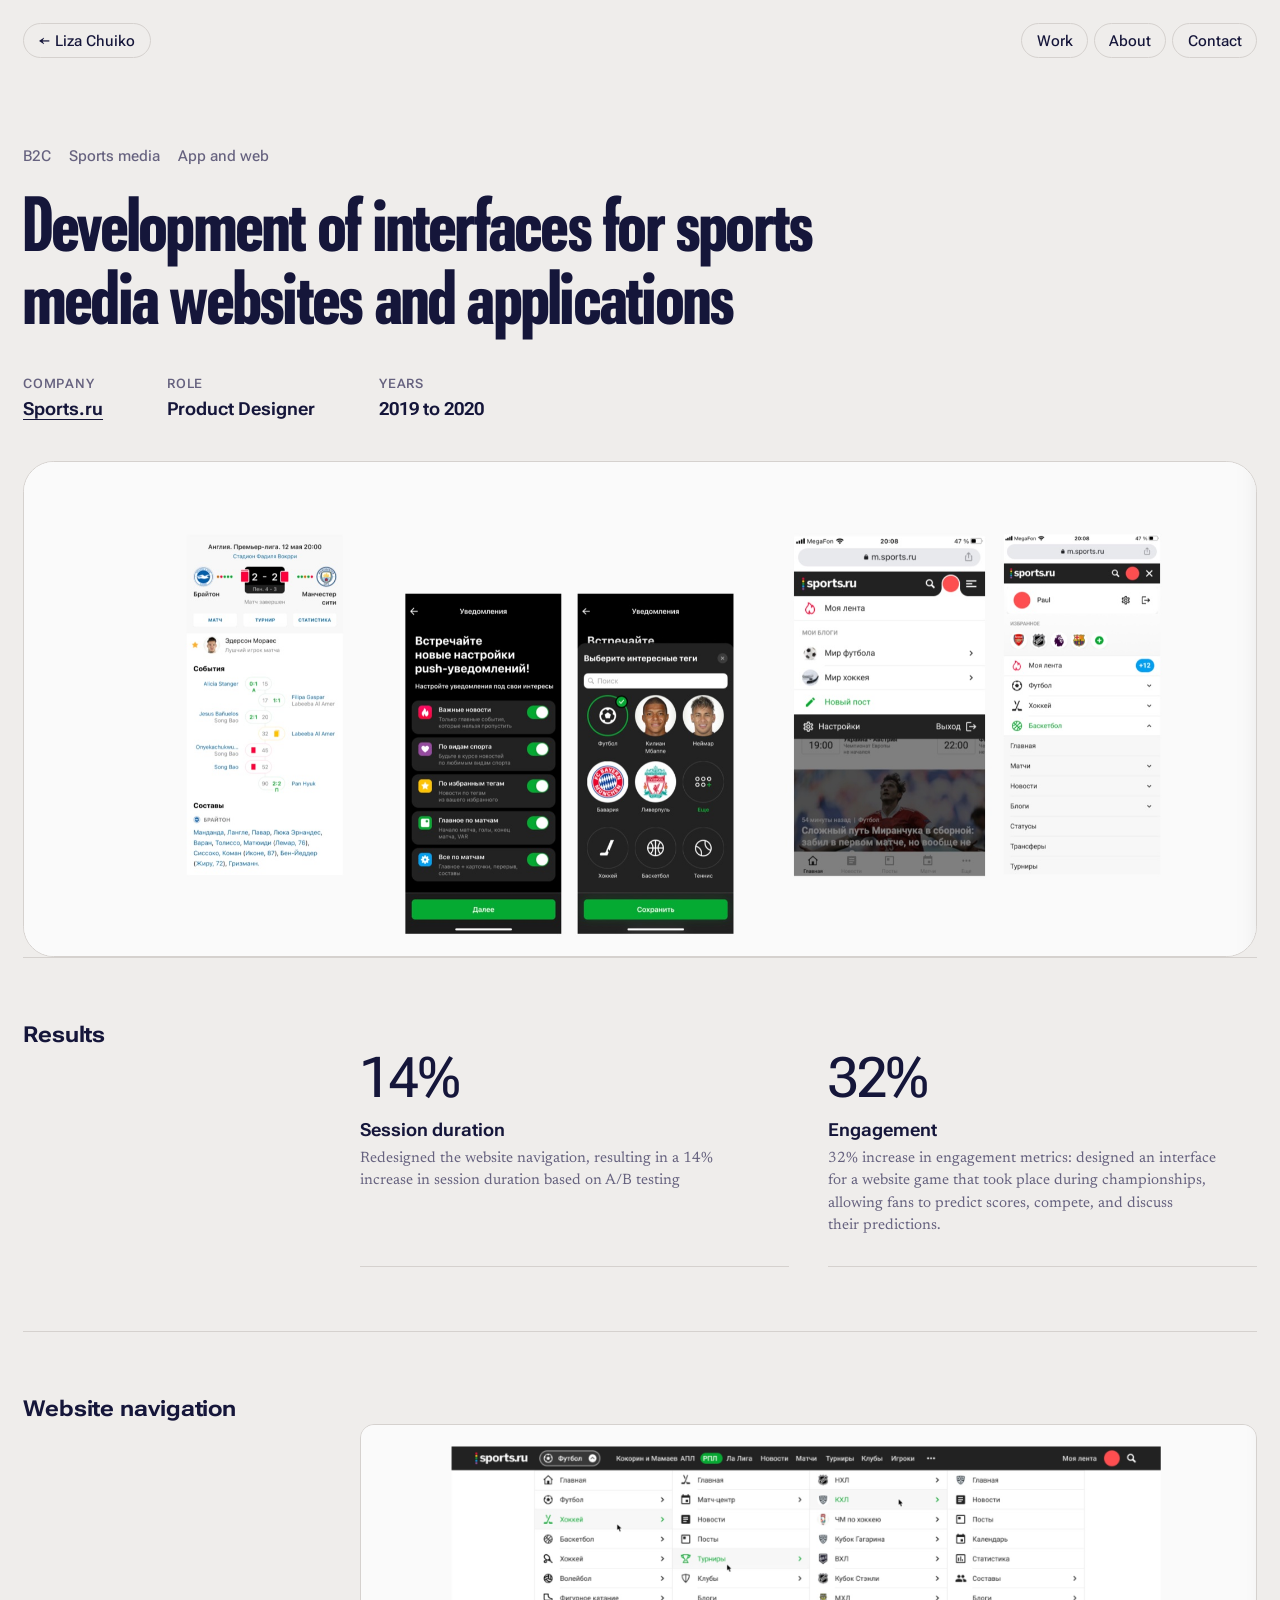
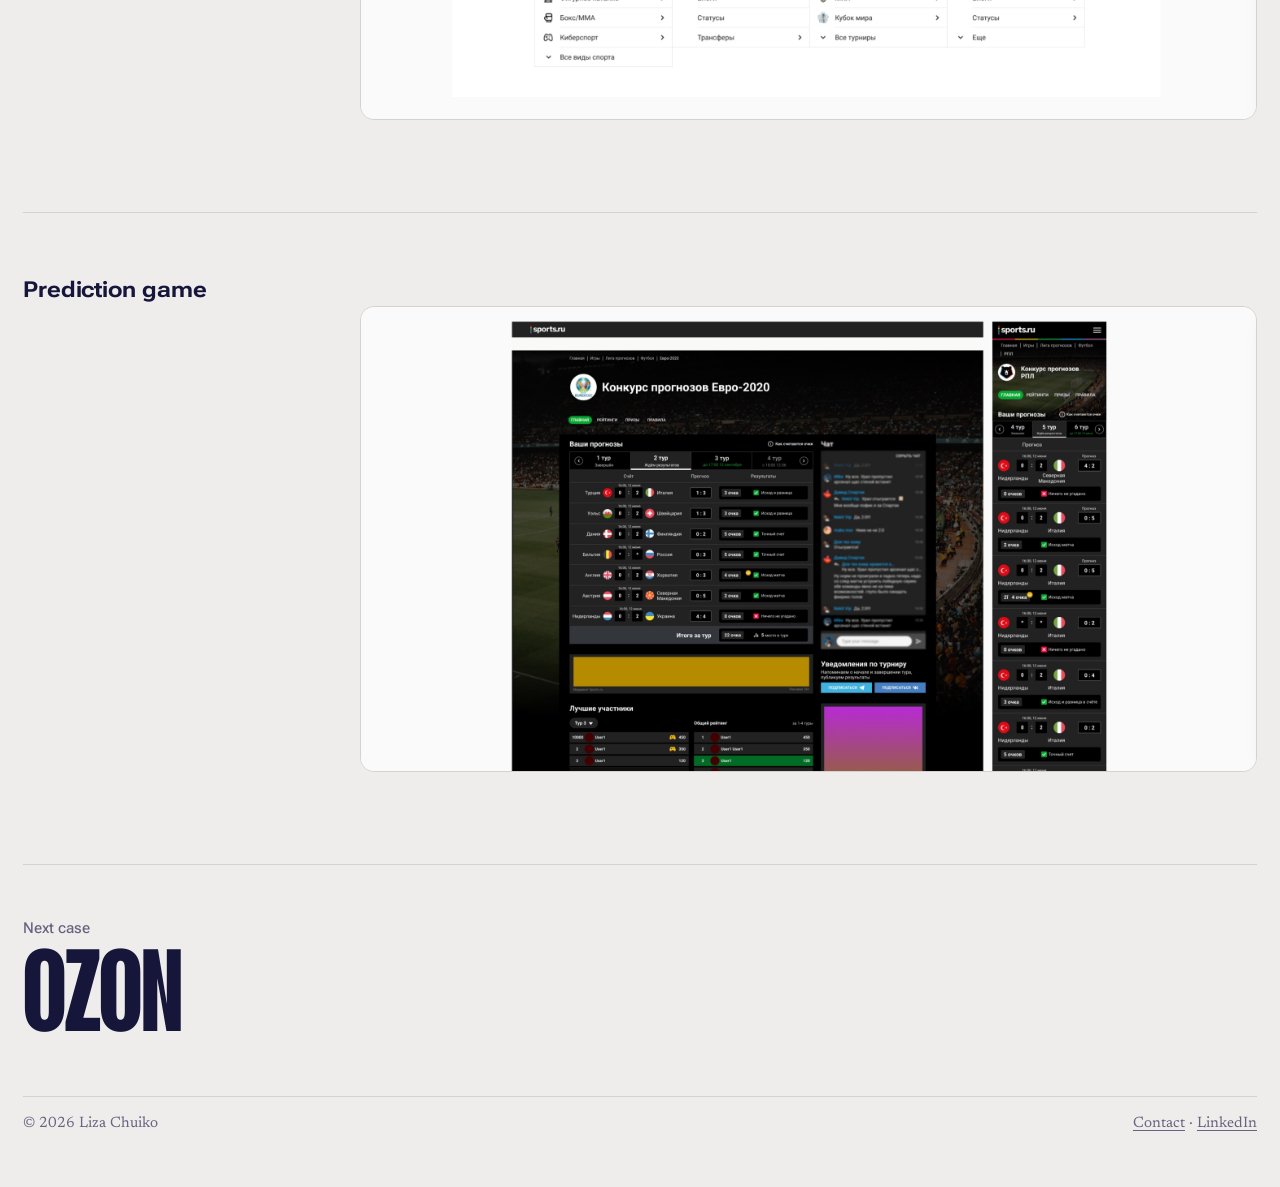
<file: case-sports.html>
<!doctype html>
<html lang="en">
<head>
<meta charset="utf-8">
<meta name="viewport" content="width=device-width, initial-scale=1, viewport-fit=cover">
<title>Sports.ru case study, Liza Chuiko</title>
<meta name="description" content="Sports.ru case study by Liza Chuiko. Development of interfaces for sports media websites and applications">
<link rel="canonical" href="https://lizachuiko.github.io/case-sports.html">
<meta property="og:type" content="article">
<meta property="og:url" content="https://lizachuiko.github.io/case-sports.html">
<meta property="og:title" content="Sports.ru case study, Liza Chuiko">
<meta property="og:description" content="Development of interfaces for sports media websites and applications">
<meta property="og:image" content="https://lizachuiko.github.io/assets/cases/sports/01-sports.jpg">
<meta name="twitter:card" content="summary_large_image">
<link rel="preconnect" href="https://fonts.googleapis.com">
<link rel="preconnect" href="https://fonts.gstatic.com" crossorigin>
<link rel="stylesheet" href="https://fonts.googleapis.com/css2?family=Newsreader:ital,opsz,wght@0,6..72,300..700;1,6..72,300..700&family=Roboto+Flex:opsz,wdth,wght@8..144,25..151,100..1000&display=swap">
<link rel="stylesheet" href="assets/case.css">
</head>
<body>

<header class="wrap bar">
  <a class="chip" href="./">← Liza Chuiko</a>
  <nav aria-label="Site">
    <a class="chip" href="./#work">Work</a>
    <a class="chip" href="./#about">About</a>
    <a class="chip" href="./#contact">Contact</a>
  </nav>
</header>

<main class="wrap">
<article>
<header class="case-head">
  <ul class="tags"><li>B2C</li><li>Sports media</li><li>App and web</li></ul>
  <h1>Development of interfaces for sports media websites and applications</h1>
  <dl class="facts">
    <div><dt>Company</dt><dd><a href="https://www.sports.ru/" target="_blank" rel="noopener">Sports.ru</a></dd></div>
    <div><dt>Role</dt><dd>Product Designer</dd></div>
    <div><dt>Years</dt><dd>2019 to 2020</dd></div>
  </dl>
</header>

<figure class="lead"><img src="assets/cases/sports/01-sports.jpg" width="2200" height="883" alt="Sports.ru: the finished product"></figure>




<section class="row" id="results" aria-labelledby="results-h">
<h2 id="results-h">Results</h2>
<dl class="stats"><div><dt>14%</dt><dd class="stat__label">Session duration</dd><dd class="stat__text">Redesigned the website navigation, resulting in a 14% increase in session duration based on A/B testing</dd></div><div><dt>32%</dt><dd class="stat__label">Engagement</dd><dd class="stat__text">32% increase in engagement metrics: designed an interface for a website game that took place during championships, allowing fans to predict scores, compete, and discuss their predictions.</dd></div></dl>
</section>

<section class="row" id="website-navigation" aria-labelledby="website-navigation-h">
<h2 id="website-navigation-h">Website navigation</h2>
<figure class="shots"><img src="assets/cases/sports/02-sports.jpg" width="2200" height="723" alt="Sports.ru. website navigation menu" loading="lazy" decoding="async"></figure>
</section>

<section class="row" id="prediction-game" aria-labelledby="prediction-game-h">
<h2 id="prediction-game-h">Prediction game</h2>
<figure class="shots"><img src="assets/cases/sports/03-sports.jpg" width="2200" height="1143" alt="Sports.ru. score prediction contest, web and mobile" loading="lazy" decoding="async"></figure>
</section>
</article>

<a class="next" href="case-ozon.html"><span>Next case</span><b>OZON</b></a>

<footer class="foot">
  <span>© 2026 Liza Chuiko</span>
  <span><a href="./#contact">Contact</a> · <a href="https://www.linkedin.com/in/elizaveta-chuiko-1a038ab4/" target="_blank" rel="noopener">LinkedIn</a></span>
</footer>
</main>
</body>
</html>
</file>
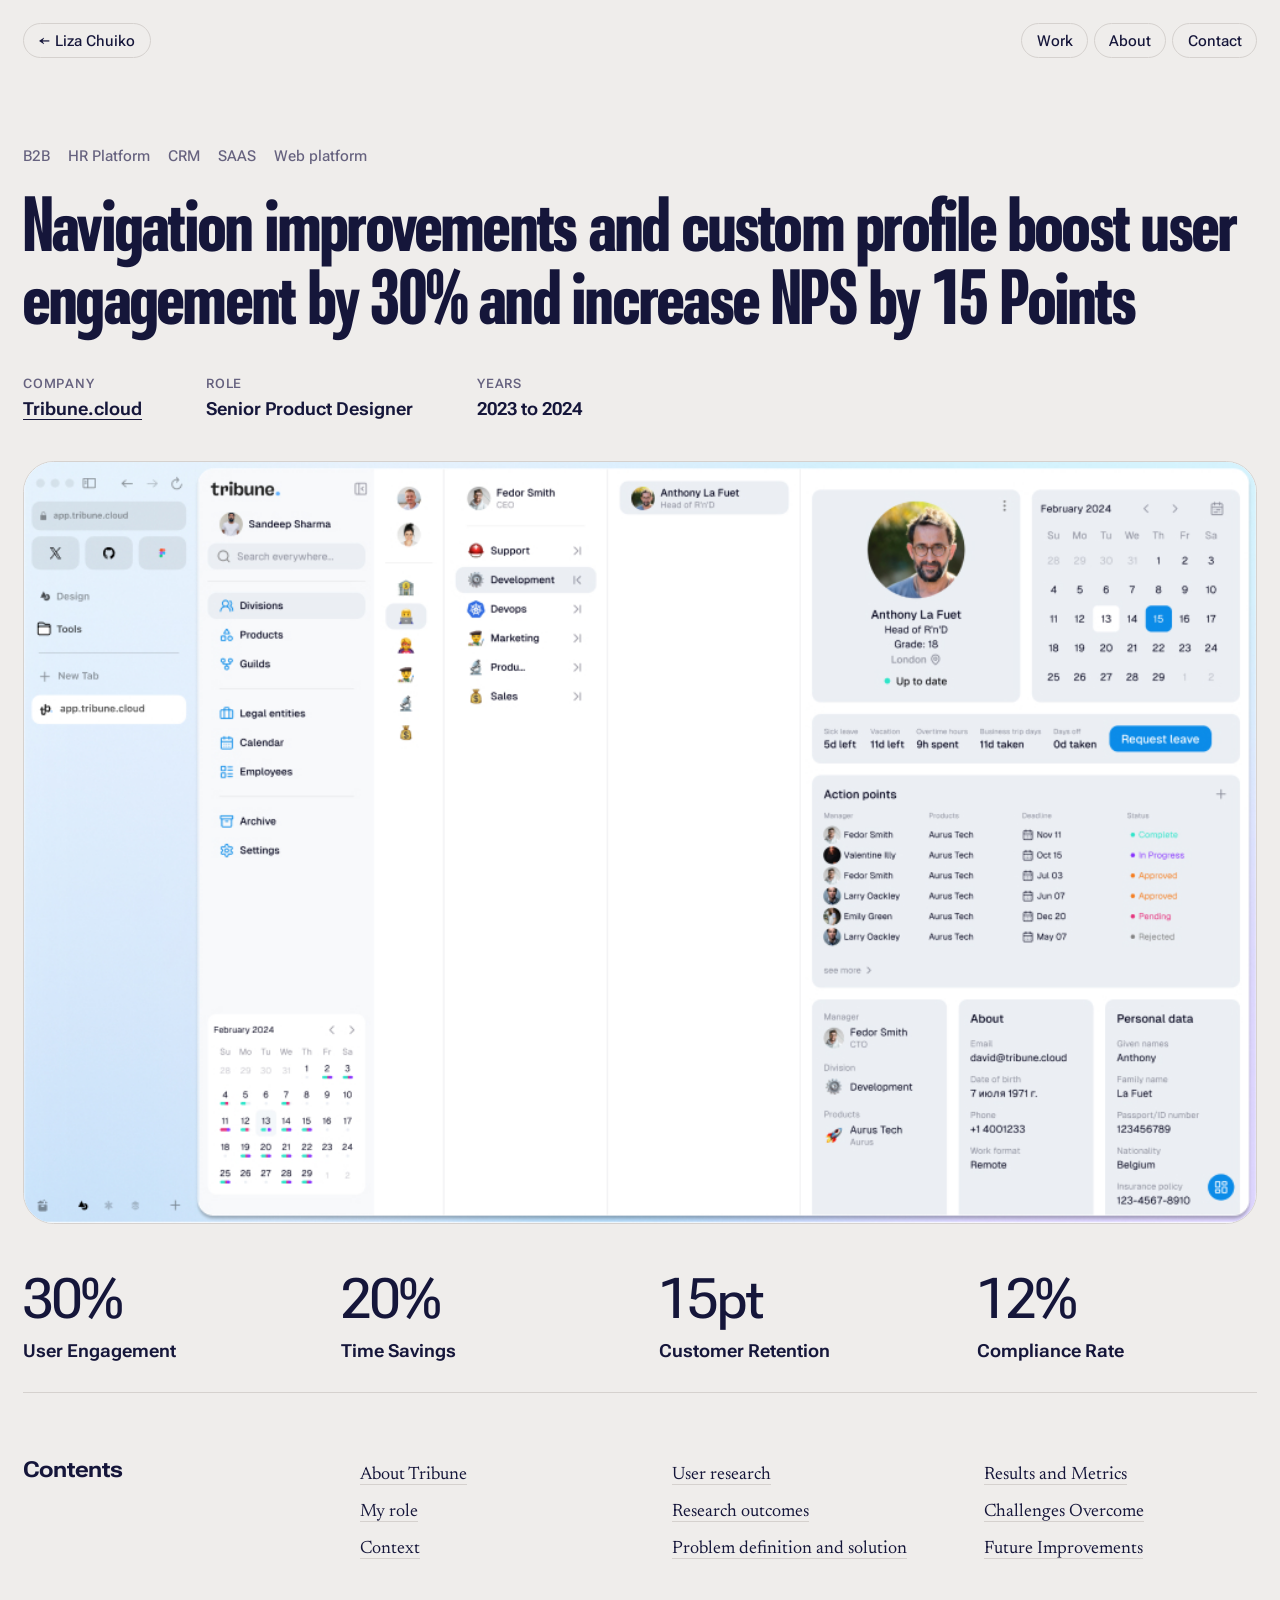
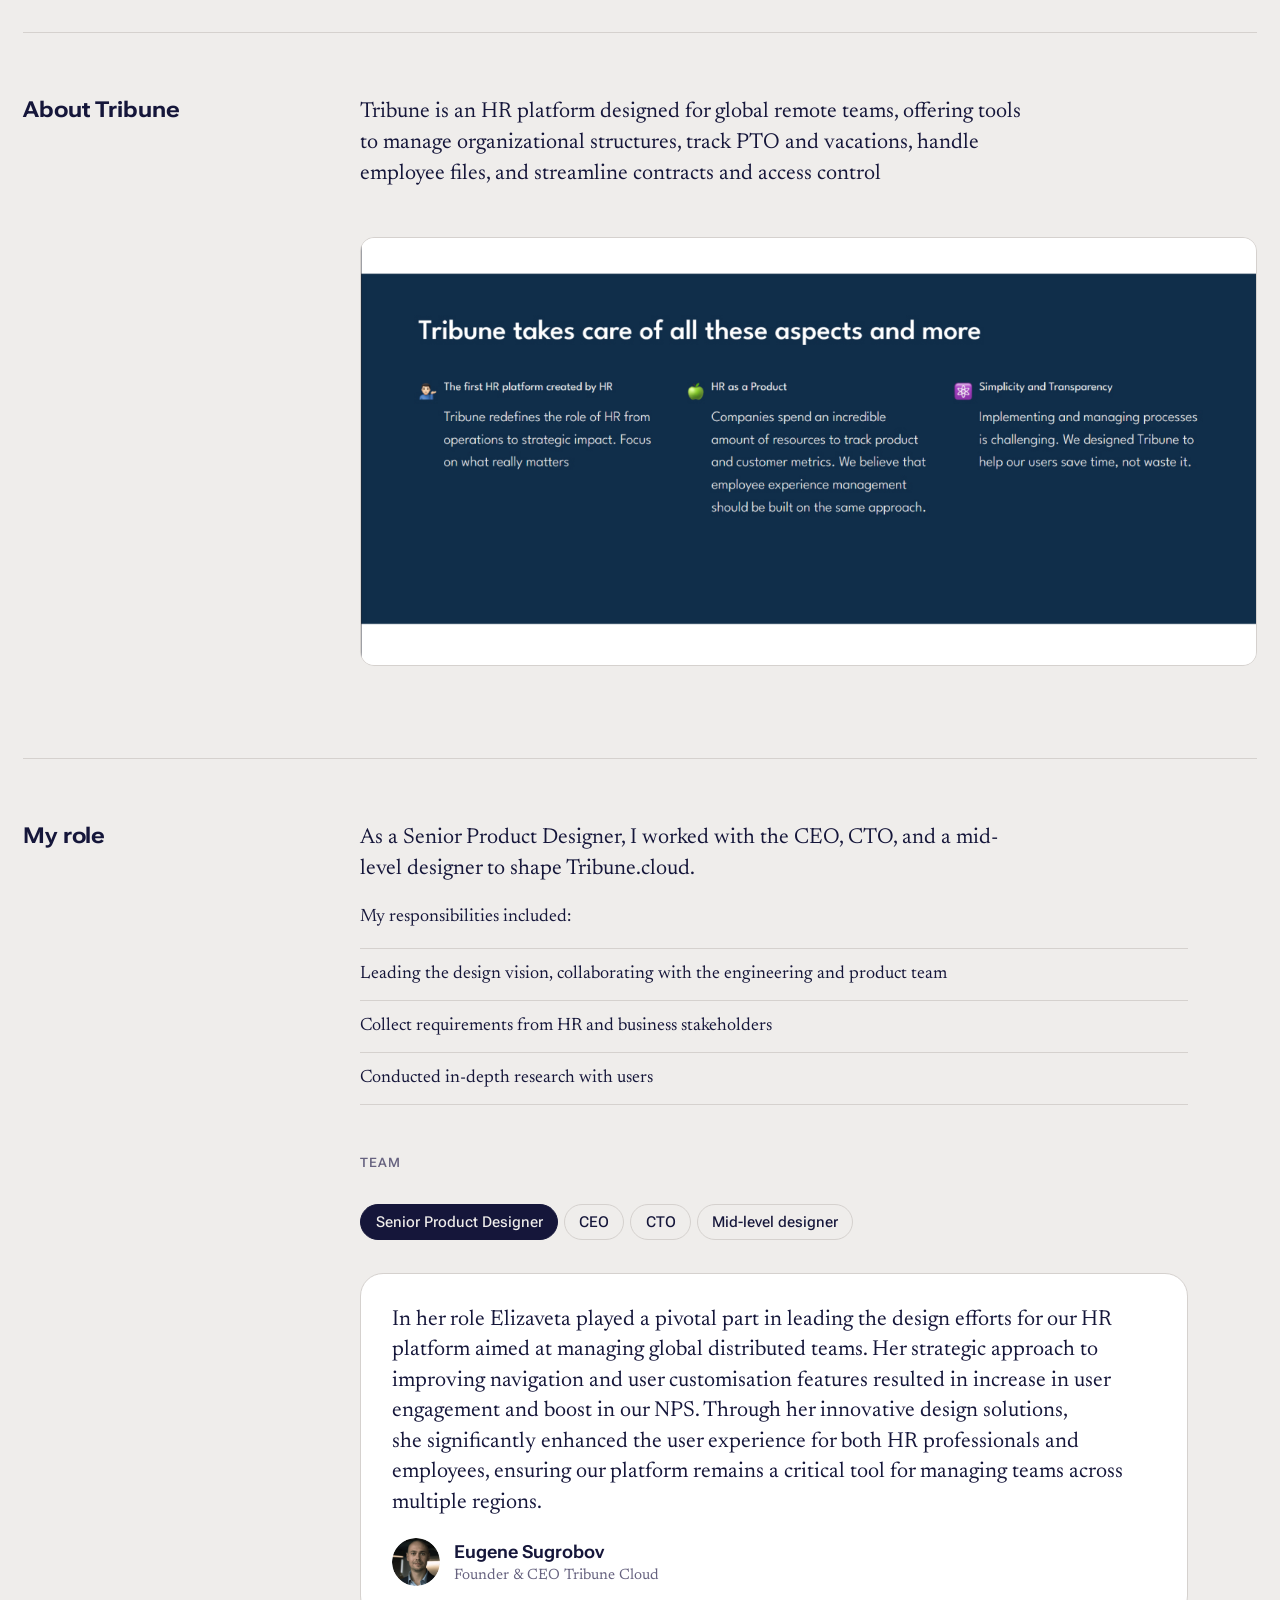
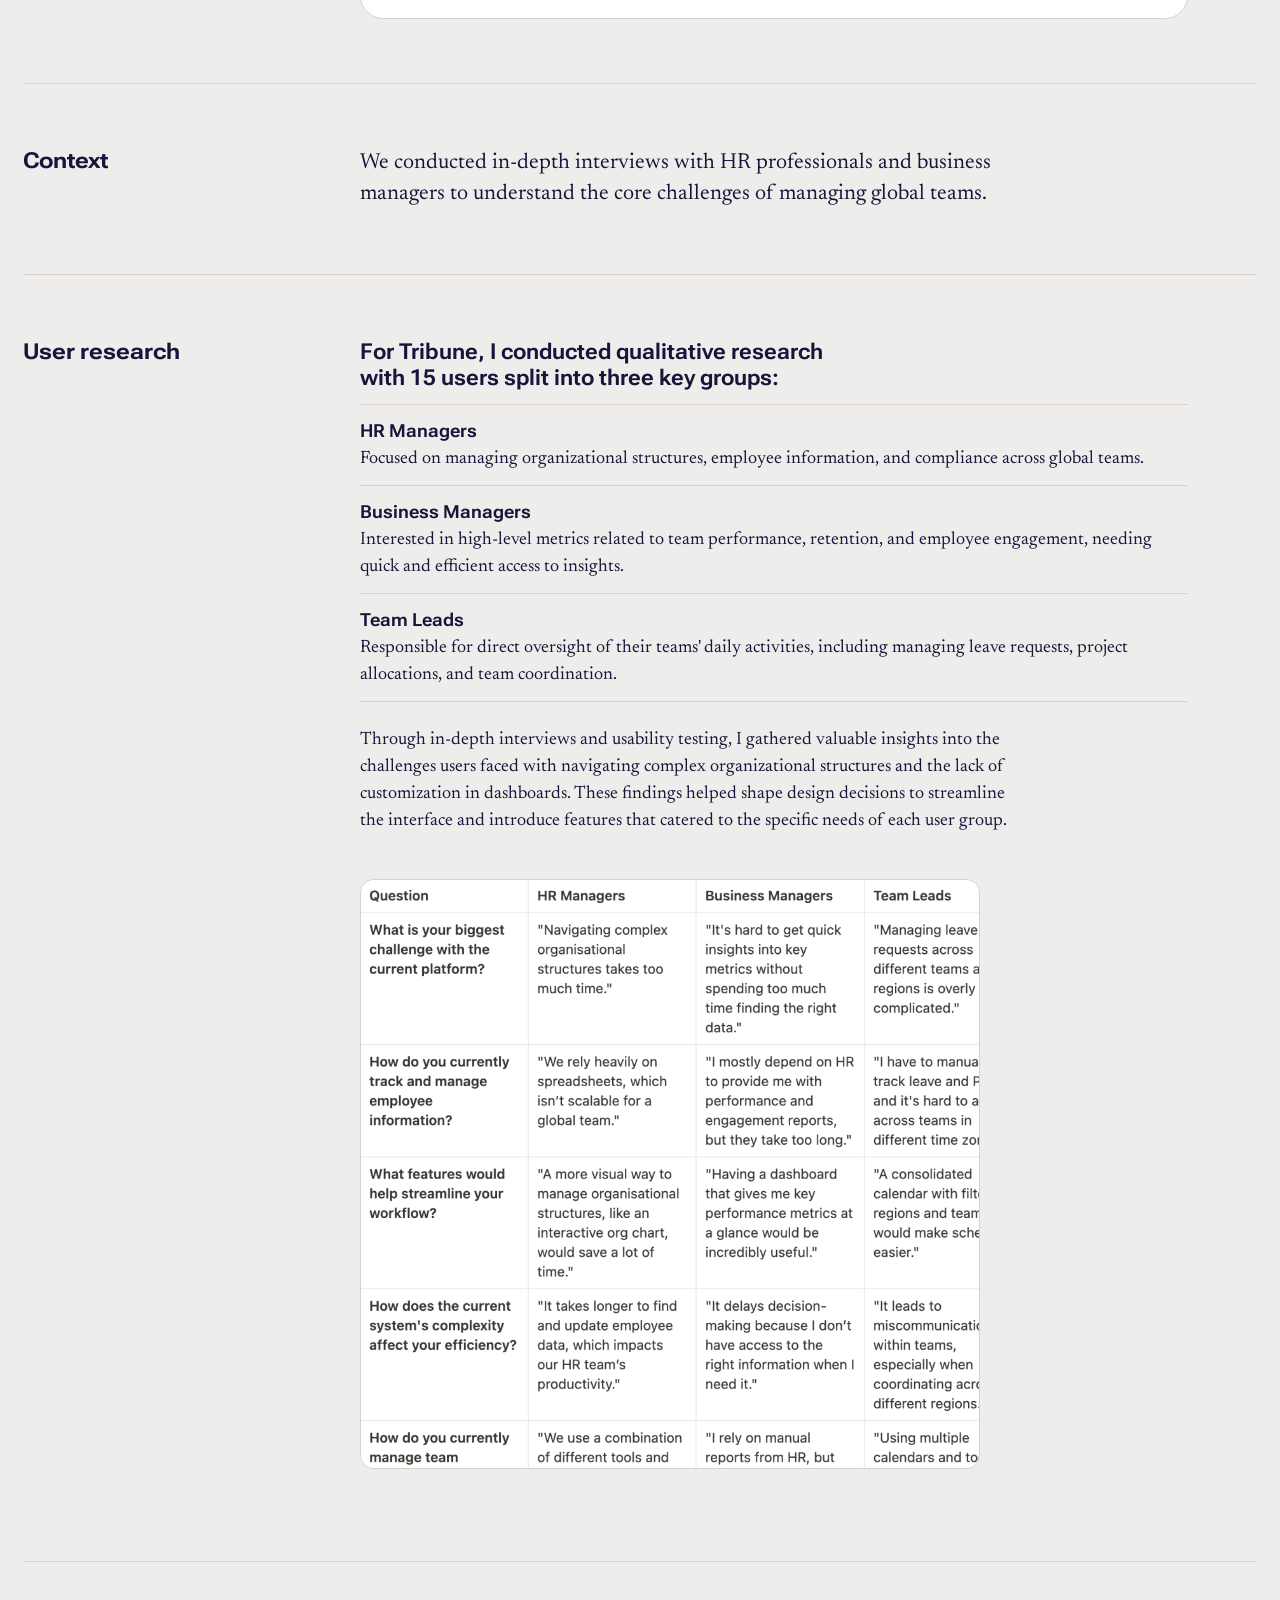
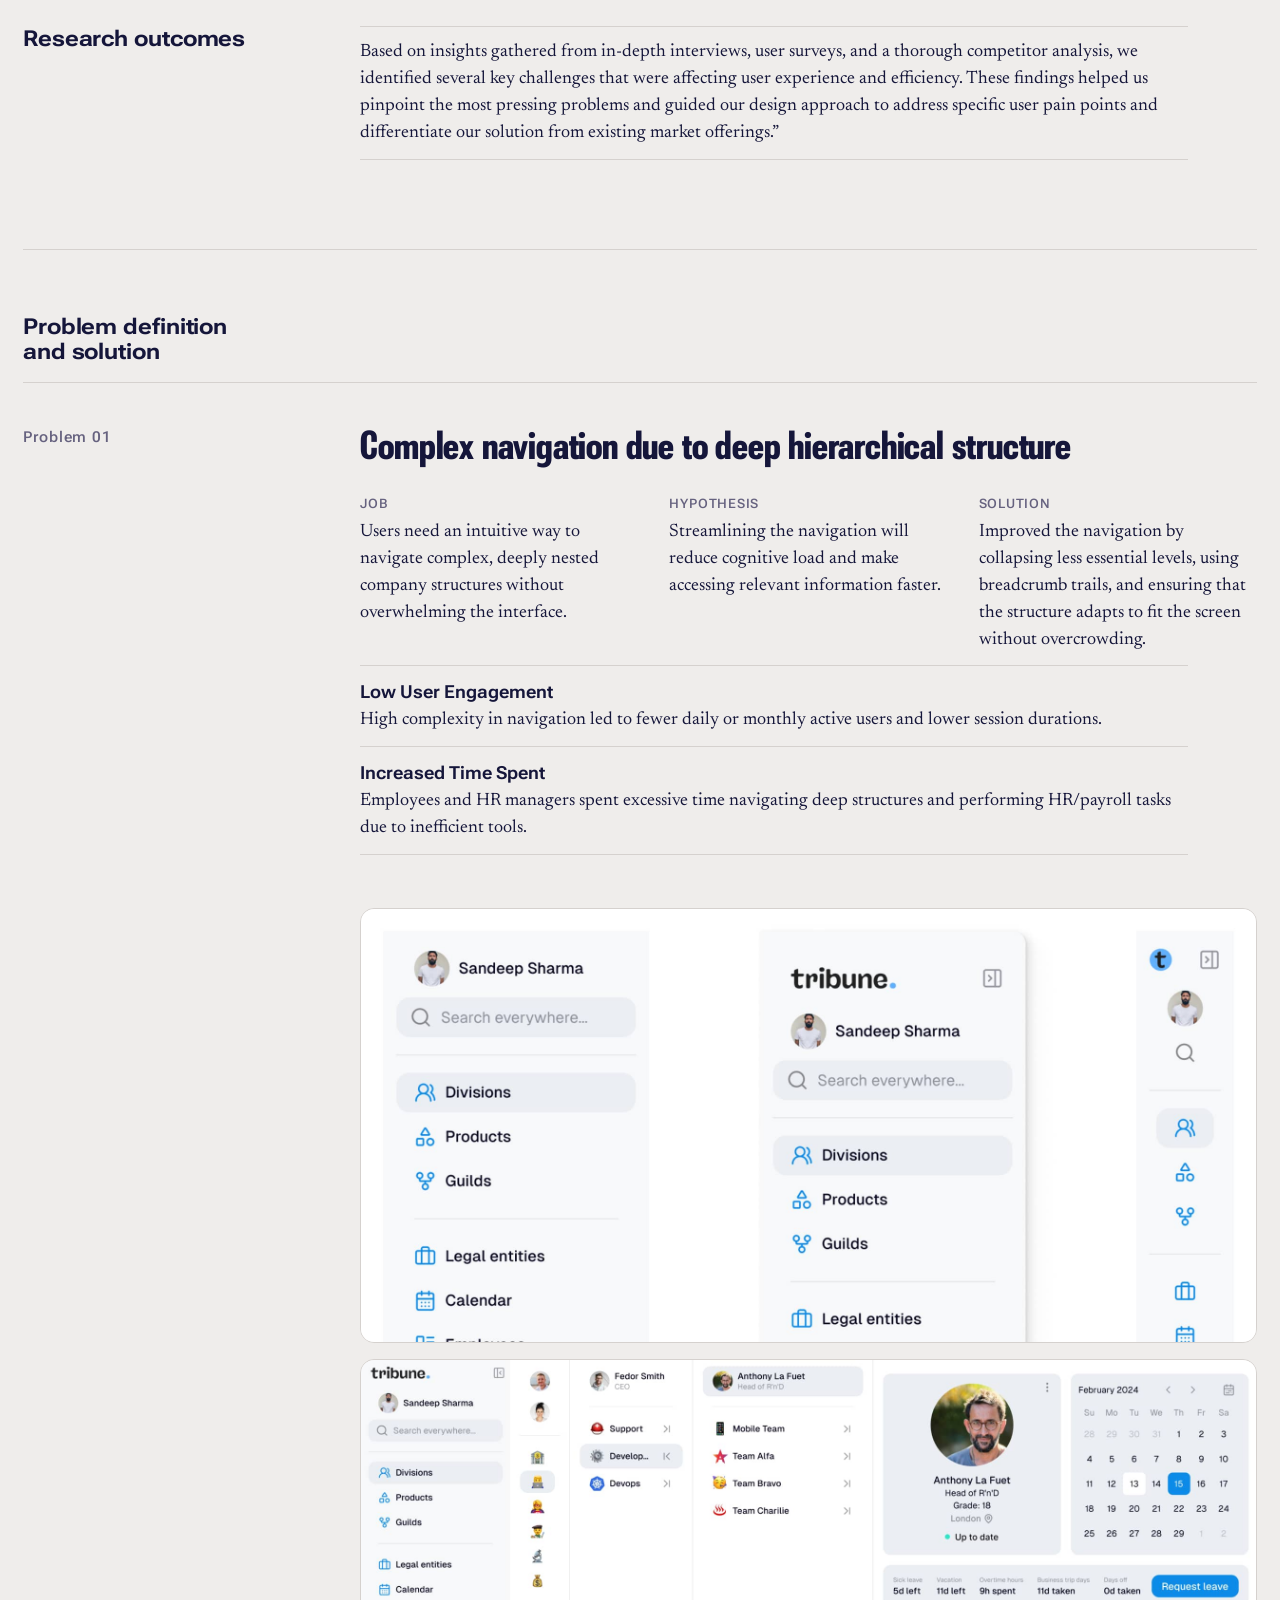
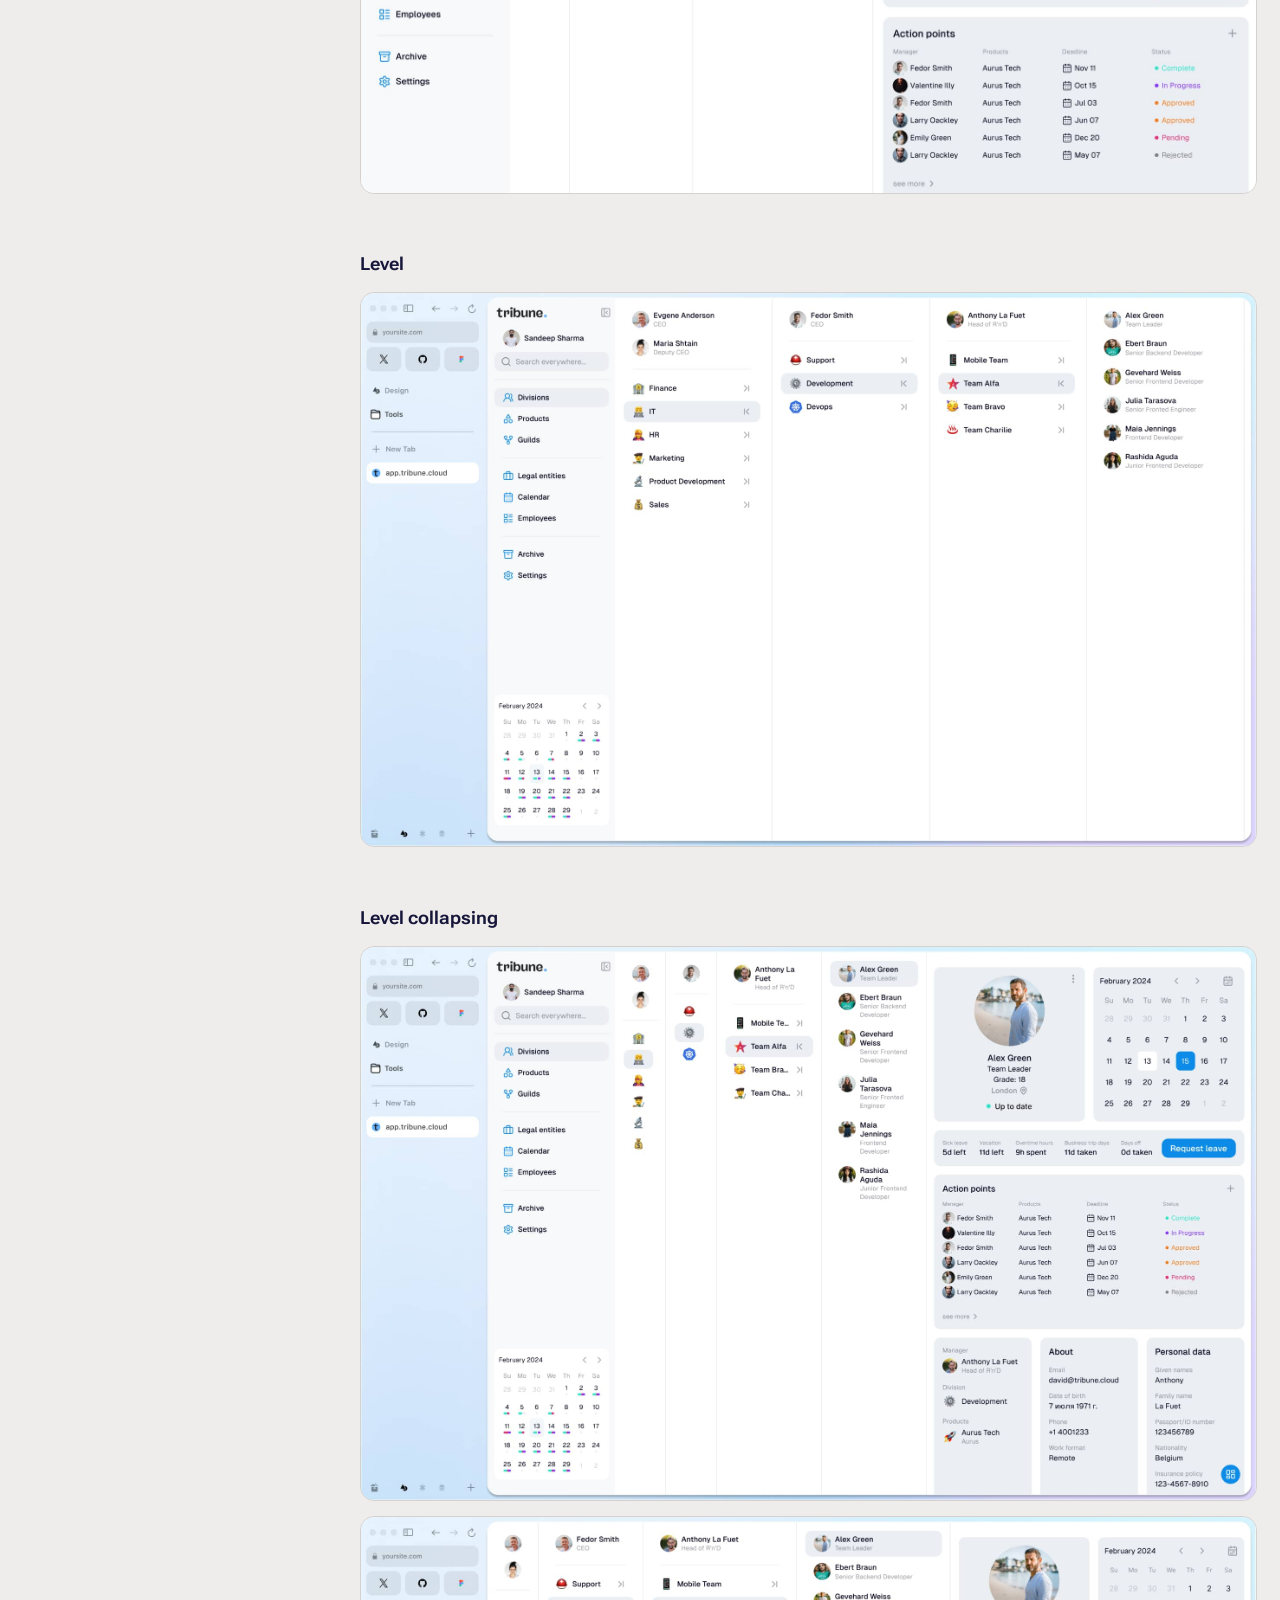
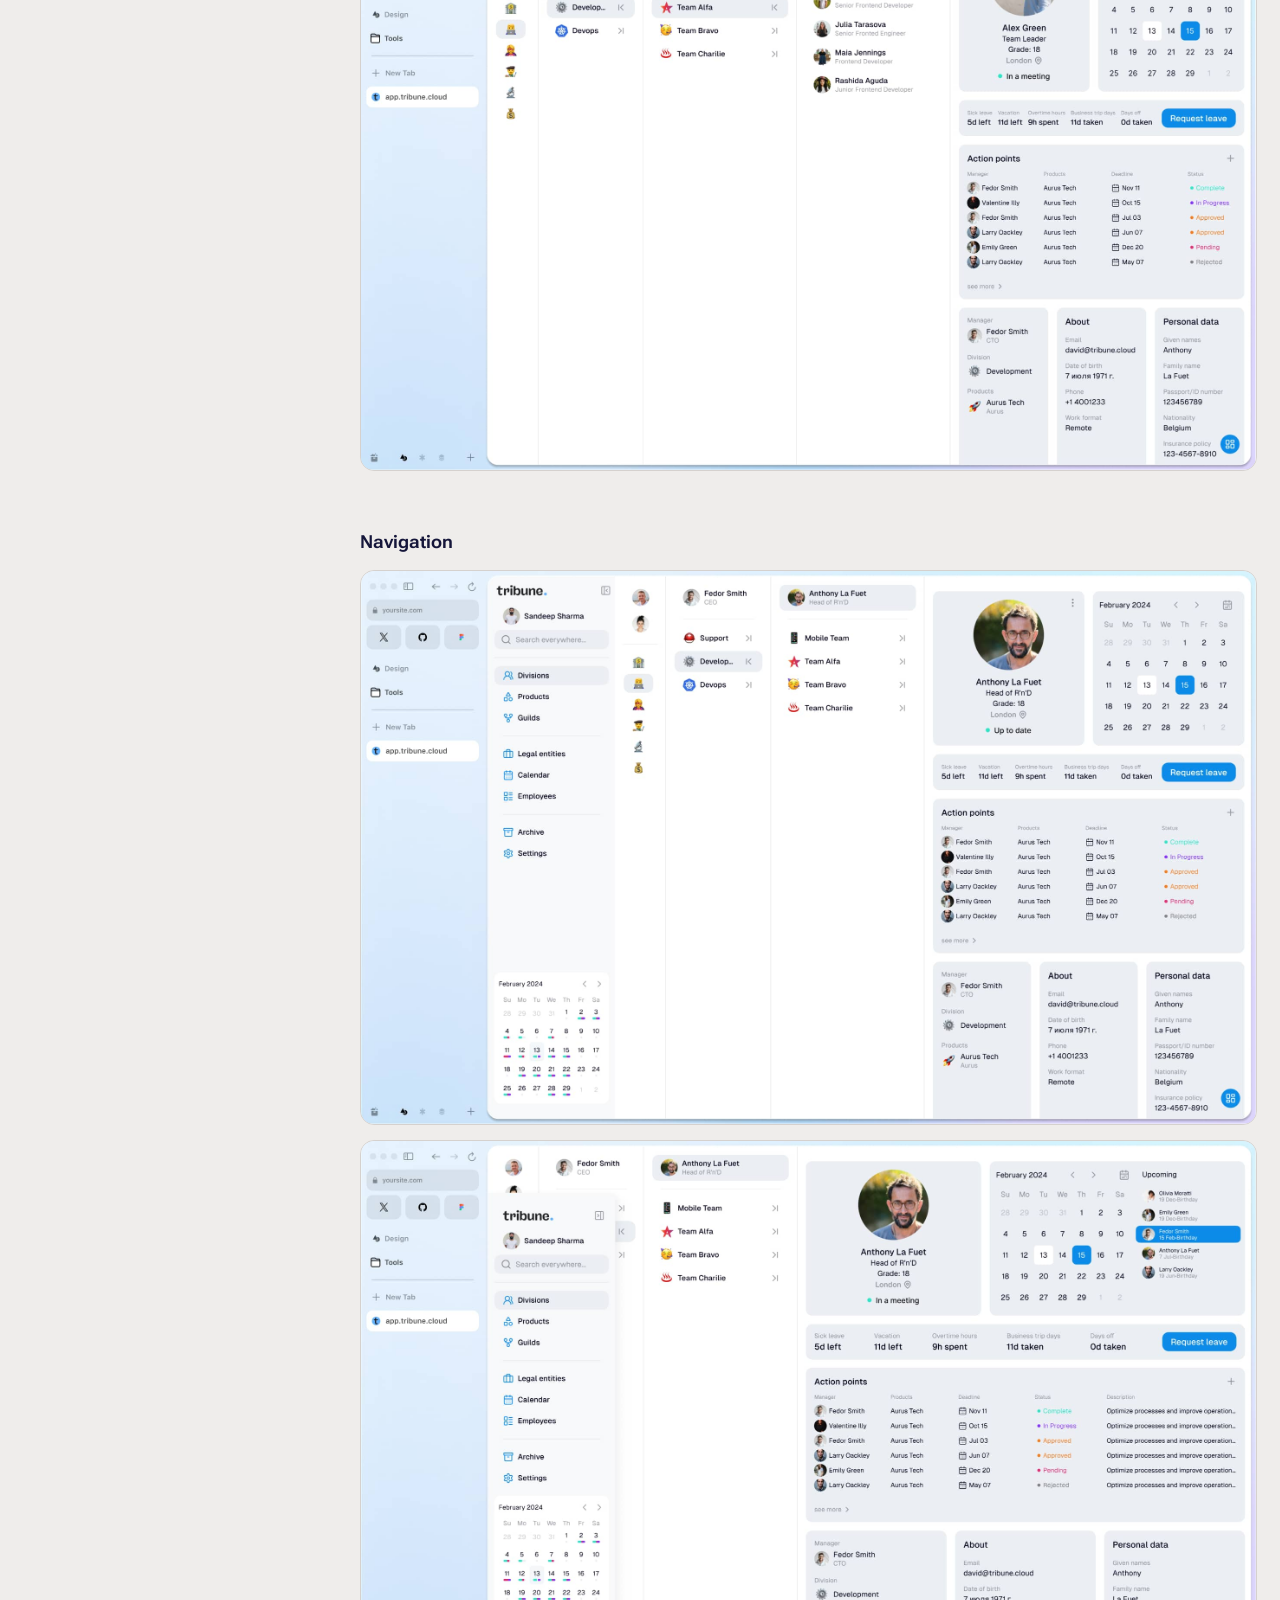
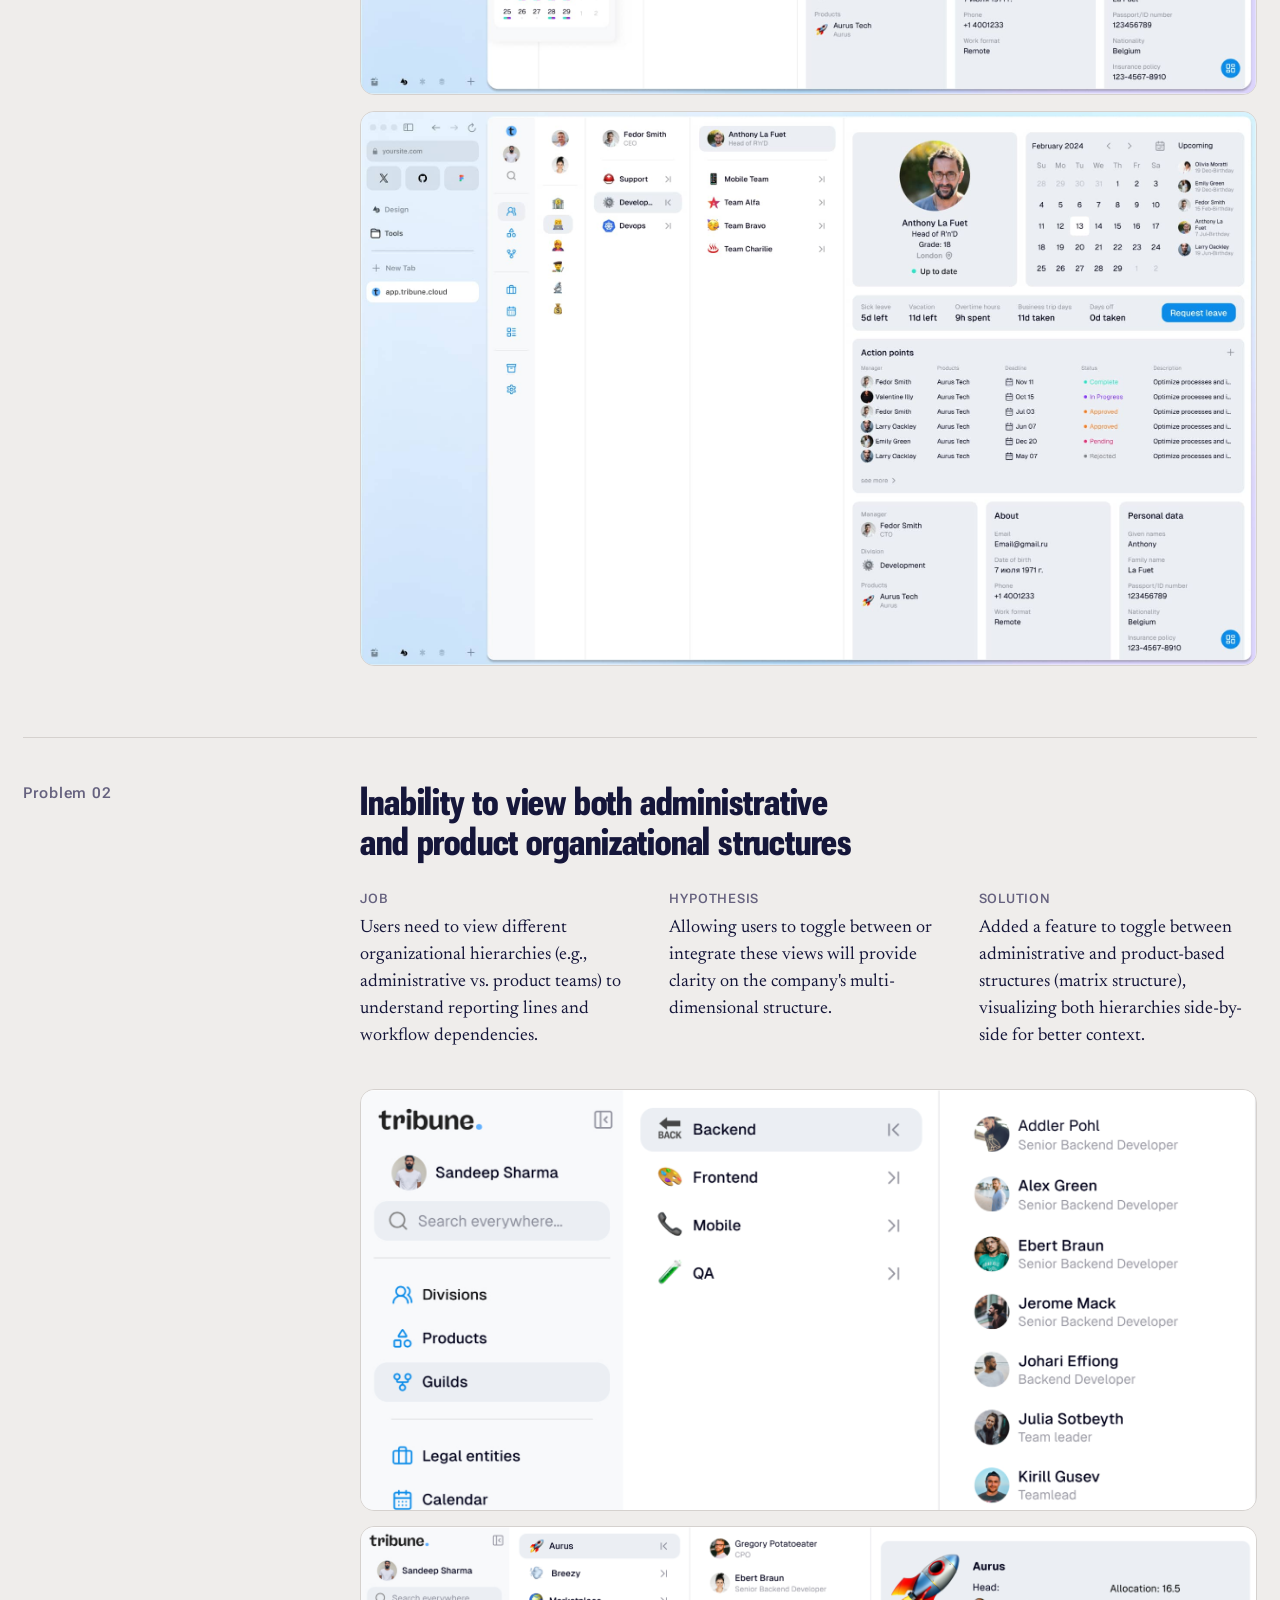
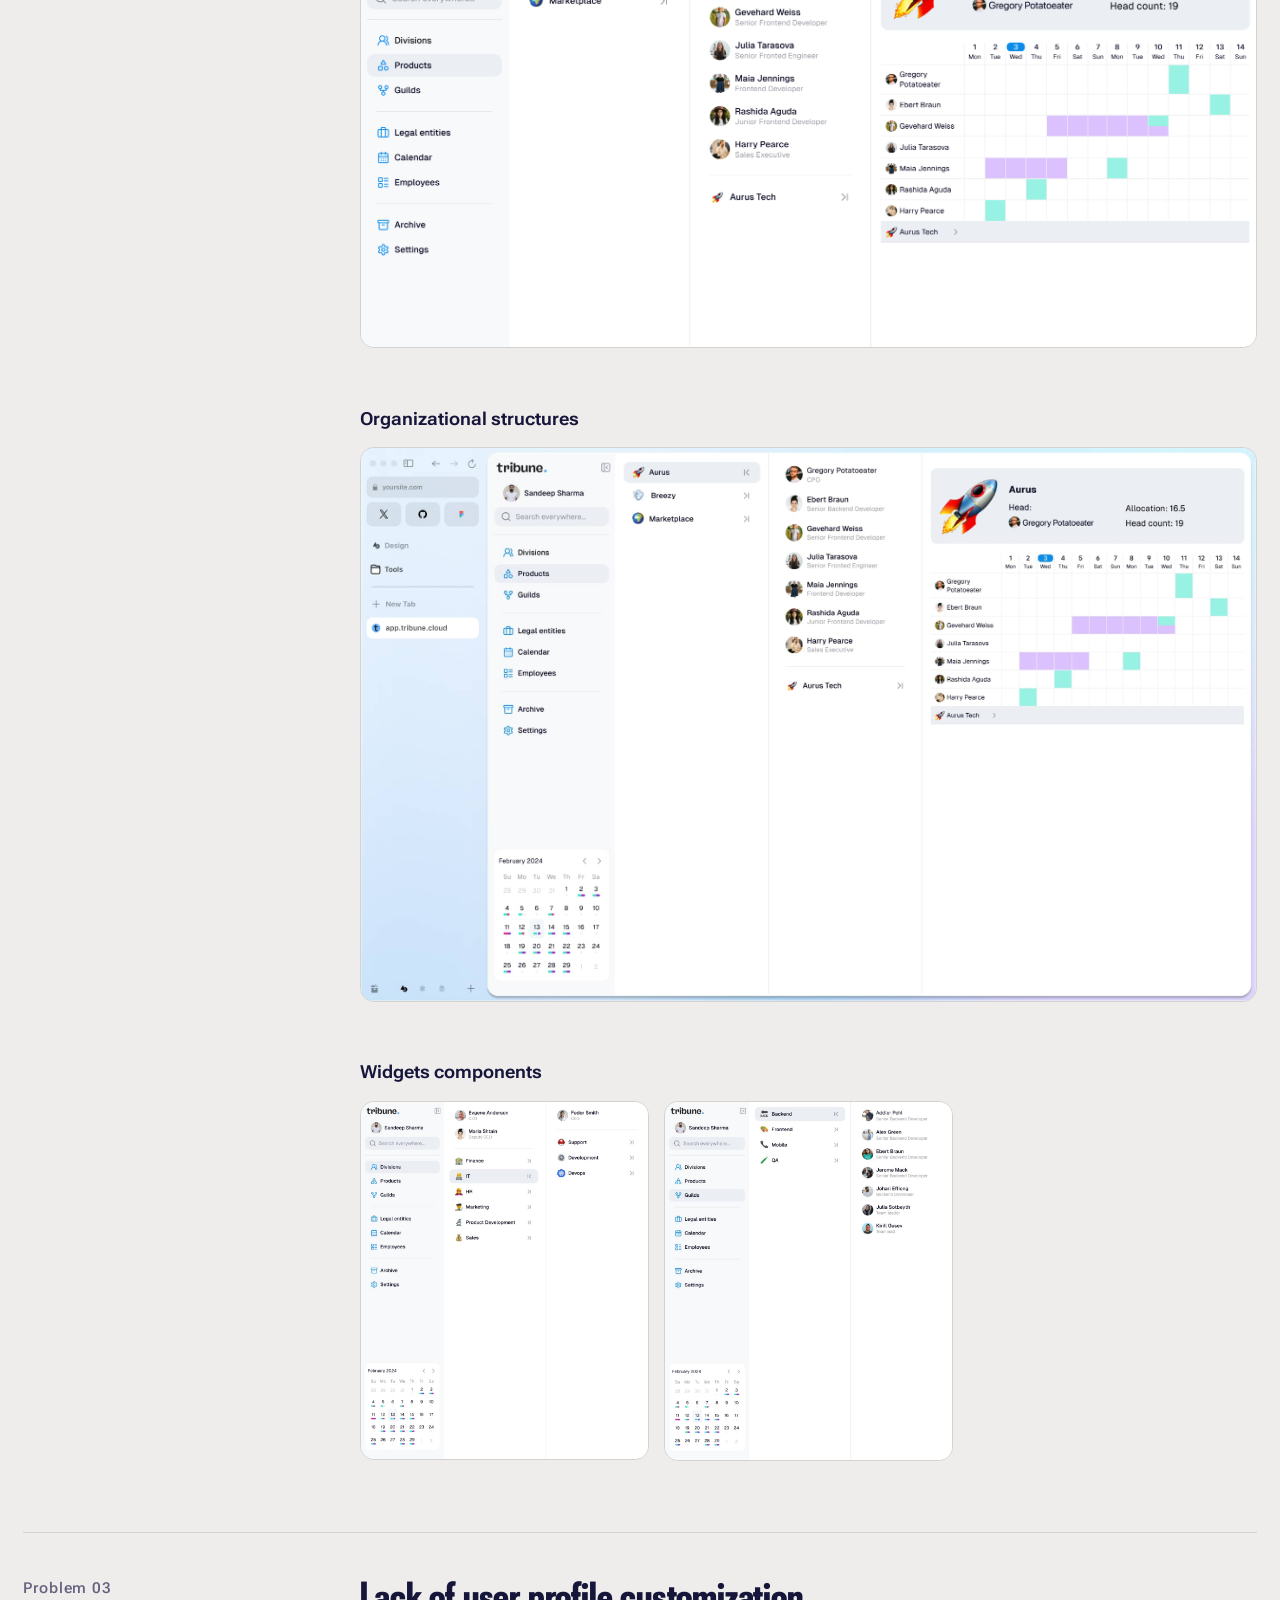
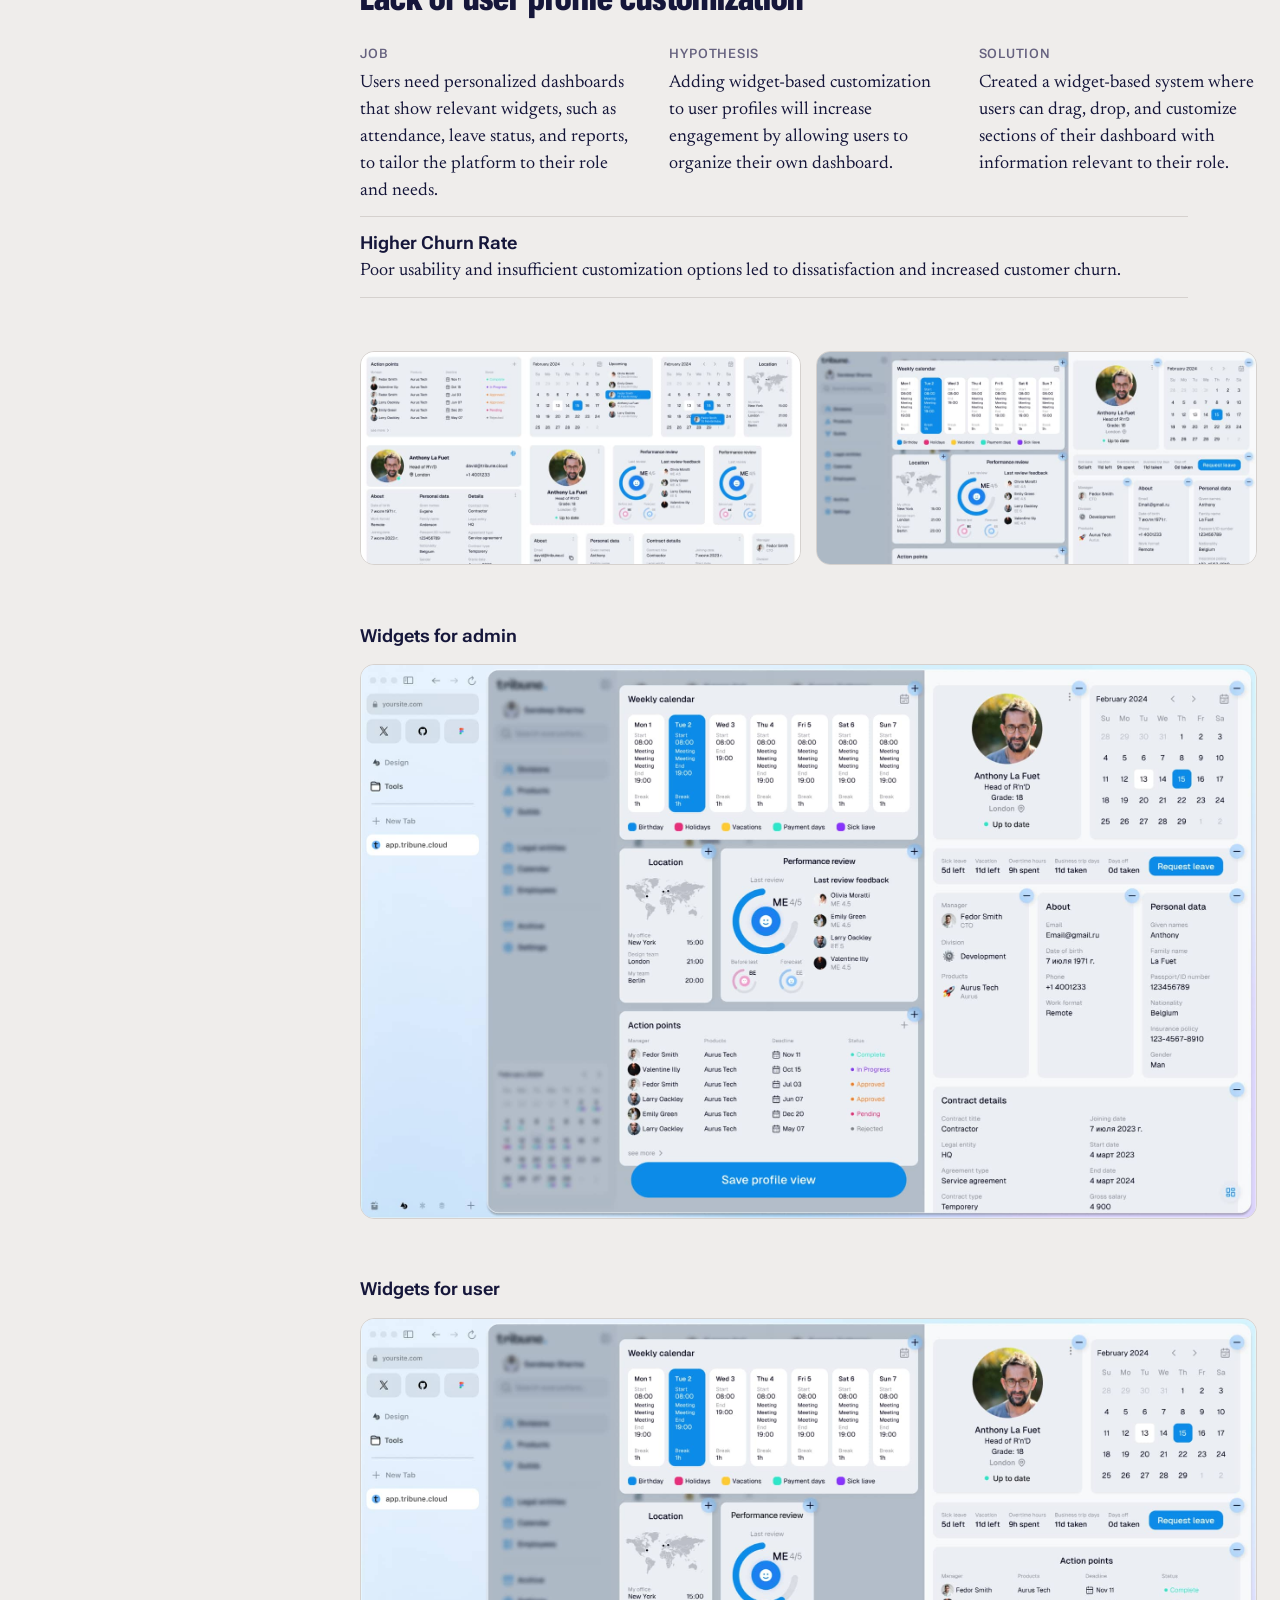
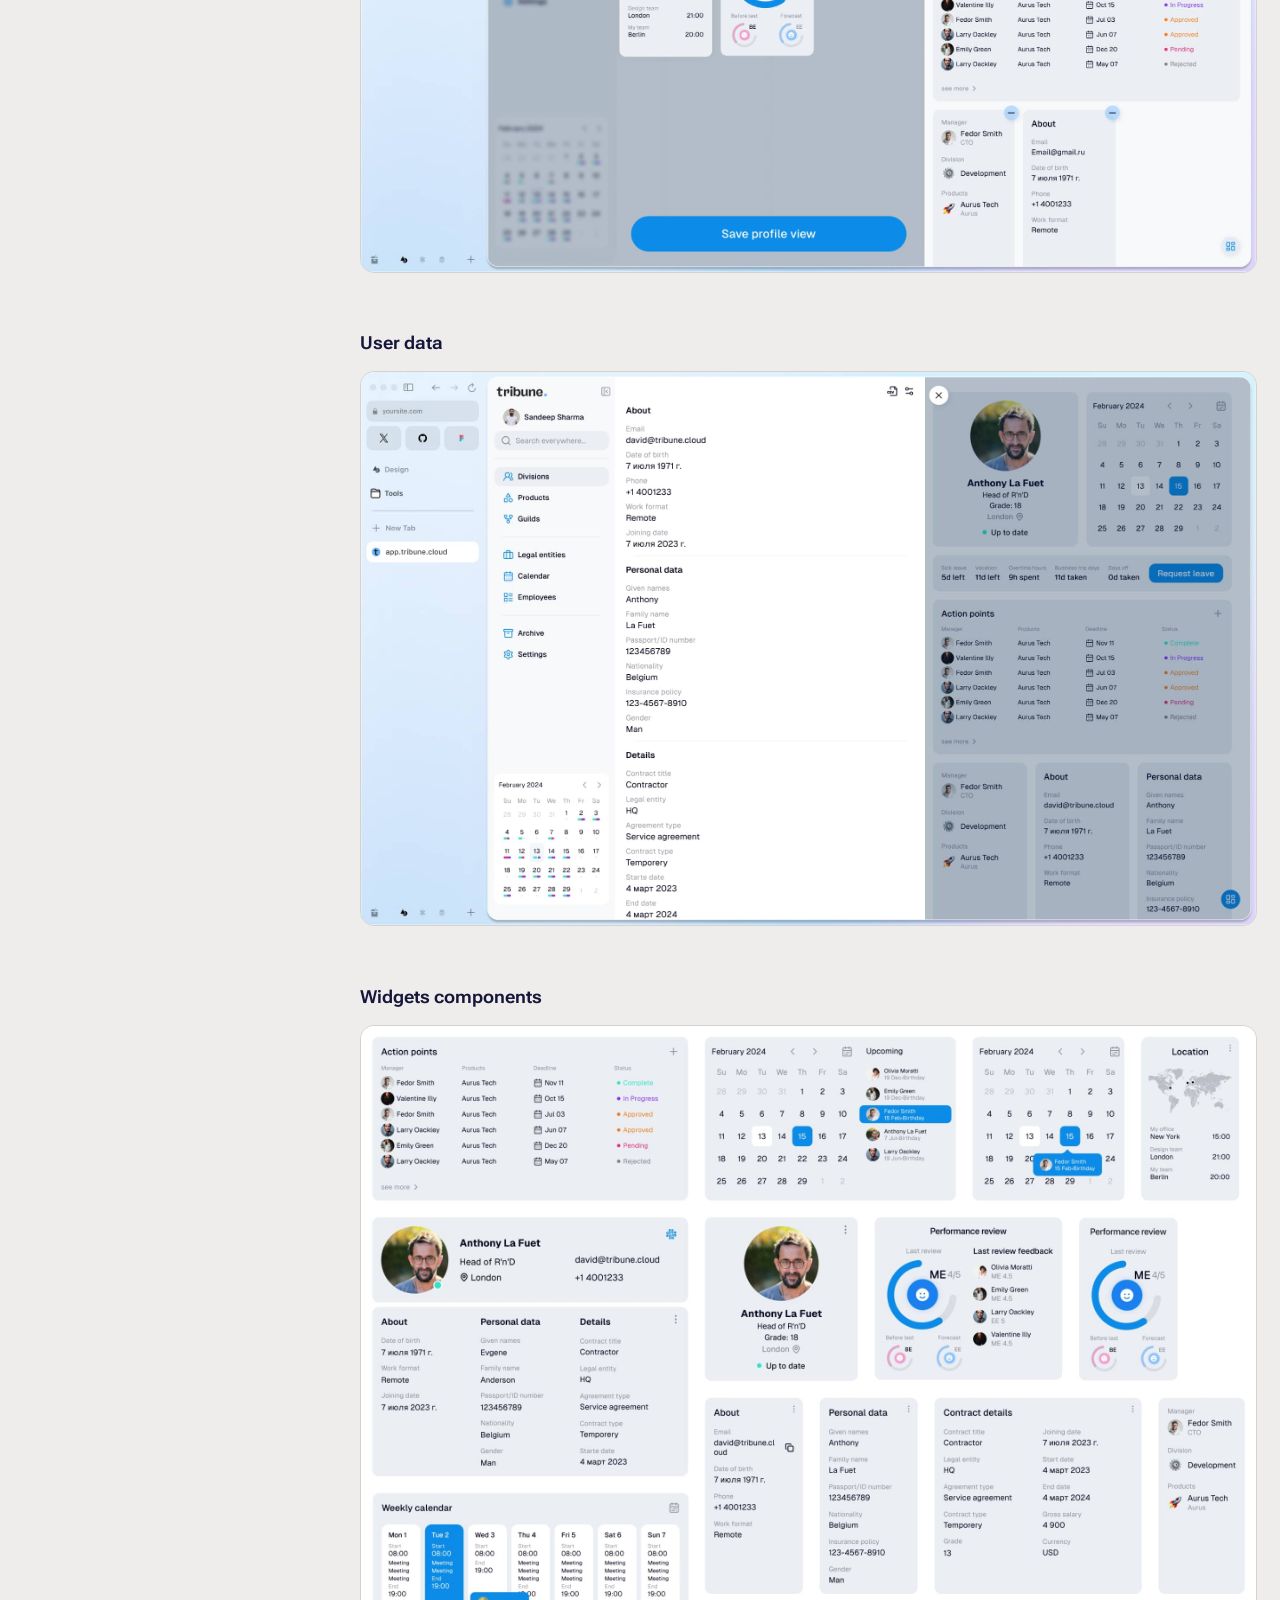
<file: case-tribune.html>
<!doctype html>
<html lang="en">
<head>
<meta charset="utf-8">
<meta name="viewport" content="width=device-width, initial-scale=1, viewport-fit=cover">
<title>Tribune case study, Liza Chuiko</title>
<meta name="description" content="Tribune case study by Liza Chuiko. Navigation improvements and custom profile boost user engagement by 30% and increase NPS by 15 Points">
<link rel="canonical" href="https://lizachuiko.github.io/case-tribune.html">
<meta property="og:type" content="article">
<meta property="og:url" content="https://lizachuiko.github.io/case-tribune.html">
<meta property="og:title" content="Tribune case study, Liza Chuiko">
<meta property="og:description" content="Navigation improvements and custom profile boost user engagement by 30% and increase NPS by 15 Points">
<meta property="og:image" content="https://lizachuiko.github.io/assets/cases/tribune/01-tribune-dashboard.jpg">
<meta name="twitter:card" content="summary_large_image">
<link rel="preconnect" href="https://fonts.googleapis.com">
<link rel="preconnect" href="https://fonts.gstatic.com" crossorigin>
<link rel="stylesheet" href="https://fonts.googleapis.com/css2?family=Newsreader:ital,opsz,wght@0,6..72,300..700;1,6..72,300..700&family=Roboto+Flex:opsz,wdth,wght@8..144,25..151,100..1000&display=swap">
<link rel="stylesheet" href="assets/case.css">
</head>
<body>

<header class="wrap bar">
  <a class="chip" href="./">← Liza Chuiko</a>
  <nav aria-label="Site">
    <a class="chip" href="./#work">Work</a>
    <a class="chip" href="./#about">About</a>
    <a class="chip" href="./#contact">Contact</a>
  </nav>
</header>

<main class="wrap">
<article>
<header class="case-head">
  <ul class="tags"><li>B2B</li><li>HR Platform</li><li>CRM</li><li>SAAS</li><li>Web platform</li></ul>
  <h1>Navigation improvements and custom profile boost user engagement by 30% and increase NPS by 15 Points</h1>
  <dl class="facts">
    <div><dt>Company</dt><dd><a href="https://www.tribune.cloud/" target="_blank" rel="noopener">Tribune.cloud</a></dd></div>
    <div><dt>Role</dt><dd>Senior Product Designer</dd></div>
    <div><dt>Years</dt><dd>2023 to 2024</dd></div>
  </dl>
</header>

<figure class="lead"><img src="assets/cases/tribune/01-tribune-dashboard.jpg" width="996" height="616" alt="Tribune: the finished product"></figure>
<dl class="stats stats--top"><div><dt>30%</dt><dd class="stat__label">User Engagement</dd></div><div><dt>20%</dt><dd class="stat__label">Time Savings</dd></div><div><dt>15pt</dt><dd class="stat__label">Customer Retention</dd></div><div><dt>12%</dt><dd class="stat__label">Compliance Rate</dd></div></dl>

<section class="row" aria-labelledby="toc-h">
<h2 id="toc-h">Contents</h2>
<ol class="toc"><li><a href="#about">About Tribune</a></li><li><a href="#my-role">My role</a></li><li><a href="#context">Context</a></li><li><a href="#user-research">User research</a></li><li><a href="#research-outcomes">Research outcomes</a></li><li><a href="#problem-definition-and-solution">Problem definition and solution</a></li><li><a href="#results-and-metrics">Results and Metrics</a></li><li><a href="#challenges-overcome">Challenges Overcome</a></li><li><a href="#future-improvements">Future Improvements</a></li></ol>
</section>

<section class="row" id="about" aria-labelledby="about-h">
<h2 id="about-h">About Tribune</h2>
<p class="lede">Tribune is an HR platform designed for global remote teams, offering tools to manage organizational structures, track PTO and vacations, handle employee files, and streamline contracts and access control</p><figure class="shots"><img src="assets/cases/tribune/02-tribune-about-company.jpg" width="1208" height="576" alt="Tribune in numbers" loading="lazy" decoding="async"></figure>
</section>

<section class="row" id="my-role" aria-labelledby="my-role-h">
<h2 id="my-role-h">My role</h2>
<p class="lede">As a Senior Product Designer, I worked with the CEO, CTO, and a mid-level designer to shape Tribune.cloud.</p>
<p>My responsibilities included:</p>
<ul class="list"><li>Leading the design vision, collaborating with the engineering and product team</li><li>Collect requirements from HR and business stakeholders</li><li>Conducted in-depth research with users</li></ul>
<p class="label">Team</p><ul class="team"><li class="chip">Senior Product Designer</li><li class="chip">CEO</li><li class="chip">CTO</li><li class="chip">Mid-level designer</li></ul>
<figure class="quote"><blockquote><p>In her role Elizaveta played a pivotal part in leading the design efforts for our HR platform aimed at managing global distributed teams. Her strategic approach to improving navigation and user customisation features resulted in increase in user engagement and boost in our NPS. Through her innovative design solutions, she significantly enhanced the user experience for both HR professionals and employees, ensuring our platform remains a critical tool for managing teams across multiple regions.</p></blockquote><figcaption><img src="assets/cases/tribune/03-image.png" width="144" height="144" alt="" loading="lazy" decoding="async"><span><b>Eugene Sugrobov</b>Founder &amp; CEO Tribune Cloud</span></figcaption></figure>
</section>

<section class="row" id="context" aria-labelledby="context-h">
<h2 id="context-h">Context</h2>
<p class="lede">We conducted in-depth interviews with HR professionals and business managers to understand the core challenges of managing global teams.</p>
</section>

<section class="row" id="user-research" aria-labelledby="user-research-h">
<h2 id="user-research-h">User research</h2>
<h3>For Tribune, I conducted qualitative research with 15 users split into three key groups:</h3>
<ul class="list"><li><strong>HR Managers</strong>Focused on managing organizational structures, employee information, and compliance across global teams.</li><li><strong>Business Managers</strong>Interested in high-level metrics related to team performance, retention, and employee engagement, needing quick and efficient access to insights.</li><li><strong>Team Leads</strong>Responsible for direct oversight of their teams' daily activities, including managing leave requests, project allocations, and team coordination.</li></ul>
<p>Through in-depth interviews and usability testing, I gathered valuable insights into the challenges users faced with navigating complex organizational structures and the lack of customization in dashboards. These findings helped shape design decisions to streamline the interface and introduce features that catered to the specific needs of each user group.</p>
<figure class="shots shots--plain"><img src="assets/cases/tribune/04-research-fragment.png" width="972" height="924" alt="Tribune. research fragment" loading="lazy" decoding="async"></figure>
</section>

<section class="row" id="research-outcomes" aria-labelledby="research-outcomes-h">
<h2 id="research-outcomes-h">Research outcomes</h2>
<ul class="list"><li>Based on insights gathered from in-depth interviews, user surveys, and a thorough competitor analysis, we identified several key challenges that were affecting user experience and efficiency. These findings helped us pinpoint the most pressing problems and guided our design approach to address specific user pain points and differentiate our solution from existing market offerings.”</li></ul>
</section>

<section class="row" id="problem-definition-and-solution" aria-labelledby="problem-definition-and-solution-h">
<h2 id="problem-definition-and-solution-h">Problem definition and solution</h2>
<article class="problem"><div class="problem__head"><p class="problem__n">Problem 01</p></div><h3>Complex navigation due to deep hierarchical structure</h3><dl class="jhs"><div><dt>Job</dt><dd>Users need an intuitive way to navigate complex, deeply nested company structures without overwhelming the interface.</dd></div><div><dt>Hypothesis</dt><dd>Streamlining the navigation will reduce cognitive load and make accessing relevant information faster.</dd></div><div><dt>Solution</dt><dd>Improved the navigation by collapsing less essential levels, using breadcrumb trails, and ensuring that the structure adapts to fit the screen without overcrowding.</dd></div></dl><ul class="list"><li><strong>Low User Engagement</strong>High complexity in navigation led to fewer daily or monthly active users and lower session durations.</li><li><strong>Increased Time Spent</strong>Employees and HR managers spent excessive time navigating deep structures and performing HR/payroll tasks due to inefficient tools.</li></ul>
<figure class="shots"><img src="assets/cases/tribune/05-tribune-dashboard.jpg" width="1884" height="912" alt="tribune dashboard" loading="lazy" decoding="async"><img src="assets/cases/tribune/06-tribune-dashboard.jpg" width="1884" height="912" alt="tribune dashboard" loading="lazy" decoding="async"></figure>
<figure class="shots"><figcaption>Level</figcaption><img src="assets/cases/tribune/07-level-dashboard.jpg" width="2066" height="1277" alt="Tribune. level dashboard" loading="lazy" decoding="async"></figure>
<figure class="shots"><figcaption>Level collapsing</figcaption><img src="assets/cases/tribune/08-level-collapsing-dashboard.jpg" width="2066" height="1277" alt="Tribune. level collapsing dashboard" loading="lazy" decoding="async"><img src="assets/cases/tribune/09-dashboard.jpg" width="2066" height="1277" alt="Tribune. Level collapsing: dashboard" loading="lazy" decoding="async"></figure>
<figure class="shots"><figcaption>Navigation</figcaption><img src="assets/cases/tribune/10-navigation-dashboard.jpg" width="2066" height="1277" alt="Tribune. navigation dashboard" loading="lazy" decoding="async"><img src="assets/cases/tribune/11-navigation-dashboard.jpg" width="2066" height="1277" alt="Tribune. navigation dashboard" loading="lazy" decoding="async"><img src="assets/cases/tribune/12-navigation-dashboard.jpg" width="2066" height="1277" alt="Tribune. navigation dashboard" loading="lazy" decoding="async"></figure></article>
<article class="problem"><div class="problem__head"><p class="problem__n">Problem 02</p></div><h3>Inability to view both administrative and product organizational structures</h3><dl class="jhs"><div><dt>Job</dt><dd>Users need to view different organizational hierarchies (e.g., administrative vs. product teams) to understand reporting lines and workflow dependencies.</dd></div><div><dt>Hypothesis</dt><dd>Allowing users to toggle between or integrate these views will provide clarity on the company's multi-dimensional structure.</dd></div><div><dt>Solution</dt><dd>Added a feature to toggle between administrative and product-based structures (matrix structure), visualizing both hierarchies side-by-side for better context.</dd></div></dl><figure class="shots"><img src="assets/cases/tribune/13-tribune-dashboard.jpg" width="1884" height="885" alt="tribune dashboard" loading="lazy" decoding="async"><img src="assets/cases/tribune/14-tribune-dashboard.jpg" width="1884" height="885" alt="tribune dashboard" loading="lazy" decoding="async"></figure>
<figure class="shots"><figcaption>Organizational structures</figcaption><img src="assets/cases/tribune/15-organizational-structures-dashbo.jpg" width="2066" height="1277" alt="Tribune. Organizational structures dashboard" loading="lazy" decoding="async"></figure>
<figure class="shots shots--pair"><figcaption>Widgets components</figcaption><img src="assets/cases/tribune/16-widgets-dashboard.jpg" width="1006" height="1254" alt="Tribune. Widgets components: widgets dashboard" loading="lazy" decoding="async"><img src="assets/cases/tribune/17-widgets-components.jpg" width="1004" height="1254" alt="Tribune. widgets components" loading="lazy" decoding="async"></figure></article>
<article class="problem"><div class="problem__head"><p class="problem__n">Problem 03</p></div><h3>Lack of user profile customization</h3><dl class="jhs"><div><dt>Job</dt><dd>Users need personalized dashboards that show relevant widgets, such as attendance, leave status, and reports, to tailor the platform to their role and needs.</dd></div><div><dt>Hypothesis</dt><dd>Adding widget-based customization to user profiles will increase engagement by allowing users to organize their own dashboard.</dd></div><div><dt>Solution</dt><dd>Created a widget-based system where users can drag, drop, and customize sections of their dashboard with information relevant to their role.</dd></div></dl><ul class="list"><li><strong>Higher Churn Rate</strong>Poor usability and insufficient customization options led to dissatisfaction and increased customer churn.</li></ul>
<figure class="shots shots--pair"><img src="assets/cases/tribune/18-problem-3-dashboard.jpg" width="942" height="456" alt="Tribune. problem 3 dashboard" loading="lazy" decoding="async"><img src="assets/cases/tribune/19-problem-3-dashboard.jpg" width="942" height="456" alt="Tribune. problem 3 dashboard" loading="lazy" decoding="async"></figure>
<figure class="shots"><figcaption>Widgets for admin</figcaption><img src="assets/cases/tribune/20-widgets-for-admin.jpg" width="2066" height="1277" alt="Tribune. Widgets for admin" loading="lazy" decoding="async"></figure>
<figure class="shots"><figcaption>Widgets for user</figcaption><img src="assets/cases/tribune/21-widgets-for-user.jpg" width="2066" height="1277" alt="Tribune. Widgets for user" loading="lazy" decoding="async"></figure>
<figure class="shots"><figcaption>User data</figcaption><img src="assets/cases/tribune/22-user-data.jpg" width="2066" height="1277" alt="Tribune. User data" loading="lazy" decoding="async"></figure>
<figure class="shots"><figcaption>Widgets components</figcaption><img src="assets/cases/tribune/23-widgets-components.jpg" width="2012" height="1546" alt="Tribune. Widgets components" loading="lazy" decoding="async"></figure></article>
<article class="problem"><div class="problem__head"><p class="problem__n">Problem 04</p></div><h3>Inflexible calendar and lack of filtering for teams in multiple countries</h3><dl class="jhs"><div><dt>Job</dt><dd>Users need a flexible calendar with country-specific filters to manage different time zones, national holidays, and company-wide schedules.</dd></div><div><dt>Hypothesis</dt><dd>Adding customizable filters and layouts will improve how teams across different regions coordinate holidays and project timelines.</dd></div><div><dt>Solution</dt><dd>Introduced advanced filters for countries and teams, multiple calendar layouts (e.g., day, week, month), and a view that shows both employee roles and regional holidays for seamless team scheduling.</dd></div></dl><ul class="list"><li><strong>Inaccuracies in Compliance</strong>The lack of structured views and complex calendars resulted in frequent payroll or compliance-related errors.</li></ul>
<figure class="shots shots--pair"><img src="assets/cases/tribune/24-problem-4-dashboard.jpg" width="942" height="428" alt="Tribune. problem 4 dashboard" loading="lazy" decoding="async"><img src="assets/cases/tribune/25-problem-4-dashboard.jpg" width="942" height="428" alt="Tribune. problem 4 dashboard" loading="lazy" decoding="async"></figure>
<figure class="shots"><figcaption>Group filter: departments</figcaption><img src="assets/cases/tribune/26-group-filter-departments.jpg" width="2066" height="1277" alt="Tribune. Group filter: departments" loading="lazy" decoding="async"></figure>
<figure class="shots"><figcaption>Group filter: products</figcaption><img src="assets/cases/tribune/27-group-filter-products.jpg" width="2066" height="1277" alt="Tribune. Group filter: products" loading="lazy" decoding="async"></figure>
<figure class="shots"><figcaption>Monthly calendar</figcaption><img src="assets/cases/tribune/28-monthly-calendar.jpg" width="2066" height="1277" alt="Tribune. Monthly calendar" loading="lazy" decoding="async"></figure>
<figure class="shots"><figcaption>Filter employees</figcaption><img src="assets/cases/tribune/29-filter-employees.jpg" width="2066" height="1277" alt="Tribune. Filter employees" loading="lazy" decoding="async"></figure></article>
</section>

<section class="row" id="results-and-metrics" aria-labelledby="results-and-metrics-h">
<h2 id="results-and-metrics-h">Results and Metrics</h2>
<p class="lede">We performed usability testing on prototype designs with potential B2B clients to test the ease of use, particularly around navigation and the org chart management system.</p>
<p>The design improvements were initially tested using cohort-based rollouts, focusing on new users.</p>
<p>By gradually introducing the features to targeted groups, we collected valuable insights before scaling them across the platform.</p>
<dl class="stats"><div><dt>30%</dt><dd class="stat__label">User Engagement</dd><dd class="stat__text">Increased daily active users by 30%, with a 25% boost in session duration due to improved navigation and customizable user profiles.</dd></div><div><dt>20%</dt><dd class="stat__label">Time Savings</dd><dd class="stat__text">HR teams reported a 20% reduction in time spent managing team structures and PTO requests, thanks to more intuitive tools.</dd></div><div><dt>15pt</dt><dd class="stat__label">Customer Retention</dd><dd class="stat__text">NPS scores improved by 15 points, and several new clients onboarded after the vacation module update, leading to a 10% increase in overall customer retention.</dd></div><div><dt>12%</dt><dd class="stat__label">Compliance Rate</dd><dd class="stat__text">The new calendar filters and legal documentation systems reduced payroll errors by 12%.</dd></div></dl>
</section>

<section class="row" id="challenges-overcome" aria-labelledby="challenges-overcome-h">
<h2 id="challenges-overcome-h">Challenges Overcome</h2>
<p class="lede">One of the biggest challenges was adapting the product for HR managers and developers who manage matrix structures. Many companies require both administrative and product team visibility, but balancing these views without overwhelming the user was key.</p>
</section>

<section class="row" id="future-improvements" aria-labelledby="future-improvements-h">
<h2 id="future-improvements-h">Future Improvements</h2>
<p class="lede">Moving forward, the onboarding process for new employees is a key area for development.</p>
<p>To improve efficiency, we plan to introduce a linear, automated onboarding flow that will gradually guide new hires through signing documents, completing training modules, and getting access to internal systems.</p>
</section>
</article>

<a class="next" href="case-sberauto.html"><span>Next case</span><b>Sber Auto</b></a>

<footer class="foot">
  <span>© 2026 Liza Chuiko</span>
  <span><a href="./#contact">Contact</a> · <a href="https://www.linkedin.com/in/elizaveta-chuiko-1a038ab4/" target="_blank" rel="noopener">LinkedIn</a></span>
</footer>
</main>
</body>
</html>
</file>
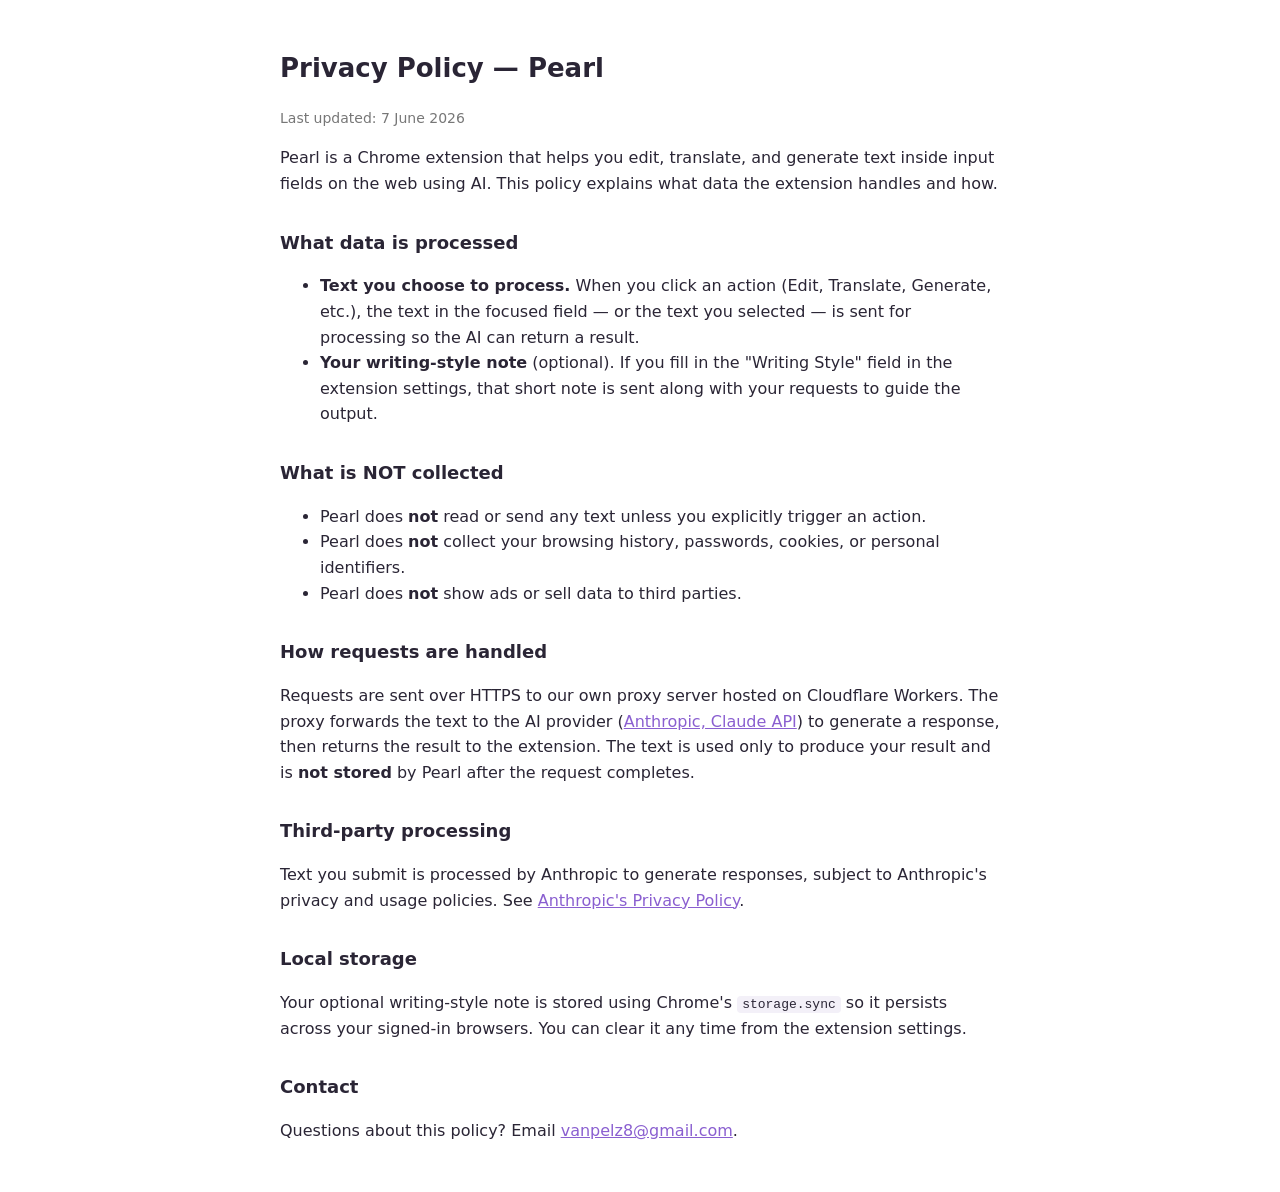
<file: pearl-privacy.html>
<!DOCTYPE html>
<html lang="en">
<head>
  <meta charset="UTF-8" />
  <meta name="viewport" content="width=device-width, initial-scale=1.0" />
  <title>Pearl — Privacy Policy</title>
  <style>
    body { max-width: 720px; margin: 48px auto; padding: 0 20px;
      font-family: -apple-system, system-ui, "Segoe UI", sans-serif;
      color: #2a2535; line-height: 1.6; }
    h1 { font-size: 26px; }
    h2 { font-size: 18px; margin-top: 32px; }
    a { color: #8a5fd0; }
    .muted { color: #777; font-size: 14px; }
    code { background: #f3f0f8; padding: 1px 5px; border-radius: 4px; }
  </style>
</head>
<body>
  <h1>Privacy Policy — Pearl</h1>
  <p class="muted">Last updated: 7 June 2026</p>

  <p>Pearl is a Chrome extension that helps you edit, translate, and generate
  text inside input fields on the web using AI. This policy explains what data
  the extension handles and how.</p>

  <h2>What data is processed</h2>
  <ul>
    <li><strong>Text you choose to process.</strong> When you click an action
    (Edit, Translate, Generate, etc.), the text in the focused field — or the
    text you selected — is sent for processing so the AI can return a result.</li>
    <li><strong>Your writing-style note</strong> (optional). If you fill in the
    "Writing Style" field in the extension settings, that short note is sent
    along with your requests to guide the output.</li>
  </ul>

  <h2>What is NOT collected</h2>
  <ul>
    <li>Pearl does <strong>not</strong> read or send any text unless you
    explicitly trigger an action.</li>
    <li>Pearl does <strong>not</strong> collect your browsing history, passwords,
    cookies, or personal identifiers.</li>
    <li>Pearl does <strong>not</strong> show ads or sell data to third parties.</li>
  </ul>

  <h2>How requests are handled</h2>
  <p>Requests are sent over HTTPS to our own proxy server hosted on Cloudflare
  Workers. The proxy forwards the text to the AI provider
  (<a href="https://www.anthropic.com/" target="_blank">Anthropic, Claude API</a>)
  to generate a response, then returns the result to the extension. The text is
  used only to produce your result and is <strong>not stored</strong> by Pearl
  after the request completes.</p>

  <h2>Third-party processing</h2>
  <p>Text you submit is processed by Anthropic to generate responses, subject to
  Anthropic's privacy and usage policies. See
  <a href="https://www.anthropic.com/legal/privacy" target="_blank">Anthropic's Privacy Policy</a>.</p>

  <h2>Local storage</h2>
  <p>Your optional writing-style note is stored using Chrome's
  <code>storage.sync</code> so it persists across your signed-in browsers. You
  can clear it any time from the extension settings.</p>

  <h2>Contact</h2>
  <p>Questions about this policy? Email
  <a href="mailto:vanpelz8@gmail.com">vanpelz8@gmail.com</a>.</p>
</body>
</html>
</file>
<file: assets/case.css>
/* Case study pages. Same paper, ink and type as the home page:
   wide rows with the section name on the left and the story on the right. */
:root {
  --paper: #EFEDEB;
  --ink: #15163A;
  --mute: #66627F;
  --line: #D5D1CE;
  --signal: #3B2BFF;
  --card: #FFFFFF;

  --display: "Roboto Flex", "Arial Black", "Helvetica Neue", Arial, sans-serif;
  --text: "Newsreader", "Iowan Old Style", Georgia, serif;

  --gutter: clamp(16px, 1.8vw, 28px);
  --pad-l: max(var(--gutter), env(safe-area-inset-left, 0px));
  --pad-r: max(var(--gutter), env(safe-area-inset-right, 0px));
  --col-gap: clamp(16px, 3vw, 48px);
  --step-0: 15px;
  --step-1: 18px;
  --step-2: clamp(20px, 1.7vw, 25px);
  color-scheme: light;
}

*, *::before, *::after { box-sizing: border-box; }
html { scroll-behavior: smooth; }
body {
  margin: 0;
  background: var(--paper);
  color: var(--ink);
  font-family: var(--text);
  font-size: var(--step-1);
  line-height: 1.5;
  -webkit-font-smoothing: antialiased;
  overflow-x: hidden;
}
a { color: inherit; text-underline-offset: 0.2em; text-decoration-thickness: 1px; }
a:hover { color: var(--signal); }
:focus-visible { outline: 2px solid var(--signal); outline-offset: 3px; border-radius: 4px; }
img { max-width: 100%; }
.wrap { padding-left: var(--pad-l); padding-right: var(--pad-r); }

/* ───── Top bar ───── */
.bar {
  display: flex; justify-content: space-between; align-items: center; flex-wrap: wrap; gap: 8px;
  padding-block: var(--gutter);
}
.bar nav { display: flex; gap: 6px; flex-wrap: wrap; }
.chip {
  display: inline-block;
  padding: 0.5em 0.95em 0.52em;
  border-radius: 999px;
  border: 1px solid var(--line);
  color: var(--ink);
  font-family: var(--display);
  font-size: var(--step-0);
  font-variation-settings: "wdth" 104, "wght" 480;
  line-height: 1.2;
  text-decoration: none;
  transition: background-color 0.2s, color 0.2s, border-color 0.2s;
}
a.chip:hover { background: var(--ink); border-color: var(--ink); color: var(--paper); }

/* ───── Head ───── */
.case-head { padding-block: clamp(28px, 5vw, 80px) clamp(24px, 3vw, 44px); }
.tags {
  display: flex; flex-wrap: wrap; gap: 4px 18px;
  margin: 0; padding: 0; list-style: none;
  font-family: var(--display); font-size: var(--step-0);
  font-variation-settings: "wdth" 104, "wght" 480;
  color: var(--mute);
}
h1 {
  margin: 0.28em 0 0.5em;
  max-width: 17em;
  font-family: var(--display);
  font-size: clamp(36px, 6vw, 96px);
  font-weight: 640;
  line-height: 0.95;
  letter-spacing: -0.01em;
  font-variation-settings: "wdth" 46, "wght" 640, "opsz" 144;
  text-wrap: balance;
}
.facts { display: flex; flex-wrap: wrap; gap: 14px clamp(28px, 5vw, 80px); margin: 0; }
.facts dt, .label, .jhs dt {
  font-family: var(--display);
  font-size: 13px;
  font-variation-settings: "wdth" 110, "wght" 560;
  letter-spacing: 0.06em;
  text-transform: uppercase;
  color: var(--mute);
}
.facts dd {
  margin: 2px 0 0;
  font-family: var(--display); font-size: var(--step-1);
  font-variation-settings: "wdth" 112, "wght" 640;
}

.lead {
  margin: 0;
  border-radius: clamp(20px, 2.4vw, 36px);
  overflow: hidden;
  background: var(--card);
  border: 1px solid var(--line);
}
.lead img { display: block; width: 100%; height: auto; max-height: 86svh; object-fit: contain; }

/* ───── Numbers ───── */
.stats {
  display: grid; grid-template-columns: repeat(auto-fit, minmax(190px, 1fr));
  gap: 0 var(--col-gap);
  margin: 0;
}
.stats div { padding-block: clamp(18px, 2.2vw, 30px); border-bottom: 1px solid var(--line); }
.stats dt {
  font-family: var(--display);
  font-size: clamp(34px, 4.4vw, 68px);
  line-height: 1;
  font-variation-settings: "wdth" 110, "wght" 520, "opsz" 144;
  font-variant-numeric: tabular-nums;
  letter-spacing: -0.02em;
}
.stats dd { margin: 0; }
.stats .stat__label {
  margin-top: 0.55em;
  font-family: var(--display); font-size: var(--step-1);
  font-variation-settings: "wdth" 112, "wght" 640;
}
.stats .stat__text { margin-top: 0.3em; color: var(--mute); font-size: var(--step-0); max-width: 26em; text-wrap: pretty; }
.stats--top { margin-top: clamp(8px, 1.4vw, 20px); }
.stats--top div { border-bottom: 0; }

/* ───── Contents ───── */
.toc { margin: 0; padding: 0; list-style: none; columns: 3 14em; column-gap: var(--col-gap); max-width: 60em; }
.toc li { break-inside: avoid; padding-block: 5px; }
.toc a { text-decoration: none; border-bottom: 1px solid var(--line); }
.toc a:hover { border-color: var(--signal); }

/* ───── Rows: name on the left, story on the right ───── */
.row, .problem {
  display: grid; grid-template-columns: minmax(0, 3fr) minmax(0, 9fr);
  column-gap: var(--col-gap);
}
.row { padding-block: clamp(36px, 5vw, 80px); border-top: 1px solid var(--line); scroll-margin-top: 12px; }
.row > *, .problem > * { grid-column: 2; min-width: 0; }
.row > h2, .problem > .problem__head { grid-column: 1; }
.row > .problem { grid-column: 1 / -1; }
h2 {
  margin: 0 0 0.8em;
  font-family: var(--display);
  font-size: var(--step-2);
  font-variation-settings: "wdth" 130, "wght" 700;
  letter-spacing: -0.005em;
  line-height: 1.15;
  text-wrap: balance;
}
p { margin: 0 0 0.9em; max-width: 36em; text-wrap: pretty; }
.row > p:last-child, .problem > p:last-child { margin-bottom: 0; }
.lede { font-size: var(--step-2); line-height: 1.42; max-width: 31em; }
h3 {
  margin: 1.5em 0 0.6em; max-width: 26em;
  font-family: var(--display); font-size: var(--step-2);
  font-variation-settings: "wdth" 112, "wght" 640;
  line-height: 1.2; text-wrap: balance;
}
.row > h3:nth-child(2) { margin-top: 0; }
.label { margin: 1.8em 0 0.5em; }
.row > .label:nth-child(2) { margin-top: 0.4em; }

.list { list-style: none; margin: 0 0 1.4em; padding: 0; border-top: 1px solid var(--line); max-width: 46em; }
.list li { padding-block: 12px; border-bottom: 1px solid var(--line); text-wrap: pretty; }
.list strong {
  display: block; margin-bottom: 2px;
  font-family: var(--display); font-size: var(--step-1); font-weight: 640;
  font-variation-settings: "wdth" 112, "wght" 640;
}

.team { display: flex; flex-wrap: wrap; gap: 6px; margin: 1.4em 0 0; padding: 0; list-style: none; }
.team li:first-child { background: var(--ink); border-color: var(--ink); color: var(--paper); }

/* ───── Screens ───── */
.shots { margin: clamp(18px, 2.2vw, 32px) 0; display: grid; gap: clamp(10px, 1.2vw, 18px); }
.shots--pair { grid-template-columns: repeat(auto-fit, minmax(min(100%, 280px), 1fr)); }
.shots--phones { grid-template-columns: repeat(auto-fill, minmax(150px, 1fr)); }
.shots img {
  display: block; width: 100%; height: auto;
  border-radius: clamp(10px, 1.1vw, 16px);
  border: 1px solid var(--line);
  background: var(--card);
}
.shots figcaption {
  grid-column: 1 / -1;
  font-family: var(--display); font-size: var(--step-1);
  font-variation-settings: "wdth" 112, "wght" 640;
}
.shots--plain img { max-width: 620px; }

/* ───── Problem blocks ───── */
.problem { padding-top: clamp(28px, 3.4vw, 52px); margin-top: clamp(28px, 3.4vw, 52px); border-top: 1px solid var(--line); }
.row > h2 + .problem { margin-top: 0; }
.problem__n {
  margin: 0;
  font-family: var(--display); font-size: var(--step-0);
  font-variation-settings: "wdth" 110, "wght" 560;
  font-variant-numeric: tabular-nums; letter-spacing: 0.06em;
  color: var(--mute);
}
.problem h3 {
  margin: 0 0 0.7em; max-width: 20em;
  font-size: clamp(26px, 3.1vw, 46px);
  line-height: 1;
  letter-spacing: -0.005em;
  font-variation-settings: "wdth" 58, "wght" 660, "opsz" 144;
}
.jhs { display: grid; grid-template-columns: repeat(3, minmax(0, 1fr)); gap: 18px clamp(16px, 2.4vw, 36px); margin: 0 0 0.6em; }
.jhs dd { margin: 6px 0 0; text-wrap: pretty; }

/* ───── Recommendation ───── */
.quote {
  margin: clamp(22px, 2.6vw, 36px) 0 0;
  padding: clamp(20px, 2.4vw, 36px);
  max-width: 46em;
  border-radius: clamp(16px, 1.8vw, 28px);
  background: var(--card);
  border: 1px solid var(--line);
}
.quote blockquote { margin: 0; }
.quote blockquote p { font-size: var(--step-2); line-height: 1.4; max-width: none; }
.quote figcaption { display: flex; align-items: center; gap: 14px; margin-top: 6px; font-size: var(--step-0); color: var(--mute); }
.quote figcaption img { width: 48px; height: 48px; border-radius: 50%; object-fit: cover; flex: none; }
.quote figcaption b {
  display: block; color: var(--ink);
  font-family: var(--display); font-size: var(--step-1); font-weight: 640;
  font-variation-settings: "wdth" 112, "wght" 640;
}

/* ───── Next case and foot ───── */
.next { display: block; padding-block: clamp(28px, 4vw, 64px); border-top: 1px solid var(--line); text-decoration: none; }
.next span { display: block; color: var(--mute); font-family: var(--display); font-size: var(--step-0); font-variation-settings: "wdth" 104, "wght" 480; }
.next b {
  display: block;
  font-family: var(--display);
  font-size: clamp(44px, 9vw, 150px);
  font-weight: 640;
  line-height: 0.92;
  letter-spacing: -0.01em;
  font-variation-settings: "wdth" 38, "wght" 640, "opsz" 144;
  transition: font-variation-settings 0.6s cubic-bezier(0.2, 0.9, 0.25, 1.12), color 0.25s;
}
.next:hover b, .next:focus-visible b { font-variation-settings: "wdth" 96, "wght" 780, "opsz" 144; color: var(--signal); }
.foot {
  display: flex; flex-wrap: wrap; justify-content: space-between; gap: 8px 24px;
  padding-block: 16px clamp(32px, 4vw, 56px);
  border-top: 1px solid var(--line);
  color: var(--mute); font-size: var(--step-0);
}

@media (max-width: 760px) {
  .row, .problem { grid-template-columns: minmax(0, 1fr); }
  .row > *, .problem > *, .row > h2, .problem > .problem__head { grid-column: 1; }
  .jhs { grid-template-columns: minmax(0, 1fr); }
  .problem h3 { margin-top: 0.2em; }
  .next b { font-variation-settings: "wdth" 60, "wght" 700, "opsz" 144; }
}
@media (prefers-reduced-motion: reduce) {
  html { scroll-behavior: auto; }
  .next b, .chip { transition: none; }
}
</file>
